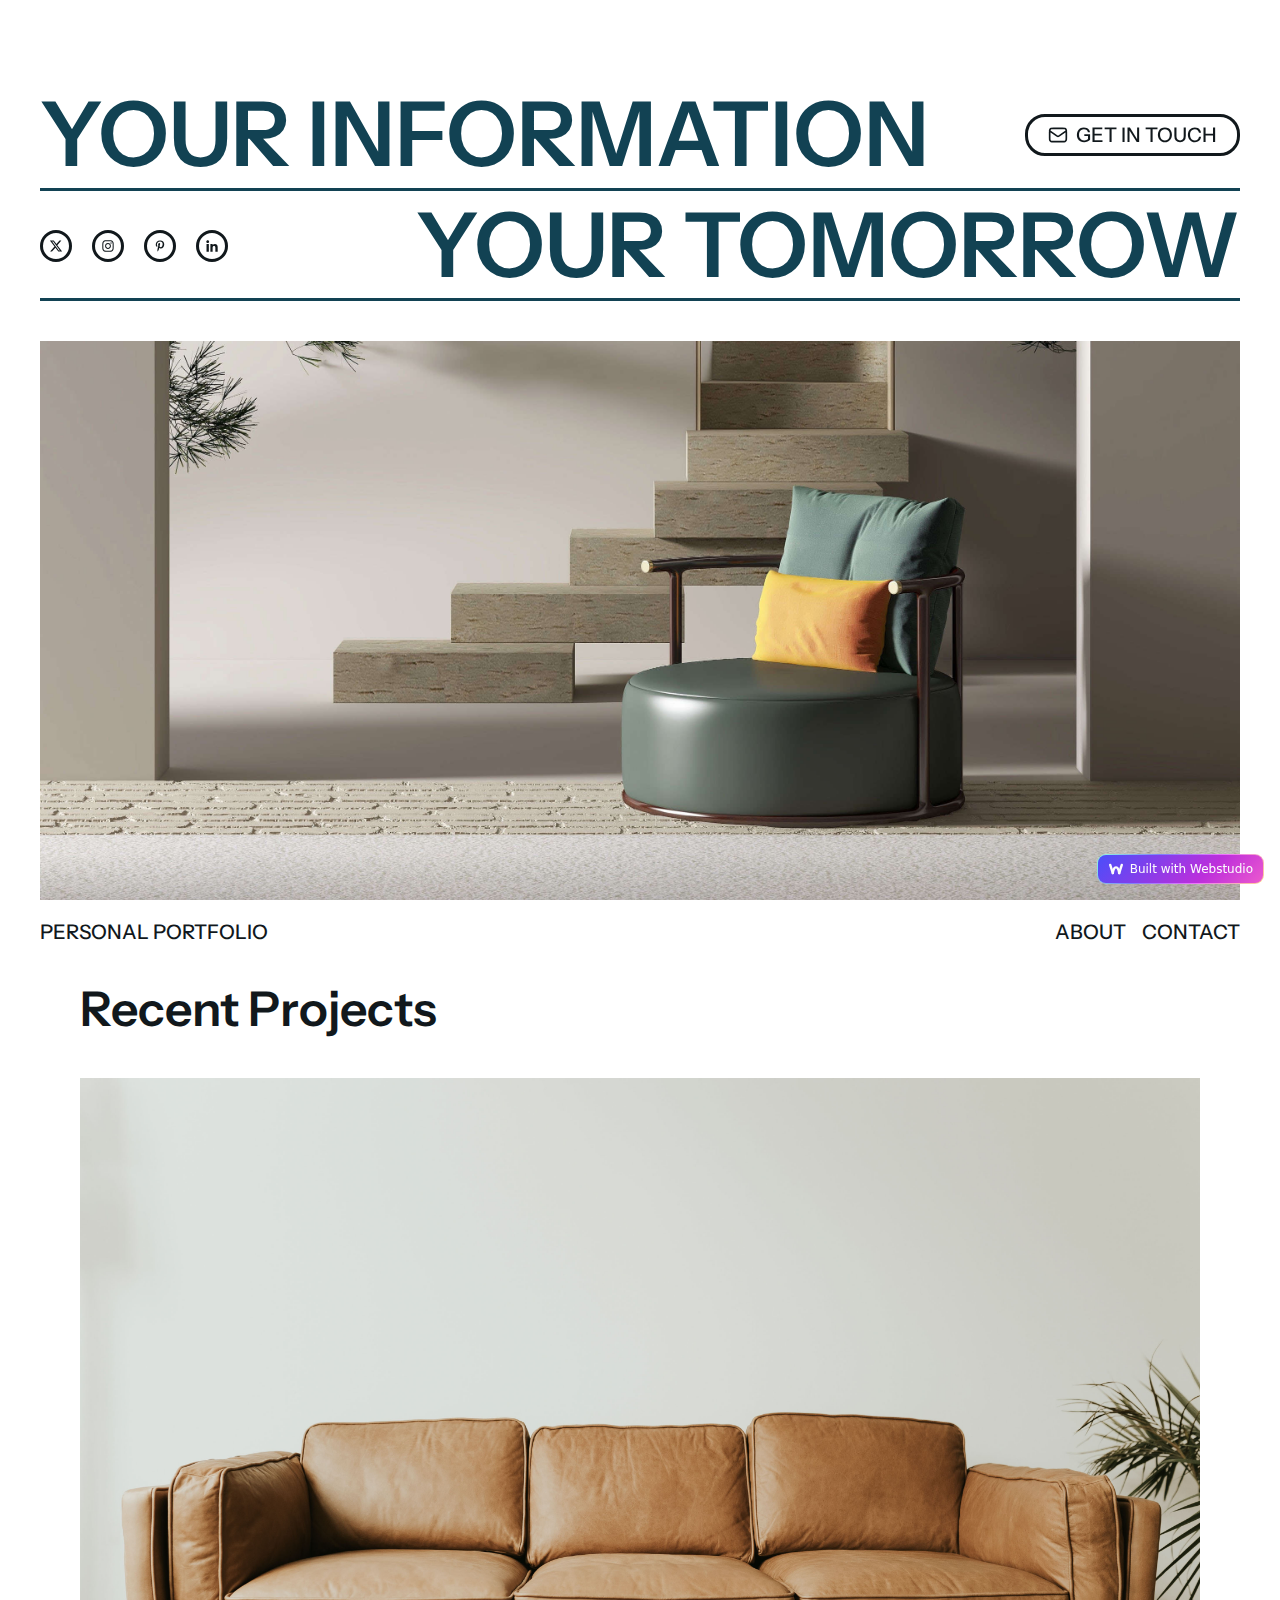
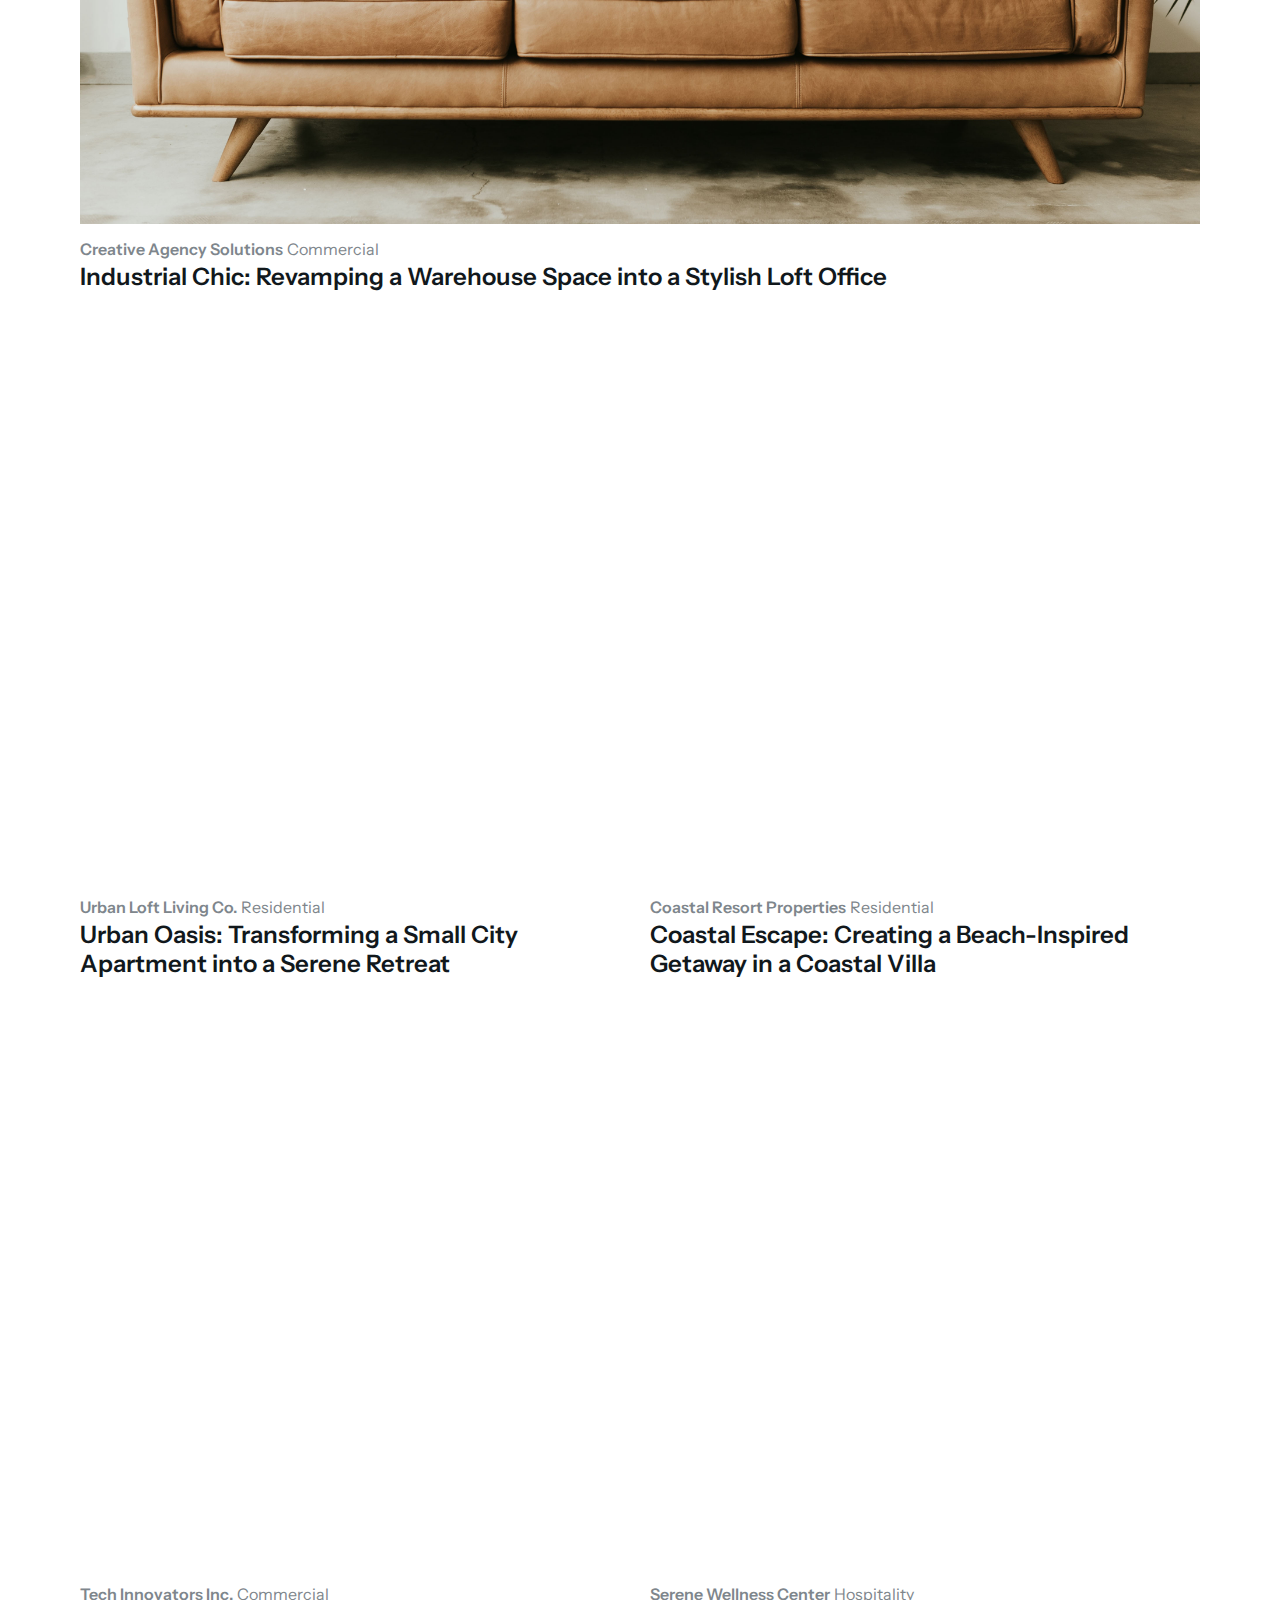
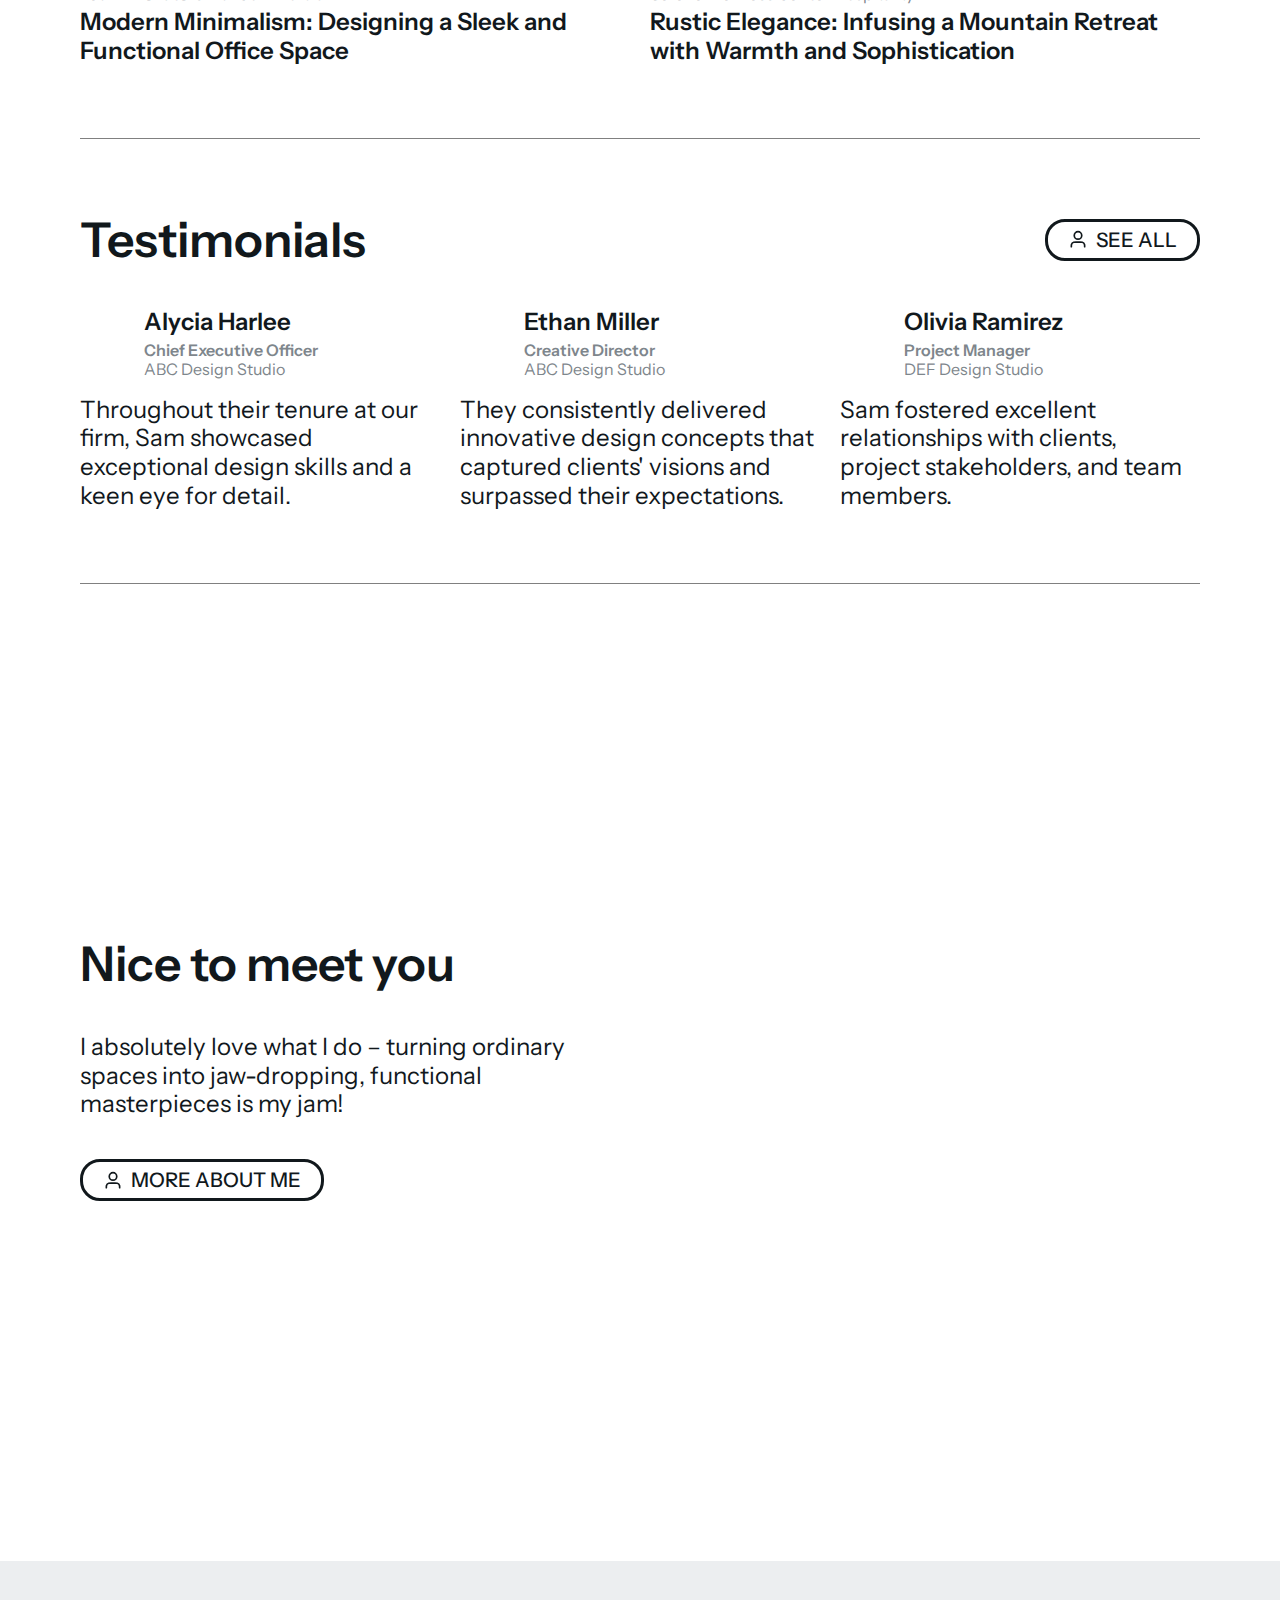
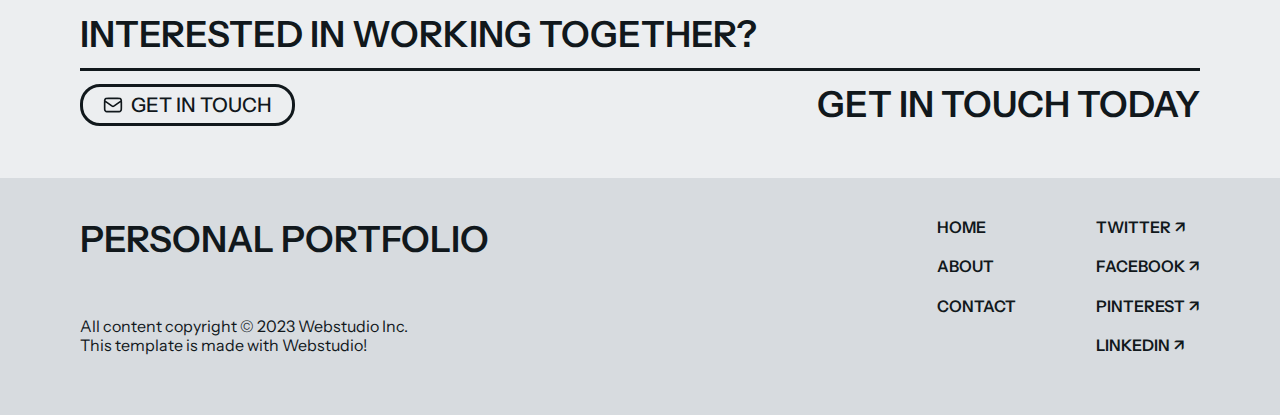
<file: index.html>
<!doctype html>
<html
  lang="en"
  data-ws-project="da79f43a-2e29-4cda-aa55-b422a76b6461"
  data-ws-last-published="2026-01-19T10:24:48.165Z"
>
  <head>
    <link
      rel="stylesheet"
      type="text/css"
      href="/assets/static/app_generated_index-6937cd5a.Ce1wTHLN.css"
    />
    <meta charset="UTF-8" />
    <meta name="viewport" content="width=device-width,initial-scale=1" />
    <link
      rel="preload"
      href="/assets/InstrumentSans-VariableFont_wdth_wght_o3etf9mcJeUAJ0jUkHwMF.ttf"
      as="font"
      crossorigin="anonymous"
    />
    <link
      rel="preload"
      href="/assets/SVG_Icon_34KbjMGJYz0OUHhl1EV0T.svg"
      as="image"
    />
    <link
      rel="preload"
      href="/assets/About_Icon_White_AYFGTaG0Xjjp6P34Tf0gb.svg"
      as="image"
    />
    <link
      rel="preload"
      href="/assets/Portfolio__Icon_VC6lMDbymwZEJV7H7JBQ3.svg"
      as="image"
    />
    <link
      rel="preload"
      href="/assets/Contact_Icon_White_67_HWShh4J6gTKgI61jvg.svg"
      as="image"
    />
    <meta property="og:url" content="https://url/" />
    <meta property="og:title" content="Home" />
    <meta property="og:type" content="website" />
    <meta
      property="og:image"
      content="/assets/home_YDQHYWEXL6mB9toB00sRj.png"
    />
    <meta property="twitter:card" content="summary_large_image" />
    <title>Home</title>
  </head>
  <body class="w-body">
    <div
      class="w-box c11lapjv c1tmx3h cjgcbjj c16jlf6y c1rcp7w9 c7p2prc czw8boz"
    >
      <div style="display: contents">
        <div style="display: contents">
          <div class="w-box c1sotb2x c1qk1h6g c1osc9n6 c1awg9k3 cyw754m">
            <div
              class="w-box c8nk80o c13x75cb cpeqh71 cqq2eg1 c18xl9bf cx9qu6t c1xrbobn ckydxof cunu00i cwy7e20 ctskr9n"
            >
              <a
                href="/"
                target="_self"
                prefetch="intent"
                class="w-link c1o8hml3 c16jlf6y c1ad1g5y c15lgcvk c1f6jgc2 c1qo8o4l clu3ty5"
                >Personal Portfolio</a
              >
              <div class="w-box c8nk80o c1ogvzo5 cqq2eg1 c18xl9bf c1fpug7s">
                <a
                  href="/about"
                  target="_self"
                  prefetch="intent"
                  class="w-link c1o8hml3 c16jlf6y c1ad1g5y c15lgcvk c1f6jgc2 c1qo8o4l c2lsnmx clu3ty5"
                  >About</a
                ><a
                  href="/contact"
                  target="_self"
                  prefetch="intent"
                  class="w-link c16jlf6y c1o8hml3 c1ad1g5y c15lgcvk c1f6jgc2 c1qo8o4l c2lsnmx clu3ty5"
                  >Contact</a
                >
              </div>
              <button
                type="button"
                class="w-button c13pijs9 c1scknq9 c13x75cb c7d3819 cenum42 cnewxw7 ch5h01i c1b9bckd ck9ixjl cf0pfnd c1ad1g5y cz2nl1p c1dt4ltr caix4s2 c1busqa9 cgt1h5s c1x7hxxo c12hgpsa c122p7hh cmxx3nh c1ki24lq ckkz1et"
                aria-haspopup="dialog"
                aria-expanded="false"
                aria-controls="radix-:R1im:"
                data-state="closed"
              >
                <div class="w-html-embed">
                  <svg
                    xmlns="http://www.w3.org/2000/svg"
                    viewBox="0 0 22 22"
                    fill="currentColor"
                    width="100%"
                    height="100%"
                    style="display: block"
                  >
                    <path
                      fill-rule="evenodd"
                      d="M2 5.998a.75.75 0 0 1 .75-.75h16.5a.75.75 0 0 1 0 1.5H2.75a.75.75 0 0 1-.75-.75Zm0 5.5a.75.75 0 0 1 .75-.75h16.5a.75.75 0 0 1 0 1.5H2.75a.75.75 0 0 1-.75-.75Zm0 5.5a.75.75 0 0 1 .75-.75h16.5a.75.75 0 0 1 0 1.5H2.75a.75.75 0 0 1-.75-.75Z"
                      clip-rule="evenodd"
                    />
                  </svg>
                </div>
              </button>
            </div>
          </div>
        </div>
      </div>
      <div
        class="w-box c1cnh0oy cd5r7jh ckydxof cunu00i c8nk80o c14pfhm5 c1a6r51h cyrajba c1sotb2x c1t7dt52 c1qk1h6g c68fyns c1osc9n6 cwy7e20 ctskr9n"
      >
        <div class="w-box c7p2prc c1jru4eg c1n9yegh c1f37pet c14pfhm5">
          <h1 class="w-heading cgiqncz cuuasv7 c8nk80o c14pfhm5 c7p2prc">
            <div
              class="w-text c1ol8vgd c15lgcvk c1lywmer c1ivme3m cd1rmow c1e3pejf c1t418cu ct22p2k cfzi32s c8og876 csrh4rp c140jchj c1b9a0m5"
            >
              Your Information
            </div>
            <div
              class="w-text c1ol8vgd c15lgcvk c1lywmer c1ivme3m cd1rmow c1e3pejf c1t418cu ct22p2k cfzi32s c8og876 c1bcgmvt csrh4rp c140jchj c1b9a0m5"
            >
              Your Tomorrow
            </div>
          </h1>
          <div
            class="w-box c1qk1h6g c1osc9n6 c68fyns c1t7dt52 c8nk80o c14pfhm5 c4atwyc c42d2do c1t6cxfb cme02t3 cm00p69 c18m0pjh c8r9u4b cncnyxj"
          >
            <div class="w-box cq68ihc c8nk80o c13x75cb c1ogvzo5 c1fcxglx">
              <div style="display: contents">
                <div style="display: contents">
                  <a
                    target="_self"
                    href="/contact"
                    prefetch="intent"
                    class="w-link cnhmrg7 cv8693i c1mfbi5p c1wfmwzd c1od6hx9 ceo1y7m c1ivme3m cd1rmow c1e3pejf c1t418cu c9jfr10 c4efqah c4xxk3j c1dvfaiy c1f6jgc2 c16jlf6y c8nk80o c13x75cb cyqg6ud c1c40v9p cjq2ygk c91j3x2 cmk8m2m c13trlse c13qd8os c16v63p8 c2j77oj c1db8le1 c12qkri5 co72ipd"
                    ><div class="w-box c1fyjyvq cqxga0r"></div>
                    <div
                      class="w-text c15lgcvk culjnom c1j8ubra c1o8hml3 c1ad1g5y c1f6jgc2 c1qo8o4l"
                    >
                      Get in touch
                    </div></a
                  >
                </div>
              </div>
            </div>
            <div
              class="w-box cq68ihc c8nk80o c13x75cb cyqg6ud c1n9yegh c1f37pet c1cxcrgv c1n81g8p c1fcxglx cme02t3 cm00p69"
            >
              <div style="display: contents">
                <div style="display: contents">
                  <a
                    target="_blank"
                    href="https://webstudio.is/"
                    class="w-link c1dt4ltr cz2nl1p c16jlf6y c1ivme3m cd1rmow c1e3pejf c1t418cu cnllpgu c1i1aojq c1yuknh1 c1qzzmdv c8nk80o cvcugnk c1db8le1 c1x9iwba"
                    ><div class="w-html-embed">
                      <svg
                        xmlns="http://www.w3.org/2000/svg"
                        width="100%"
                        height="100%"
                        viewBox="0 0 32 32"
                        fill="none"
                      >
                        <path
                          d="M24.0516 3.3457H28.3452L18.9651 14.0671L30 28.6564H21.3598L14.5924 19.8081L6.84902 28.6564H2.55291L12.5858 17.1887L2 3.3457H10.8596L16.9767 11.4335L24.0516 3.3457ZM22.5448 26.0864H24.9238L9.56687 5.78073H7.01386L22.5448 26.0864Z"
                          fill="currentcolor
"
                        ></path>
                      </svg></div
                  ></a>
                </div>
              </div>
              <div style="display: contents">
                <div style="display: contents">
                  <a
                    target="_blank"
                    href="https://webstudio.is/"
                    class="w-link c1dt4ltr cz2nl1p c8nk80o c16jlf6y c1ivme3m cd1rmow c1e3pejf c1t418cu cnllpgu c1i1aojq c1yuknh1 c1qzzmdv cvcugnk c1x9iwba c1db8le1"
                    ><div class="w-html-embed">
                      <svg
                        xmlns="http://www.w3.org/2000/svg"
                        width="100%"
                        height="100%"
                        viewBox="0 0 32 32"
                        fill="none"
                      >
                        <path
                          fill-rule="evenodd"
                          clip-rule="evenodd"
                          d="M16 9.32426C12.313 9.32426 9.32426 12.313 9.32426 16C9.32426 19.6868 12.313 22.6756 16 22.6756C19.6868 22.6756 22.6756 19.6868 22.6756 16C22.6756 12.313 19.6868 9.32426 16 9.32426ZM16 20.3333C13.6067 20.3333 11.6666 18.3932 11.6666 16C11.6666 13.6067 13.6067 11.6666 16 11.6666C18.3932 11.6666 20.3333 13.6067 20.3333 16C20.3333 18.3932 18.3932 20.3333 16 20.3333Z"
                          fill="currentcolor"
                        ></path>
                        <path
                          d="M22.9422 10.6203C23.8038 10.6203 24.5023 9.92187 24.5023 9.06029C24.5023 8.19872 23.8038 7.50032 22.9422 7.50032C22.0807 7.50032 21.3822 8.19872 21.3822 9.06029C21.3822 9.92187 22.0807 10.6203 22.9422 10.6203Z"
                          fill="currentcolor"
                        ></path>
                        <path
                          fill-rule="evenodd"
                          clip-rule="evenodd"
                          d="M16 3C12.4694 3 12.0267 3.01497 10.6401 3.07823C9.25642 3.14139 8.3114 3.36112 7.48445 3.68251C6.62959 4.01473 5.90461 4.45925 5.1819 5.18195C4.45919 5.90466 4.01468 6.62964 3.68246 7.48451C3.36107 8.3114 3.14134 9.25642 3.07818 10.6401C3.01491 12.0267 3 12.4694 3 16C3 19.5306 3.01491 19.9733 3.07818 21.3599C3.14134 22.7436 3.36107 23.6886 3.68246 24.5155C4.01468 25.3704 4.45919 26.0953 5.1819 26.8181C5.90461 27.5408 6.62959 27.9853 7.48445 28.3175C8.3114 28.6389 9.25642 28.8587 10.6401 28.9218C12.0267 28.985 12.4694 29 16 29C19.5306 29 19.9733 28.985 21.3599 28.9218C22.7436 28.8587 23.6886 28.6389 24.5155 28.3175C25.3704 27.9853 26.0953 27.5408 26.8181 26.8181C27.5408 26.0953 27.9853 25.3704 28.3175 24.5155C28.6389 23.6886 28.8587 22.7436 28.9218 21.3599C28.985 19.9733 29 19.5306 29 16C29 12.4694 28.985 12.0267 28.9218 10.6401C28.8587 9.25642 28.6389 8.3114 28.3175 7.48451C27.9853 6.62964 27.5408 5.90466 26.8181 5.18195C26.0953 4.45925 25.3704 4.01473 24.5155 3.68251C23.6886 3.36112 22.7436 3.14139 21.3599 3.07823C19.9733 3.01497 19.5306 3 16 3ZM16 5.34239C19.4711 5.34239 19.8823 5.3556 21.2531 5.41814C22.5206 5.47599 23.2089 5.68777 23.667 5.86575C24.2738 6.10158 24.7069 6.38334 25.1618 6.83822C25.6167 7.29311 25.8984 7.72622 26.1342 8.33297C26.3123 8.79106 26.5241 9.4794 26.5819 10.7469C26.6444 12.1177 26.6577 12.5289 26.6577 16C26.6577 19.4711 26.6444 19.8823 26.5819 21.2531C26.5241 22.5206 26.3123 23.2089 26.1342 23.667C25.8984 24.2738 25.6167 24.7069 25.1618 25.1618C24.7069 25.6167 24.2738 25.8984 23.667 26.1342C23.2089 26.3123 22.5206 26.5241 21.2531 26.5819C19.8825 26.6444 19.4714 26.6577 16 26.6577C12.5286 26.6577 12.1175 26.6444 10.7469 26.5819C9.4794 26.5241 8.79106 26.3123 8.33297 26.1342C7.72617 25.8984 7.29311 25.6167 6.83817 25.1618C6.38329 24.7069 6.10153 24.2738 5.86575 23.667C5.68772 23.2089 5.47594 22.5206 5.41809 21.2531C5.35555 19.8823 5.34234 19.4711 5.34234 16C5.34234 12.5289 5.35555 12.1177 5.41809 10.7469C5.47594 9.4794 5.68772 8.79106 5.86575 8.33297C6.10153 7.72622 6.38329 7.29311 6.83817 6.83822C7.29311 6.38334 7.72617 6.10158 8.33297 5.86575C8.79106 5.68777 9.4794 5.47599 10.7469 5.41814C12.1177 5.3556 12.5289 5.34239 16 5.34239Z"
                          fill="currentcolor"
                        ></path>
                      </svg></div
                  ></a>
                </div>
              </div>
              <div style="display: contents">
                <div style="display: contents">
                  <a
                    target="_blank"
                    href="https://webstudio.is/"
                    class="w-link c1dt4ltr cz2nl1p c8nk80o c1ivme3m cd1rmow c1e3pejf c1t418cu cnllpgu c1i1aojq c1yuknh1 c1qzzmdv c16jlf6y cvcugnk c1db8le1 c1x9iwba"
                    ><div class="w-html-embed">
                      <svg
                        xmlns="http://www.w3.org/2000/svg"
                        width="100%"
                        height="100%"
                        viewBox="0 0 32 32"
                        fill="none"
                      >
                        <path
                          d="M9.10234 17.7908C9.39008 17.8867 9.77372 17.7908 9.86963 17.4072C9.96555 17.1194 10.0615 16.544 10.1574 16.2562C10.2533 15.8726 10.2533 15.7767 9.96555 15.4889C9.39008 14.8176 9.00643 13.9544 9.00643 12.7075C9.00643 9.06287 11.692 5.80188 16.1039 5.80188C19.9403 5.80188 22.0504 8.19967 22.0504 11.2688C22.0504 15.393 20.2281 18.9418 17.4466 18.9418C15.9121 18.9418 14.857 17.6949 15.1448 16.1603C15.6243 14.338 16.3916 12.4198 16.3916 11.077C16.3916 9.92607 15.7202 8.96696 14.4734 8.96696C12.9388 8.96696 11.692 10.5975 11.692 12.7075C11.692 14.0503 12.1715 15.0094 12.1715 15.0094C12.1715 15.0094 10.6369 21.6273 10.3492 22.8741C9.77372 25.176 10.2533 28.0534 10.3492 28.3411C10.3492 28.5329 10.6369 28.5329 10.7328 28.437C10.8288 28.2452 12.747 26.0392 13.3225 23.7373C13.5143 23.066 14.3775 19.805 14.3775 19.805C14.857 20.7641 16.2957 21.6273 17.9262 21.6273C22.53 21.6273 25.695 17.4072 25.695 11.7484C25.695 7.52829 22.0504 3.5 16.5834 3.5C9.77372 3.5 6.32091 8.39149 6.32091 12.5157C6.12909 14.8176 7.0882 17.0235 9.10234 17.7908Z"
                          fill="currentcolor"
                        ></path>
                      </svg></div
                  ></a>
                </div>
              </div>
              <div style="display: contents">
                <div style="display: contents">
                  <a
                    target="_blank"
                    href="https://webstudio.is/"
                    class="w-link c1dt4ltr cz2nl1p c8nk80o c16jlf6y c1ivme3m cd1rmow c1e3pejf c1t418cu cnllpgu c1i1aojq c1yuknh1 c1qzzmdv cvcugnk c1db8le1 c1x9iwba"
                    ><div class="w-html-embed">
                      <svg
                        xmlns="http://www.w3.org/2000/svg"
                        width="100%"
                        height="100%"
                        viewBox="0 0 32 32"
                        fill="none"
                      >
                        <path
                          fill-rule="evenodd"
                          clip-rule="evenodd"
                          d="M6.19097 9.38193C7.96372 9.38193 9.38193 7.96372 9.38193 6.19097C9.38193 4.41821 7.96372 3 6.19097 3C4.41821 3 3 4.41821 3 6.19097C3 7.96372 4.41821 9.38193 6.19097 9.38193ZM8.79225 11.6267H3.47397V28.9997H8.79225V11.6267ZM20.7266 16.0003C18.5993 16.0003 17.4174 17.4186 17.4174 19.9004C17.4174 22.5005 17.4174 29.0006 17.5356 29.0006H12.3355V11.6275H17.5356V13.9912C17.5356 13.9912 19.072 11.1548 22.7357 11.1548C26.3994 11.1548 28.9994 13.4003 28.9994 18.0095V29.0006H23.6812V19.9004C23.6812 17.4186 22.7357 16.0003 20.7266 16.0003Z"
                          fill="currentcolor"
                        ></path>
                      </svg></div
                  ></a>
                </div>
              </div>
              <div style="display: contents">
                <div style="display: contents"></div>
              </div>
              <div style="display: contents">
                <div style="display: contents"></div>
              </div>
              <div style="display: contents">
                <div style="display: contents"></div>
              </div>
              <div style="display: contents">
                <div style="display: contents"></div>
              </div>
            </div>
          </div>
        </div>
        <div class="w-box c68bo36 c1qutx8k c1outejm c1661bk4">
          <img
            alt=""
            src="/assets/jason-wang-5MG8cQbw-T8-unsplash_StJdZ_IllIv__SQA5S3nB.jpg"
            class="w-image c68bo36 c1ttc2dv c1661bk4 c1xkrcu9 c7mpuod"
            sizes="(min-width: 1280px) 50vw, 100vw"
            srcset="
              /assets/jason-wang-5MG8cQbw-T8-unsplash_StJdZ_IllIv__SQA5S3nB.jpg  384w,
              /assets/jason-wang-5MG8cQbw-T8-unsplash_StJdZ_IllIv__SQA5S3nB.jpg  640w,
              /assets/jason-wang-5MG8cQbw-T8-unsplash_StJdZ_IllIv__SQA5S3nB.jpg  750w,
              /assets/jason-wang-5MG8cQbw-T8-unsplash_StJdZ_IllIv__SQA5S3nB.jpg  828w,
              /assets/jason-wang-5MG8cQbw-T8-unsplash_StJdZ_IllIv__SQA5S3nB.jpg 1080w,
              /assets/jason-wang-5MG8cQbw-T8-unsplash_StJdZ_IllIv__SQA5S3nB.jpg 1200w,
              /assets/jason-wang-5MG8cQbw-T8-unsplash_StJdZ_IllIv__SQA5S3nB.jpg 1920w,
              /assets/jason-wang-5MG8cQbw-T8-unsplash_StJdZ_IllIv__SQA5S3nB.jpg 2048w,
              /assets/jason-wang-5MG8cQbw-T8-unsplash_StJdZ_IllIv__SQA5S3nB.jpg 3840w
            "
            decoding="async"
            loading="lazy"
          />
        </div>
      </div>
      <div
        class="w-box c7p2prc c42d2do c14pfhm5 csgrrs c363nkm cyw754m c199s1ik"
      >
        <div
          class="w-box c3lk5pa c1eq3wrs c6b6nxe c8nk80o c14pfhm5 cswqhtm cty76jx citcu8z c15cspf0 c6kwm01 c18m0pjh c7in0j3 c14cp74y c1hfs0g9 cuyrjma czn5lo9 c12f1nir"
        >
          <div class="w-box c8nk80o c14pfhm5 c1a6r51h cyrajba">
            <h1 class="w-heading c1lywmer ce8e3ub cgiqncz cuuasv7 cf91v3h">
              Recent Projects
            </h1>
            <a
              href="/project"
              target="_self"
              prefetch="intent"
              class="w-link c1f6jgc2 c8nk80o c14pfhm5 cqq2eg1 c18xl9bf c16jlf6y"
              ><div class="w-box c1igsn7p c1qutx8k c1outejm">
                <img
                  alt=""
                  src="/assets/paul-weaver-nWidMEQsnAQ-unsplash_Hd9bvJ49YlnnKKVNOBIT4.jpeg"
                  class="w-image c68bo36 c1661bk4 c1ttc2dv c8fybya"
                  sizes="(min-width: 1280px) 50vw, 100vw"
                  srcset="
                    /assets/paul-weaver-nWidMEQsnAQ-unsplash_Hd9bvJ49YlnnKKVNOBIT4.jpeg  384w,
                    /assets/paul-weaver-nWidMEQsnAQ-unsplash_Hd9bvJ49YlnnKKVNOBIT4.jpeg  640w,
                    /assets/paul-weaver-nWidMEQsnAQ-unsplash_Hd9bvJ49YlnnKKVNOBIT4.jpeg  750w,
                    /assets/paul-weaver-nWidMEQsnAQ-unsplash_Hd9bvJ49YlnnKKVNOBIT4.jpeg  828w,
                    /assets/paul-weaver-nWidMEQsnAQ-unsplash_Hd9bvJ49YlnnKKVNOBIT4.jpeg 1080w,
                    /assets/paul-weaver-nWidMEQsnAQ-unsplash_Hd9bvJ49YlnnKKVNOBIT4.jpeg 1200w,
                    /assets/paul-weaver-nWidMEQsnAQ-unsplash_Hd9bvJ49YlnnKKVNOBIT4.jpeg 1920w,
                    /assets/paul-weaver-nWidMEQsnAQ-unsplash_Hd9bvJ49YlnnKKVNOBIT4.jpeg 2048w,
                    /assets/paul-weaver-nWidMEQsnAQ-unsplash_Hd9bvJ49YlnnKKVNOBIT4.jpeg 3840w
                  "
                  decoding="async"
                  loading="lazy"
                />
              </div>
              <div class="w-box c8nk80o c14pfhm5 ceob71o c1gzwxt8">
                <div
                  class="w-box c1wi1me0 c8nk80o cc3q8ja ceob71o cyvk86c cqrult6"
                >
                  <div class="w-text c1ytpk7j c1lywmer c6mllus">
                    Creative Agency Solutions
                  </div>
                  <div class="w-text c1ytpk7j c6mllus">Commercial</div>
                </div>
                <div class="w-text c1lywmer">
                  Industrial Chic: Revamping a Warehouse Space into a Stylish
                  Loft Office
                </div>
              </div></a
            >
            <div class="w-box c8nk80o c1n9yegh cyrajba c18m0pjh">
              <a
                href="/project"
                target="_self"
                prefetch="intent"
                class="w-link c1f6jgc2 c8nk80o c14pfhm5 cqq2eg1 c18xl9bf c16jlf6y c68bo36"
                ><div class="w-box c68bo36 c1fyjyvq c1qutx8k c1outejm">
                  <img
                    alt=""
                    src="/assets/kara-eads-L7EwHkq1B2s-unsplash_hZnqf6_CYa3hSkI38E38B.jpg"
                    class="w-image c68bo36 c1661bk4 c1ttc2dv"
                    sizes="(min-width: 1280px) 50vw, 100vw"
                    srcset="
                      /assets/kara-eads-L7EwHkq1B2s-unsplash_hZnqf6_CYa3hSkI38E38B.jpg  384w,
                      /assets/kara-eads-L7EwHkq1B2s-unsplash_hZnqf6_CYa3hSkI38E38B.jpg  640w,
                      /assets/kara-eads-L7EwHkq1B2s-unsplash_hZnqf6_CYa3hSkI38E38B.jpg  750w,
                      /assets/kara-eads-L7EwHkq1B2s-unsplash_hZnqf6_CYa3hSkI38E38B.jpg  828w,
                      /assets/kara-eads-L7EwHkq1B2s-unsplash_hZnqf6_CYa3hSkI38E38B.jpg 1080w,
                      /assets/kara-eads-L7EwHkq1B2s-unsplash_hZnqf6_CYa3hSkI38E38B.jpg 1200w,
                      /assets/kara-eads-L7EwHkq1B2s-unsplash_hZnqf6_CYa3hSkI38E38B.jpg 1920w,
                      /assets/kara-eads-L7EwHkq1B2s-unsplash_hZnqf6_CYa3hSkI38E38B.jpg 2048w,
                      /assets/kara-eads-L7EwHkq1B2s-unsplash_hZnqf6_CYa3hSkI38E38B.jpg 3840w
                    "
                    decoding="async"
                    loading="lazy"
                  />
                </div>
                <div class="w-box c8nk80o c14pfhm5 ceob71o c1gzwxt8">
                  <div
                    class="w-box c1wi1me0 c8nk80o cc3q8ja ceob71o cyvk86c cqrult6"
                  >
                    <div class="w-text c1ytpk7j c1lywmer c6mllus">
                      Urban Loft Living Co.
                    </div>
                    <div class="w-text c1ytpk7j c6mllus">Residential</div>
                  </div>
                  <div class="w-text c1lywmer">
                    Urban Oasis: Transforming a Small City Apartment into a
                    Serene Retreat
                  </div>
                </div></a
              ><a
                href="/project"
                target="_self"
                prefetch="intent"
                class="w-link c1f6jgc2 c8nk80o c14pfhm5 cqq2eg1 c18xl9bf c16jlf6y c68bo36"
                ><div class="w-box c68bo36 c1fyjyvq c1qutx8k c1outejm">
                  <img
                    alt=""
                    src="/assets/earl-wilcox-3xpQCOOe6hM-unsplash_2NerSMvO382JJHUQu1XdM.jpg"
                    class="w-image c68bo36 c1661bk4 c1ttc2dv"
                    sizes="(min-width: 1280px) 50vw, 100vw"
                    srcset="
                      /assets/earl-wilcox-3xpQCOOe6hM-unsplash_2NerSMvO382JJHUQu1XdM.jpg  384w,
                      /assets/earl-wilcox-3xpQCOOe6hM-unsplash_2NerSMvO382JJHUQu1XdM.jpg  640w,
                      /assets/earl-wilcox-3xpQCOOe6hM-unsplash_2NerSMvO382JJHUQu1XdM.jpg  750w,
                      /assets/earl-wilcox-3xpQCOOe6hM-unsplash_2NerSMvO382JJHUQu1XdM.jpg  828w,
                      /assets/earl-wilcox-3xpQCOOe6hM-unsplash_2NerSMvO382JJHUQu1XdM.jpg 1080w,
                      /assets/earl-wilcox-3xpQCOOe6hM-unsplash_2NerSMvO382JJHUQu1XdM.jpg 1200w,
                      /assets/earl-wilcox-3xpQCOOe6hM-unsplash_2NerSMvO382JJHUQu1XdM.jpg 1920w,
                      /assets/earl-wilcox-3xpQCOOe6hM-unsplash_2NerSMvO382JJHUQu1XdM.jpg 2048w,
                      /assets/earl-wilcox-3xpQCOOe6hM-unsplash_2NerSMvO382JJHUQu1XdM.jpg 3840w
                    "
                    decoding="async"
                    loading="lazy"
                  />
                </div>
                <div class="w-box c8nk80o c14pfhm5 ceob71o c1gzwxt8">
                  <div
                    class="w-box c1wi1me0 c8nk80o cc3q8ja ceob71o cyvk86c cqrult6"
                  >
                    <div class="w-text c1ytpk7j c1lywmer c6mllus">
                      Coastal Resort Properties
                    </div>
                    <div class="w-text c1ytpk7j c6mllus">Residential</div>
                  </div>
                  <div class="w-text c1lywmer">
                    Coastal Escape: Creating a Beach-Inspired Getaway in a
                    Coastal Villa
                  </div>
                </div></a
              >
            </div>
            <div class="w-box c8nk80o c1n9yegh cyrajba c18m0pjh">
              <a
                href="/project"
                target="_self"
                prefetch="intent"
                class="w-link c1f6jgc2 c8nk80o c14pfhm5 cqq2eg1 c18xl9bf c16jlf6y c68bo36"
                ><div class="w-box c68bo36 c1fyjyvq c1qutx8k c1outejm">
                  <img
                    alt=""
                    src="/assets/charlesdeluvio-0Y1qUg1w2bs-unsplash_UR8HvTkMX3wmlnQBNynB0.jpg"
                    class="w-image c68bo36 c1661bk4 c1ttc2dv"
                    sizes="(min-width: 1280px) 50vw, 100vw"
                    srcset="
                      /assets/charlesdeluvio-0Y1qUg1w2bs-unsplash_UR8HvTkMX3wmlnQBNynB0.jpg  384w,
                      /assets/charlesdeluvio-0Y1qUg1w2bs-unsplash_UR8HvTkMX3wmlnQBNynB0.jpg  640w,
                      /assets/charlesdeluvio-0Y1qUg1w2bs-unsplash_UR8HvTkMX3wmlnQBNynB0.jpg  750w,
                      /assets/charlesdeluvio-0Y1qUg1w2bs-unsplash_UR8HvTkMX3wmlnQBNynB0.jpg  828w,
                      /assets/charlesdeluvio-0Y1qUg1w2bs-unsplash_UR8HvTkMX3wmlnQBNynB0.jpg 1080w,
                      /assets/charlesdeluvio-0Y1qUg1w2bs-unsplash_UR8HvTkMX3wmlnQBNynB0.jpg 1200w,
                      /assets/charlesdeluvio-0Y1qUg1w2bs-unsplash_UR8HvTkMX3wmlnQBNynB0.jpg 1920w,
                      /assets/charlesdeluvio-0Y1qUg1w2bs-unsplash_UR8HvTkMX3wmlnQBNynB0.jpg 2048w,
                      /assets/charlesdeluvio-0Y1qUg1w2bs-unsplash_UR8HvTkMX3wmlnQBNynB0.jpg 3840w
                    "
                    decoding="async"
                    loading="lazy"
                  />
                </div>
                <div class="w-box c8nk80o c14pfhm5 ceob71o c1gzwxt8">
                  <div
                    class="w-box c1wi1me0 c8nk80o cc3q8ja ceob71o cyvk86c cqrult6"
                  >
                    <div class="w-text c1ytpk7j c1lywmer c6mllus">
                      Tech Innovators Inc.
                    </div>
                    <div class="w-text c1ytpk7j c6mllus">Commercial</div>
                  </div>
                  <div class="w-text c1lywmer">
                    Modern Minimalism: Designing a Sleek and Functional Office
                    Space
                  </div>
                </div></a
              ><a
                href="/project"
                target="_self"
                prefetch="intent"
                class="w-link c1f6jgc2 c8nk80o c14pfhm5 cqq2eg1 c18xl9bf c16jlf6y c68bo36"
                ><div class="w-box c68bo36 c1fyjyvq c1qutx8k c1outejm">
                  <img
                    alt=""
                    src="/assets/spacejoy-h2_3dL9yLpU-unsplash_hWjk4TmVrAs44kmu5MuQ2.jpg"
                    class="w-image c68bo36 c1661bk4 c1ttc2dv"
                    sizes="(min-width: 1280px) 50vw, 100vw"
                    srcset="
                      /assets/spacejoy-h2_3dL9yLpU-unsplash_hWjk4TmVrAs44kmu5MuQ2.jpg  384w,
                      /assets/spacejoy-h2_3dL9yLpU-unsplash_hWjk4TmVrAs44kmu5MuQ2.jpg  640w,
                      /assets/spacejoy-h2_3dL9yLpU-unsplash_hWjk4TmVrAs44kmu5MuQ2.jpg  750w,
                      /assets/spacejoy-h2_3dL9yLpU-unsplash_hWjk4TmVrAs44kmu5MuQ2.jpg  828w,
                      /assets/spacejoy-h2_3dL9yLpU-unsplash_hWjk4TmVrAs44kmu5MuQ2.jpg 1080w,
                      /assets/spacejoy-h2_3dL9yLpU-unsplash_hWjk4TmVrAs44kmu5MuQ2.jpg 1200w,
                      /assets/spacejoy-h2_3dL9yLpU-unsplash_hWjk4TmVrAs44kmu5MuQ2.jpg 1920w,
                      /assets/spacejoy-h2_3dL9yLpU-unsplash_hWjk4TmVrAs44kmu5MuQ2.jpg 2048w,
                      /assets/spacejoy-h2_3dL9yLpU-unsplash_hWjk4TmVrAs44kmu5MuQ2.jpg 3840w
                    "
                    decoding="async"
                    loading="lazy"
                  />
                </div>
                <div class="w-box c8nk80o c14pfhm5 ceob71o c1gzwxt8">
                  <div
                    class="w-box c1wi1me0 c8nk80o cc3q8ja ceob71o cyvk86c cqrult6"
                  >
                    <div class="w-text c1ytpk7j c1lywmer c6mllus">
                      Serene Wellness Center
                    </div>
                    <div class="w-text c1ytpk7j c6mllus">Hospitality</div>
                  </div>
                  <div class="w-text c1lywmer">
                    Rustic Elegance: Infusing a Mountain Retreat with Warmth and
                    Sophistication
                  </div>
                </div></a
              >
            </div>
          </div>
          <hr class="w-separator c68bo36" />
          <div class="w-box c8nk80o c14pfhm5 c68bo36 c1a6r51h cyrajba">
            <div
              class="w-box c8nk80o cqrult6 c13x75cb cpeqh71 ceob71o c1gzwxt8"
            >
              <h1 class="w-heading cgiqncz cuuasv7 c1lywmer ce8e3ub cf91v3h">
                Testimonials
              </h1>
              <a
                href="/about"
                target="_self"
                prefetch="intent"
                class="w-link cnhmrg7 cv8693i c1mfbi5p c1wfmwzd c1od6hx9 ceo1y7m c1ivme3m cd1rmow c1e3pejf c1t418cu c9jfr10 c4efqah c4xxk3j c1dvfaiy c1f6jgc2 c16jlf6y c8nk80o c13x75cb cyqg6ud c1c40v9p cjq2ygk c91j3x2 c1nh4z3d c13trlse c13qd8os c16v63p8 c2j77oj c1db8le1 c12qkri5 c17e6x85"
                ><div class="w-box c1fyjyvq cqxga0r"></div>
                <div
                  class="w-text c15lgcvk c1o8hml3 c1ad1g5y c1f6jgc2 c1qo8o4l"
                >
                  See ALL
                </div></a
              >
            </div>
            <div style="display: contents">
              <div style="display: contents">
                <div class="w-box c8nk80o c1n9yegh cyrajba c61x9or">
                  <div class="w-box c8nk80o c14pfhm5 c68bo36 cqq2eg1 c18xl9bf">
                    <div class="w-box c8nk80o c13x75cb cyqg6ud cqq2eg1 cv8693i">
                      <div
                        class="w-box c1lr5y2d c1lrid cxfkus7 c13xknd8 cq8x19e crx3gtk c1qutx8k c1outejm"
                      >
                        <img
                          alt=""
                          src="/assets/austin-wade-xjGZFo7X_nc-unsplash_v_-D6mc2Q7cYhwmxPTzua.jpeg"
                          class="w-image c68bo36 c1661bk4 c1ttc2dv"
                          sizes="(min-width: 1280px) 50vw, 100vw"
                          srcset="
                            /assets/austin-wade-xjGZFo7X_nc-unsplash_v_-D6mc2Q7cYhwmxPTzua.jpeg  384w,
                            /assets/austin-wade-xjGZFo7X_nc-unsplash_v_-D6mc2Q7cYhwmxPTzua.jpeg  640w,
                            /assets/austin-wade-xjGZFo7X_nc-unsplash_v_-D6mc2Q7cYhwmxPTzua.jpeg  750w,
                            /assets/austin-wade-xjGZFo7X_nc-unsplash_v_-D6mc2Q7cYhwmxPTzua.jpeg  828w,
                            /assets/austin-wade-xjGZFo7X_nc-unsplash_v_-D6mc2Q7cYhwmxPTzua.jpeg 1080w,
                            /assets/austin-wade-xjGZFo7X_nc-unsplash_v_-D6mc2Q7cYhwmxPTzua.jpeg 1200w,
                            /assets/austin-wade-xjGZFo7X_nc-unsplash_v_-D6mc2Q7cYhwmxPTzua.jpeg 1920w,
                            /assets/austin-wade-xjGZFo7X_nc-unsplash_v_-D6mc2Q7cYhwmxPTzua.jpeg 2048w,
                            /assets/austin-wade-xjGZFo7X_nc-unsplash_v_-D6mc2Q7cYhwmxPTzua.jpeg 3840w
                          "
                          decoding="async"
                          loading="lazy"
                        />
                      </div>
                      <div class="w-box c8nk80o c14pfhm5 ceob71o c1gzwxt8">
                        <div class="w-text c1lywmer">Alycia Harlee</div>
                        <div
                          class="w-box c1wi1me0 c8nk80o c14pfhm5 cc3q8ja ceob71o cyvk86c c2y17za c18m0pjh"
                        >
                          <div class="w-text c1ytpk7j c1lywmer c6mllus">
                            Chief Executive Officer
                          </div>
                          <div class="w-text c1ytpk7j c6mllus">
                            ABC Design Studio
                          </div>
                        </div>
                      </div>
                    </div>
                    <p class="w-paragraph cgiqncz cuuasv7">
                      Throughout their tenure at our firm, Sam showcased
                      exceptional design skills and a keen eye for detail.
                    </p>
                  </div>
                  <div class="w-box c8nk80o c14pfhm5 c68bo36 cqq2eg1 c18xl9bf">
                    <div class="w-box c8nk80o c13x75cb cyqg6ud cqq2eg1 cv8693i">
                      <div
                        class="w-box c1lr5y2d c1lrid cxfkus7 c13xknd8 cq8x19e crx3gtk c1qutx8k c1outejm"
                      >
                        <img
                          alt=""
                          src="/assets/foto-sushi-6anudmpILw4-unsplash_h5hwOTKnnNXVSB6AaMHYT.jpeg"
                          class="w-image c68bo36 c1661bk4 c1ttc2dv"
                          sizes="(min-width: 1280px) 50vw, 100vw"
                          srcset="
                            /assets/foto-sushi-6anudmpILw4-unsplash_h5hwOTKnnNXVSB6AaMHYT.jpeg  384w,
                            /assets/foto-sushi-6anudmpILw4-unsplash_h5hwOTKnnNXVSB6AaMHYT.jpeg  640w,
                            /assets/foto-sushi-6anudmpILw4-unsplash_h5hwOTKnnNXVSB6AaMHYT.jpeg  750w,
                            /assets/foto-sushi-6anudmpILw4-unsplash_h5hwOTKnnNXVSB6AaMHYT.jpeg  828w,
                            /assets/foto-sushi-6anudmpILw4-unsplash_h5hwOTKnnNXVSB6AaMHYT.jpeg 1080w,
                            /assets/foto-sushi-6anudmpILw4-unsplash_h5hwOTKnnNXVSB6AaMHYT.jpeg 1200w,
                            /assets/foto-sushi-6anudmpILw4-unsplash_h5hwOTKnnNXVSB6AaMHYT.jpeg 1920w,
                            /assets/foto-sushi-6anudmpILw4-unsplash_h5hwOTKnnNXVSB6AaMHYT.jpeg 2048w,
                            /assets/foto-sushi-6anudmpILw4-unsplash_h5hwOTKnnNXVSB6AaMHYT.jpeg 3840w
                          "
                          decoding="async"
                          loading="lazy"
                        />
                      </div>
                      <div class="w-box c8nk80o c14pfhm5 ceob71o c1gzwxt8">
                        <div class="w-text c1lywmer">Ethan Miller</div>
                        <div
                          class="w-box c1wi1me0 c8nk80o c14pfhm5 cc3q8ja ceob71o cyvk86c c2y17za c18m0pjh"
                        >
                          <div class="w-text c1ytpk7j c1lywmer c6mllus">
                            Creative Director
                          </div>
                          <div class="w-text c1ytpk7j c6mllus">
                            ABC Design Studio
                          </div>
                        </div>
                      </div>
                    </div>
                    <p class="w-paragraph cgiqncz cuuasv7">
                      They consistently delivered innovative design concepts
                      that captured clients&#x27; visions and surpassed their
                      expectations.
                    </p>
                  </div>
                  <div class="w-box c8nk80o c14pfhm5 c68bo36 cqq2eg1 c18xl9bf">
                    <div class="w-box c8nk80o c13x75cb cyqg6ud cqq2eg1 cv8693i">
                      <div
                        class="w-box c1lr5y2d c1lrid cxfkus7 c13xknd8 cq8x19e crx3gtk c1qutx8k c1outejm"
                      >
                        <img
                          alt=""
                          src="/assets/sigmund-jzz_3jWMzHA-unsplash_nEaxM5M4m3fhbdJ20Absz.jpeg"
                          class="w-image c68bo36 c1661bk4 c1ttc2dv"
                          sizes="(min-width: 1280px) 50vw, 100vw"
                          srcset="
                            /assets/sigmund-jzz_3jWMzHA-unsplash_nEaxM5M4m3fhbdJ20Absz.jpeg  384w,
                            /assets/sigmund-jzz_3jWMzHA-unsplash_nEaxM5M4m3fhbdJ20Absz.jpeg  640w,
                            /assets/sigmund-jzz_3jWMzHA-unsplash_nEaxM5M4m3fhbdJ20Absz.jpeg  750w,
                            /assets/sigmund-jzz_3jWMzHA-unsplash_nEaxM5M4m3fhbdJ20Absz.jpeg  828w,
                            /assets/sigmund-jzz_3jWMzHA-unsplash_nEaxM5M4m3fhbdJ20Absz.jpeg 1080w,
                            /assets/sigmund-jzz_3jWMzHA-unsplash_nEaxM5M4m3fhbdJ20Absz.jpeg 1200w,
                            /assets/sigmund-jzz_3jWMzHA-unsplash_nEaxM5M4m3fhbdJ20Absz.jpeg 1920w,
                            /assets/sigmund-jzz_3jWMzHA-unsplash_nEaxM5M4m3fhbdJ20Absz.jpeg 2048w,
                            /assets/sigmund-jzz_3jWMzHA-unsplash_nEaxM5M4m3fhbdJ20Absz.jpeg 3840w
                          "
                          decoding="async"
                          loading="lazy"
                        />
                      </div>
                      <div class="w-box c8nk80o c14pfhm5 ceob71o c1gzwxt8">
                        <div class="w-text c1lywmer">Olivia Ramirez</div>
                        <div
                          class="w-box c1wi1me0 c8nk80o c14pfhm5 cc3q8ja ceob71o cyvk86c c2y17za c18m0pjh"
                        >
                          <div class="w-text c1ytpk7j c1lywmer c6mllus">
                            Project Manager
                          </div>
                          <div class="w-text c1ytpk7j c6mllus">
                            DEF Design Studio
                          </div>
                        </div>
                      </div>
                    </div>
                    <p class="w-paragraph cgiqncz cuuasv7">
                      Sam fostered excellent relationships with clients, project
                      stakeholders, and team members.
                    </p>
                  </div>
                </div>
              </div>
            </div>
          </div>
          <hr class="w-separator c68bo36" />
          <div class="w-box c1n9yegh c1f37pet c8nk80o">
            <div
              class="w-box c1a6r51h cyrajba c8nk80o c14pfhm5 cc3q8ja c7d3819 c68bo36 c5alcd0 c17nieo8"
            >
              <div
                class="w-box c10ekkc7 c5alcd0 c17nieo8 c1rzjbxv c12librc c1mv0i7u"
              >
                <div
                  class="w-box cfb835f c1ybg9qj c13pijs9 c1qutx8k c1outejm c1vu9gqi c1pfq0j cqxvbv4 cp7gzre c1gvivty"
                >
                  <img
                    alt=""
                    src="/assets/austin-wade-X6Uj51n5CE8-unsplash_59qxcdMMHV3PiWJ1NzE2f.jpg"
                    class="w-image c68bo36 c1661bk4 c1ttc2dv cq68ihc cs9h3tm c8hnpv4"
                    sizes="(min-width: 1280px) 50vw, 100vw"
                    srcset="
                      /assets/austin-wade-X6Uj51n5CE8-unsplash_59qxcdMMHV3PiWJ1NzE2f.jpg  384w,
                      /assets/austin-wade-X6Uj51n5CE8-unsplash_59qxcdMMHV3PiWJ1NzE2f.jpg  640w,
                      /assets/austin-wade-X6Uj51n5CE8-unsplash_59qxcdMMHV3PiWJ1NzE2f.jpg  750w,
                      /assets/austin-wade-X6Uj51n5CE8-unsplash_59qxcdMMHV3PiWJ1NzE2f.jpg  828w,
                      /assets/austin-wade-X6Uj51n5CE8-unsplash_59qxcdMMHV3PiWJ1NzE2f.jpg 1080w,
                      /assets/austin-wade-X6Uj51n5CE8-unsplash_59qxcdMMHV3PiWJ1NzE2f.jpg 1200w,
                      /assets/austin-wade-X6Uj51n5CE8-unsplash_59qxcdMMHV3PiWJ1NzE2f.jpg 1920w,
                      /assets/austin-wade-X6Uj51n5CE8-unsplash_59qxcdMMHV3PiWJ1NzE2f.jpg 2048w,
                      /assets/austin-wade-X6Uj51n5CE8-unsplash_59qxcdMMHV3PiWJ1NzE2f.jpg 3840w
                    "
                    decoding="async"
                    loading="lazy"
                  />
                </div>
                <h1 class="w-heading c1lywmer ce8e3ub cgiqncz cuuasv7 cf91v3h">
                  Nice to meet you
                </h1>
              </div>
              <p class="w-paragraph cgiqncz cuuasv7">
                I absolutely love what I do – turning ordinary spaces into
                jaw-dropping, functional masterpieces is my jam!
              </p>
              <a
                href="/about"
                target="_self"
                prefetch="intent"
                class="w-link cnhmrg7 cv8693i c1mfbi5p c1wfmwzd c1od6hx9 ceo1y7m c1ivme3m cd1rmow c1e3pejf c1t418cu c9jfr10 c4efqah c4xxk3j c1dvfaiy c1f6jgc2 c16jlf6y c8nk80o c13x75cb cyqg6ud c1c40v9p cjq2ygk c91j3x2 c1nh4z3d c13trlse c13qd8os c16v63p8 c2j77oj c1db8le1 c12qkri5 c17e6x85"
                ><div class="w-box c1fyjyvq cqxga0r"></div>
                <div
                  class="w-text c1o8hml3 c1ad1g5y c15lgcvk c1f6jgc2 c1qo8o4l"
                >
                  MORE ABOUT ME
                </div></a
              >
            </div>
            <div class="w-box c1qutx8k c1outejm c68bo36 c1i2stb4">
              <img
                alt=""
                src="/assets/austin-wade-X6Uj51n5CE8-unsplash_59qxcdMMHV3PiWJ1NzE2f.jpg"
                class="w-image c68bo36 c1661bk4 c1ttc2dv cq68ihc cs9h3tm c1nsr10o"
                sizes="(min-width: 1280px) 50vw, 100vw"
                srcset="
                  /assets/austin-wade-X6Uj51n5CE8-unsplash_59qxcdMMHV3PiWJ1NzE2f.jpg  384w,
                  /assets/austin-wade-X6Uj51n5CE8-unsplash_59qxcdMMHV3PiWJ1NzE2f.jpg  640w,
                  /assets/austin-wade-X6Uj51n5CE8-unsplash_59qxcdMMHV3PiWJ1NzE2f.jpg  750w,
                  /assets/austin-wade-X6Uj51n5CE8-unsplash_59qxcdMMHV3PiWJ1NzE2f.jpg  828w,
                  /assets/austin-wade-X6Uj51n5CE8-unsplash_59qxcdMMHV3PiWJ1NzE2f.jpg 1080w,
                  /assets/austin-wade-X6Uj51n5CE8-unsplash_59qxcdMMHV3PiWJ1NzE2f.jpg 1200w,
                  /assets/austin-wade-X6Uj51n5CE8-unsplash_59qxcdMMHV3PiWJ1NzE2f.jpg 1920w,
                  /assets/austin-wade-X6Uj51n5CE8-unsplash_59qxcdMMHV3PiWJ1NzE2f.jpg 2048w,
                  /assets/austin-wade-X6Uj51n5CE8-unsplash_59qxcdMMHV3PiWJ1NzE2f.jpg 3840w
                "
                decoding="async"
                loading="lazy"
              />
            </div>
          </div>
        </div>
      </div>
      <div style="display: contents">
        <div style="display: contents">
          <div class="w-box c1rcp7w9 c7p2prc">
            <div
              class="w-box c1bsu9b6 c1nt4a8i c3lk5pa c1eq3wrs c6b6nxe c1rllvmm co923ah c15cspf0 c6kwm01 c18m0pjh c7in0j3 c14cp74y c1hfs0g9 cuyrjma"
            >
              <h1
                class="w-heading cub4387 c1k14icg cgiqncz cuuasv7 c1lywmer c1e75frj c8nk80o c1n9yegh cyrajba c15lgcvk c1we5scq c2ueoyp c18m0pjh"
              >
                Interested in Working Together?
              </h1>
              <div
                class="w-box c8nk80o c13x75cb cpeqh71 c1ivme3m cd1rmow c1e3pejf c1t418cu cfzi32s c67ehv8 c8og876 ceob71o c1gzwxt8 c9zn0lm c2md8t4 c2ueoyp"
              >
                <div style="display: contents">
                  <div style="display: contents">
                    <a
                      target="_self"
                      href="/contact"
                      prefetch="intent"
                      class="w-link cnhmrg7 cv8693i c1mfbi5p c1wfmwzd c1od6hx9 ceo1y7m c1ivme3m cd1rmow c1e3pejf c1t418cu c9jfr10 c4efqah c4xxk3j c1dvfaiy c1f6jgc2 c16jlf6y c8nk80o c13x75cb cyqg6ud c1c40v9p cjq2ygk c91j3x2 cmk8m2m c13trlse c13qd8os c16v63p8 c2j77oj c1db8le1 c12qkri5 co72ipd"
                      ><div class="w-box c1fyjyvq cqxga0r"></div>
                      <div
                        class="w-text c15lgcvk culjnom c1j8ubra c1o8hml3 c1ad1g5y c1f6jgc2 c1qo8o4l"
                      >
                        Get in touch
                      </div></a
                    >
                  </div>
                </div>
                <h1
                  class="w-heading cgiqncz cuuasv7 c1lywmer c1e75frj cub4387 c1k14icg c15lgcvk c1we5scq c1m5tofo csm9ex7"
                >
                  Get In Touch Today
                </h1>
              </div>
            </div>
          </div>
        </div>
      </div>
      <div style="display: contents">
        <div style="display: contents">
          <div class="w-box ct7fz10 c7p2prc">
            <div
              class="w-box c1bsu9b6 c1nt4a8i c3lk5pa c1eq3wrs c6b6nxe c1rllvmm cynkcnm c8nk80o c1a6r51h cyrajba cpeqh71 c15cspf0 c6kwm01 c18m0pjh c7in0j3 c14cp74y c1hfs0g9 cuyrjma c2ueoyp"
            >
              <div class="w-box c8nk80o c14pfhm5">
                <h1
                  class="w-heading c1lywmer c1e75frj c15lgcvk cgiqncz culjnom c1j8ubra c1we5scq c1m5tofo c175li3f"
                >
                  Personal Portfolio
                </h1>
                <div class="w-text c1ytpk7j c6mllus c1i2stb4">
                  All content copyright © 2023 Webstudio Inc.<br />This
                  template is made with Webstudio!
                </div>
              </div>
              <div class="w-box c8nk80o cir24w6 c1b6azdr">
                <div
                  class="w-box c8nk80o c14pfhm5 c1n9yegh c1f37pet culjnom c1j8ubra c1m5tofo"
                >
                  <a
                    href="/"
                    target="_self"
                    prefetch="intent"
                    class="w-link c16jlf6y c1f6jgc2 c15lgcvk c1ytpk7j c1lywmer clu3ty5"
                    >Home</a
                  ><a
                    href="/about"
                    target="_self"
                    prefetch="intent"
                    class="w-link c16jlf6y c1f6jgc2 c15lgcvk c1ytpk7j c1lywmer clu3ty5"
                    >About</a
                  ><a
                    href="/contact"
                    target="_self"
                    prefetch="intent"
                    class="w-link c16jlf6y c1f6jgc2 c15lgcvk c1ytpk7j c1lywmer clu3ty5"
                    >Contact</a
                  >
                </div>
                <div
                  class="w-box c8nk80o c14pfhm5 c1n9yegh c1f37pet culjnom c1j8ubra c1m5tofo"
                >
                  <a
                    href="https://twitter.com/home"
                    target="_blank"
                    prefetch="none"
                    class="w-link c16jlf6y c1f6jgc2 c15lgcvk c1ytpk7j c1lywmer clu3ty5"
                    >Twitter ↗</a
                  ><a
                    href="https://www.facebook.com/"
                    target="_blank"
                    prefetch="none"
                    class="w-link c16jlf6y c1f6jgc2 c15lgcvk c1ytpk7j c1lywmer clu3ty5"
                    >Facebook ↗</a
                  ><a
                    href="https://www.pinterest.com/"
                    target="_blank"
                    prefetch="none"
                    class="w-link c16jlf6y c1f6jgc2 c15lgcvk c1ytpk7j c1lywmer clu3ty5"
                    >Pinterest ↗</a
                  ><a
                    href="https://www.linkedin.com/feed/"
                    target="_blank"
                    prefetch="none"
                    class="w-link c16jlf6y c1f6jgc2 c15lgcvk c1ytpk7j c1lywmer clu3ty5"
                    >LinkedIn ↗</a
                  >
                </div>
              </div>
              <div class="w-text c1ytpk7j c13pijs9 c1ikruxj c6mllus c1vu9gqi">
                All content copyright © 2023 Webstudio Inc.<br />This template
                is made with Webstudio!
              </div>
            </div>
          </div>
          <a
            href="https://webstudio.is/?via=badge"
            target="_blank"
            class="w-element c1qw1566 c1cwdvcv c1xggkzv c13x75cb c7d3819 c1sotb2x c1lvvlgh c1mfbi5p c1r8ow2h c1wfmwzd c1nl8f8o c5mxgt2 c1cioz46 c1kl7gi c5msy9o c8056mw c1ad1g5y cmebbpp c19eixaq cm5qwnj c1k32nrs c40h0uf c1f6jgc2 c1czqz82 cxbwle7 c1olsrci c1q3n1l7 ci0a9qm"
            ><div class="w-html-embed c1jru4eg c10c7zpi cvjor4z c1j8ubra">
              <svg
                xmlns="http://www.w3.org/2000/svg"
                fill="currentColor"
                viewBox="0 0 16 16"
                width="100%"
                height="100%"
                style="display: block"
              >
                <path
                  fill-rule="evenodd"
                  d="m12.32 12.416 2.62-8.085a1.205 1.205 0 1 0-2.292-.746l-2.62 8.084a1.205 1.205 0 1 0 2.292.747Z"
                  clip-rule="evenodd"
                />
                <path
                  fill-rule="evenodd"
                  d="M8 7.624c.297 0 .517.175.704.394.207.243.373.545.514.866.634 1.44.753 3.241.753 3.241a1.206 1.206 0 0 0 1.285 1.122 1.207 1.207 0 0 0 1.12-1.287s-.16-2.25-.952-4.05C10.744 6.364 9.594 5.208 8 5.208c-1.594 0-2.744 1.156-3.424 2.7-.792 1.8-.951 4.05-.951 4.05a1.207 1.207 0 0 0 1.12 1.288 1.206 1.206 0 0 0 1.284-1.122s.119-1.8.753-3.24a3.52 3.52 0 0 1 .514-.867c.187-.22.406-.394.704-.394Z"
                  clip-rule="evenodd"
                />
                <path
                  fill-rule="evenodd"
                  d="M5.973 11.669 3.352 3.585a1.205 1.205 0 1 0-2.293.746l2.622 8.084a1.205 1.205 0 1 0 2.292-.746Z"
                  clip-rule="evenodd"
                />
              </svg>
            </div>
            <div class="w-element">Built with Webstudio</div></a
          >
        </div>
      </div>
    </div>
    <div
      class="w-box c11lapjv c1tmx3h cjgcbjj c16jlf6y c1rcp7w9 c7p2prc czw8boz"
    ></div>
    <script id="vike_pageContext" type="application/json">
      {
        "_urlRewrite": null,
        "pageId": "/pages/index",
        "routeParams": {},
        "data": {
          "url": "https://url/",
          "system": {
            "params": {},
            "search": {},
            "origin": "https://url",
            "pathname": "/"
          },
          "resources": {},
          "pageMeta": {
            "title": "Home",
            "description": "!undefined",
            "excludePageFromSearch": "!undefined",
            "language": "!undefined",
            "socialImageAssetName": "home_YDQHYWEXL6mB9toB00sRj.png",
            "socialImageUrl": "!undefined",
            "status": "!undefined",
            "redirect": "!undefined",
            "custom": []
          }
        }
      }
    </script>
    <script id="vike_globalContext" type="application/json">
      {}
    </script>
    <script
      src="/assets/entries/entry-server-routing.BmL-Svga.js"
      type="module"
      async
    ></script>
    <link
      rel="modulepreload"
      href="/assets/entries/pages_index.XzCN2Y6o.js"
      as="script"
      type="text/javascript"
    /><link
      rel="modulepreload"
      href="/assets/chunks/chunk-CvFZj30u.js"
      as="script"
      type="text/javascript"
    /><link
      rel="modulepreload"
      href="/assets/chunks/chunk-DBk71tI8.js"
      as="script"
      type="text/javascript"
    /><link
      rel="modulepreload"
      href="/assets/chunks/chunk-D5vTLfBV.js"
      as="script"
      type="text/javascript"
    />
  </body>
</html>
</file>
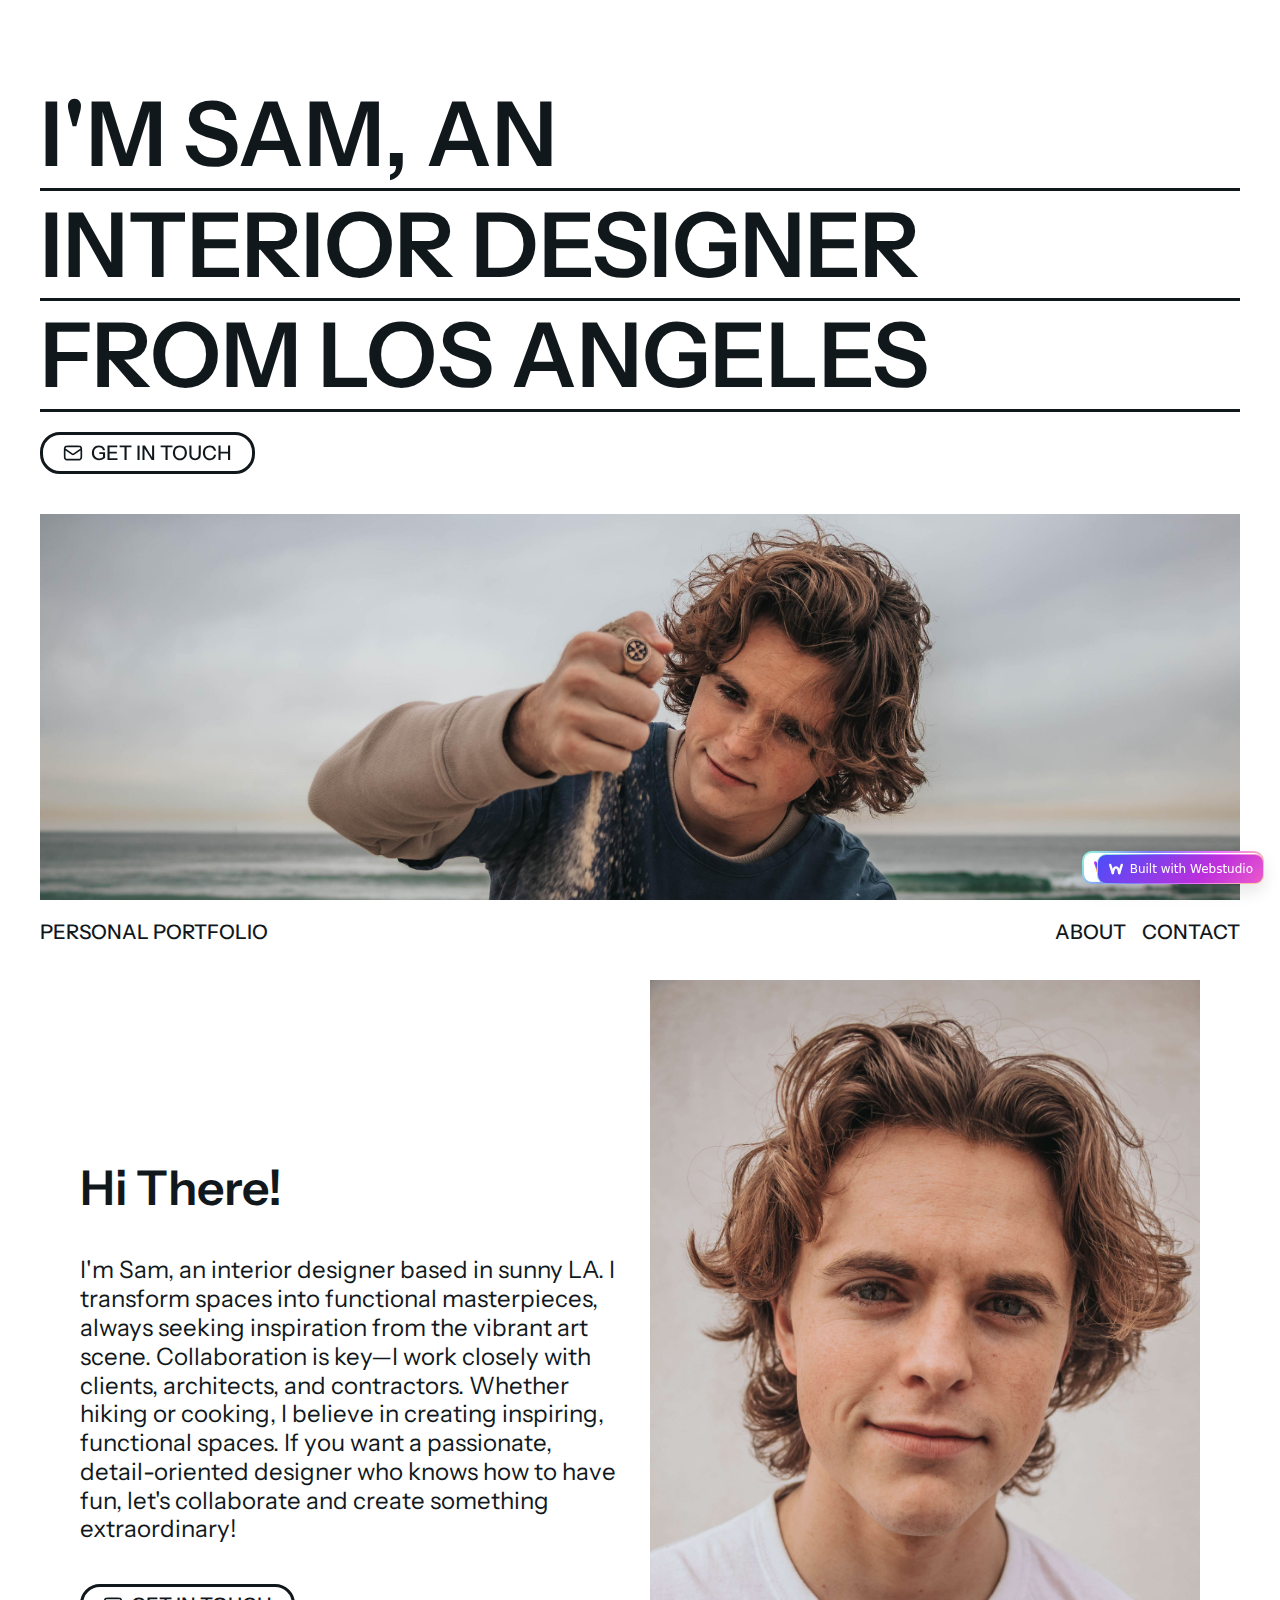
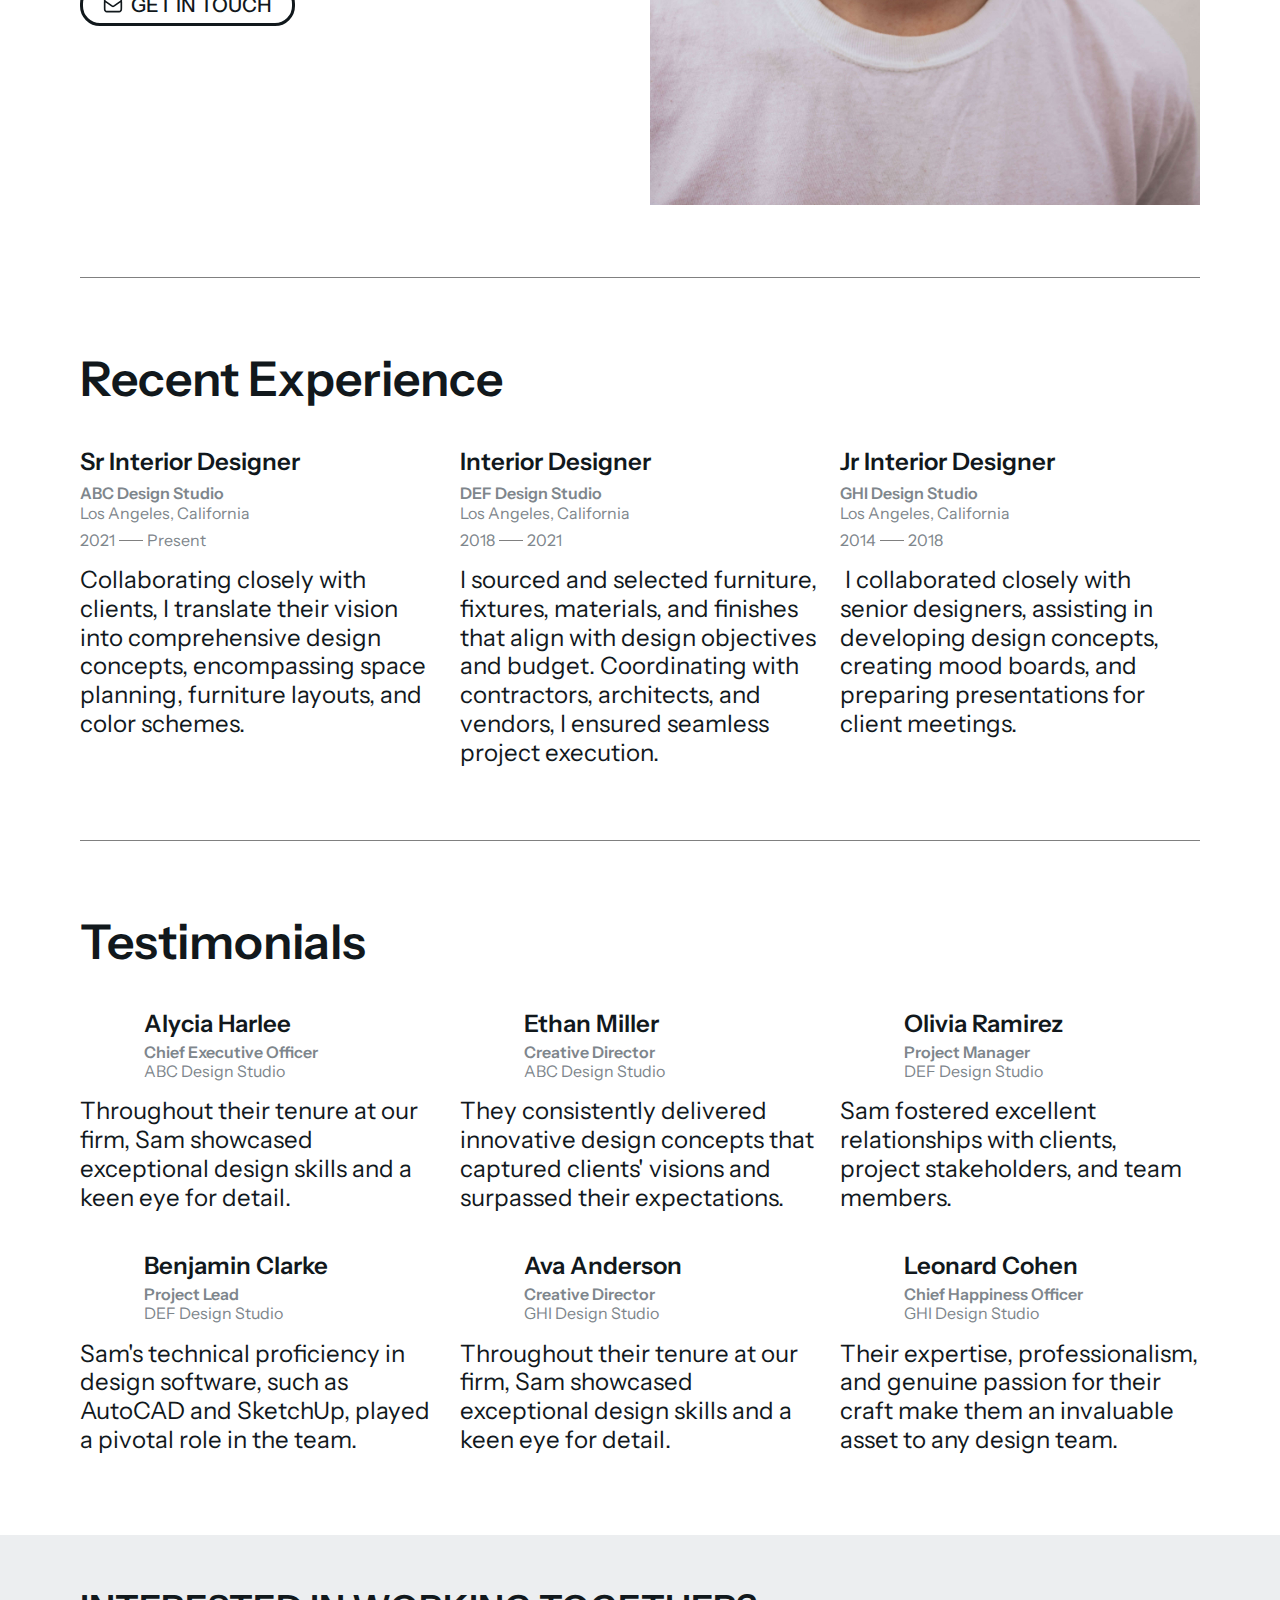
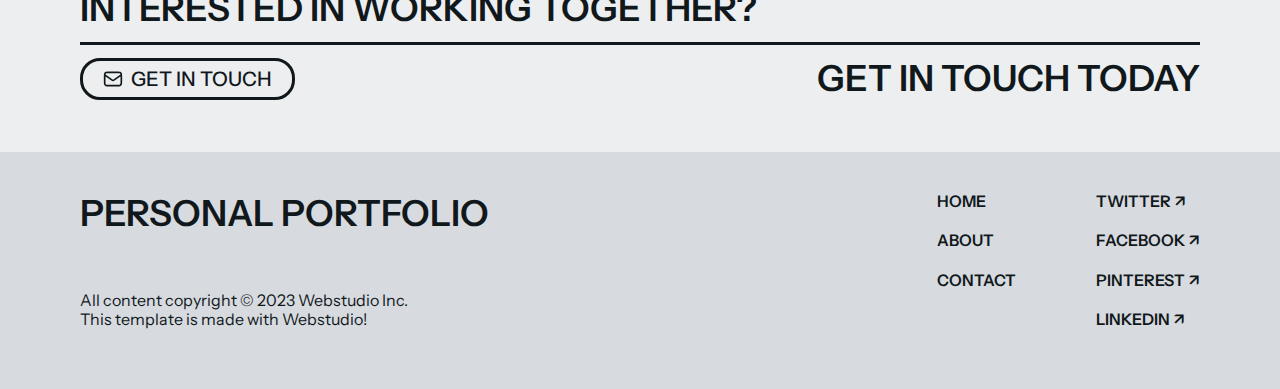
<file: about/index.html>
<!doctype html>
<html
  lang="en"
  data-ws-project="da79f43a-2e29-4cda-aa55-b422a76b6461"
  data-ws-last-published="2026-01-19T10:24:48.165Z"
>
  <head>
    <link
      rel="stylesheet"
      type="text/css"
      href="/assets/static/app_generated_index-6937cd5a.Ce1wTHLN.css"
    />
    <meta charset="UTF-8" />
    <meta name="viewport" content="width=device-width,initial-scale=1" />
    <link
      rel="preload"
      as="image"
      imagesrcset="/assets/logo-icon-color_7lPMMn5N1_sztj7QUZvvx.svg 384w, /assets/logo-icon-color_7lPMMn5N1_sztj7QUZvvx.svg 640w, /assets/logo-icon-color_7lPMMn5N1_sztj7QUZvvx.svg 750w, /assets/logo-icon-color_7lPMMn5N1_sztj7QUZvvx.svg 828w, /assets/logo-icon-color_7lPMMn5N1_sztj7QUZvvx.svg 1080w, /assets/logo-icon-color_7lPMMn5N1_sztj7QUZvvx.svg 1200w, /assets/logo-icon-color_7lPMMn5N1_sztj7QUZvvx.svg 1920w, /assets/logo-icon-color_7lPMMn5N1_sztj7QUZvvx.svg 2048w, /assets/logo-icon-color_7lPMMn5N1_sztj7QUZvvx.svg 3840w"
      imagesizes="(min-width: 1280px) 50vw, 100vw"
    />
    <link
      rel="preload"
      href="/assets/InstrumentSans-VariableFont_wdth_wght_o3etf9mcJeUAJ0jUkHwMF.ttf"
      as="font"
      crossorigin="anonymous"
    />
    <link
      rel="preload"
      href="/assets/Portfolio__Icon_VC6lMDbymwZEJV7H7JBQ3.svg"
      as="image"
    />
    <link
      rel="preload"
      href="/assets/Contact_Icon_White_67_HWShh4J6gTKgI61jvg.svg"
      as="image"
    />
    <meta property="og:url" content="https://url/about" />
    <meta property="og:title" content="About" />
    <meta property="og:type" content="website" />
    <meta
      property="og:image"
      content="/assets/about_LeLFF-CCnnD2_wb3ShG_p.png"
    />
    <meta property="twitter:card" content="summary_large_image" />
    <title>About</title>
  </head>
  <body class="w-body">
    <div
      class="w-box c11lapjv c1tmx3h cjgcbjj c16jlf6y c1rcp7w9 c7p2prc czw8boz"
    >
      <div style="display: contents">
        <div style="display: contents">
          <div class="w-box c1sotb2x c1qk1h6g c1osc9n6 c1awg9k3 cyw754m">
            <div
              class="w-box c8nk80o c13x75cb cpeqh71 cqq2eg1 c18xl9bf cx9qu6t c1xrbobn ckydxof cunu00i cwy7e20 ctskr9n"
            >
              <a
                href="/"
                target="_self"
                prefetch="intent"
                class="w-link c1o8hml3 c16jlf6y c1ad1g5y c15lgcvk c1f6jgc2 c1qo8o4l clu3ty5"
                >Personal Portfolio</a
              >
              <div class="w-box c8nk80o c1ogvzo5 cqq2eg1 c18xl9bf c1fpug7s">
                <a
                  href="/about"
                  target="_self"
                  prefetch="intent"
                  class="w-link c1o8hml3 c16jlf6y c1ad1g5y c15lgcvk c1f6jgc2 c1qo8o4l c2lsnmx clu3ty5"
                  >About</a
                ><a
                  href="/contact"
                  target="_self"
                  prefetch="intent"
                  class="w-link c16jlf6y c1o8hml3 c1ad1g5y c15lgcvk c1f6jgc2 c1qo8o4l c2lsnmx clu3ty5"
                  >Contact</a
                >
              </div>
              <button
                type="button"
                class="w-button c13pijs9 c1scknq9 c13x75cb c7d3819 cenum42 cnewxw7 ch5h01i c1b9bckd ck9ixjl cf0pfnd c1ad1g5y cz2nl1p c1dt4ltr caix4s2 c1busqa9 cgt1h5s c1x7hxxo c12hgpsa c122p7hh cmxx3nh c1ki24lq ckkz1et"
                aria-haspopup="dialog"
                aria-expanded="false"
                aria-controls="radix-:Rcm:"
                data-state="closed"
              >
                <div class="w-html-embed">
                  <svg
                    xmlns="http://www.w3.org/2000/svg"
                    viewBox="0 0 22 22"
                    fill="currentColor"
                    width="100%"
                    height="100%"
                    style="display: block"
                  >
                    <path
                      fill-rule="evenodd"
                      d="M2 5.998a.75.75 0 0 1 .75-.75h16.5a.75.75 0 0 1 0 1.5H2.75a.75.75 0 0 1-.75-.75Zm0 5.5a.75.75 0 0 1 .75-.75h16.5a.75.75 0 0 1 0 1.5H2.75a.75.75 0 0 1-.75-.75Zm0 5.5a.75.75 0 0 1 .75-.75h16.5a.75.75 0 0 1 0 1.5H2.75a.75.75 0 0 1-.75-.75Z"
                      clip-rule="evenodd"
                    />
                  </svg>
                </div>
              </button>
            </div>
          </div>
        </div>
      </div>
      <div
        class="w-box c1cnh0oy cd5r7jh ckydxof cunu00i c8nk80o c14pfhm5 c1a6r51h cyrajba c1sotb2x c1t7dt52 c1qk1h6g c68fyns c1osc9n6 cwy7e20 ctskr9n"
      >
        <div class="w-box c8nk80o c14pfhm5 c1n9yegh c1f37pet c7p2prc c42d2do">
          <h1 class="w-heading cgiqncz cuuasv7 c8nk80o c14pfhm5">
            <div
              class="w-text c1ol8vgd c15lgcvk c1lywmer c1ivme3m cd1rmow c1e3pejf c1t418cu ct22p2k cfzi32s c8og876 c140jchj"
            >
              I&#x27;m Sam, an
            </div>
            <div
              class="w-text c1ol8vgd c15lgcvk c1lywmer c1ivme3m cd1rmow c1e3pejf c1t418cu ct22p2k cfzi32s c8og876 c140jchj"
            >
              Interior Designer
            </div>
            <div
              class="w-text c1ol8vgd c15lgcvk c1lywmer c1ivme3m cd1rmow c1e3pejf c1t418cu ct22p2k cfzi32s c8og876 c140jchj"
            >
              From Los Angeles
            </div>
          </h1>
          <div
            class="w-box c1qk1h6g c1osc9n6 c1t7dt52 c8nk80o c14pfhm5 cif6wt1 cuj7ci7"
          >
            <div class="w-box cq68ihc c8nk80o c1fcxglx c1w3kf2q">
              <div style="display: contents">
                <div style="display: contents">
                  <a
                    target="_self"
                    href="/contact"
                    prefetch="intent"
                    class="w-link cnhmrg7 cv8693i c1mfbi5p c1wfmwzd c1od6hx9 ceo1y7m c1ivme3m cd1rmow c1e3pejf c1t418cu c9jfr10 c4efqah c4xxk3j c1dvfaiy c1f6jgc2 c16jlf6y c8nk80o c13x75cb cyqg6ud c1c40v9p cjq2ygk c91j3x2 cmk8m2m c13trlse c13qd8os c16v63p8 c2j77oj c1db8le1 c12qkri5 co72ipd"
                    ><div class="w-box c1fyjyvq cqxga0r"></div>
                    <div
                      class="w-text c15lgcvk culjnom c1j8ubra c1o8hml3 c1ad1g5y c1f6jgc2 c1qo8o4l"
                    >
                      Get in touch
                    </div></a
                  >
                </div>
              </div>
            </div>
          </div>
        </div>
        <div class="w-box c68bo36 c1661bk4 c1qutx8k c1outejm">
          <img
            alt=""
            src="/assets/austin-wade-98RLHBWGswE-unsplash_aAazBi9fRwzaFviNmWLUu.jpg"
            class="w-image c68bo36 c1ttc2dv c1661bk4 c8fybya cyf1te5"
            sizes="(min-width: 1280px) 50vw, 100vw"
            srcset="
              /assets/austin-wade-98RLHBWGswE-unsplash_aAazBi9fRwzaFviNmWLUu.jpg  384w,
              /assets/austin-wade-98RLHBWGswE-unsplash_aAazBi9fRwzaFviNmWLUu.jpg  640w,
              /assets/austin-wade-98RLHBWGswE-unsplash_aAazBi9fRwzaFviNmWLUu.jpg  750w,
              /assets/austin-wade-98RLHBWGswE-unsplash_aAazBi9fRwzaFviNmWLUu.jpg  828w,
              /assets/austin-wade-98RLHBWGswE-unsplash_aAazBi9fRwzaFviNmWLUu.jpg 1080w,
              /assets/austin-wade-98RLHBWGswE-unsplash_aAazBi9fRwzaFviNmWLUu.jpg 1200w,
              /assets/austin-wade-98RLHBWGswE-unsplash_aAazBi9fRwzaFviNmWLUu.jpg 1920w,
              /assets/austin-wade-98RLHBWGswE-unsplash_aAazBi9fRwzaFviNmWLUu.jpg 2048w,
              /assets/austin-wade-98RLHBWGswE-unsplash_aAazBi9fRwzaFviNmWLUu.jpg 3840w
            "
            decoding="async"
            loading="lazy"
          />
        </div>
      </div>
      <div
        class="w-box c7p2prc c42d2do c14pfhm5 csgrrs c363nkm cyw754m c199s1ik"
      >
        <div
          class="w-box c3lk5pa c1eq3wrs c6b6nxe c8nk80o c14pfhm5 cswqhtm cty76jx citcu8z c15cspf0 c6kwm01 c18m0pjh c7in0j3 c14cp74y c1hfs0g9 cuyrjma czn5lo9 c12f1nir"
        >
          <div class="w-box c1n9yegh c1f37pet c8nk80o">
            <div
              class="w-box c1a6r51h cyrajba c8nk80o c14pfhm5 cc3q8ja c7d3819 c68bo36 c5alcd0 c17nieo8"
            >
              <div
                class="w-box c10ekkc7 c5alcd0 c17nieo8 c1rzjbxv c12librc c1mv0i7u"
              >
                <div
                  class="w-box cfb835f c1ybg9qj c13pijs9 c1qutx8k c1outejm c1vu9gqi c1pfq0j cqxvbv4 cp7gzre c1gvivty"
                >
                  <img
                    alt=""
                    src="/assets/austin-wade-X6Uj51n5CE8-unsplash_59qxcdMMHV3PiWJ1NzE2f.jpg"
                    class="w-image cq68ihc cs9h3tm c68bo36 c1661bk4 c1ttc2dv c8hnpv4"
                    sizes="(min-width: 1280px) 50vw, 100vw"
                    srcset="
                      /assets/austin-wade-X6Uj51n5CE8-unsplash_59qxcdMMHV3PiWJ1NzE2f.jpg  384w,
                      /assets/austin-wade-X6Uj51n5CE8-unsplash_59qxcdMMHV3PiWJ1NzE2f.jpg  640w,
                      /assets/austin-wade-X6Uj51n5CE8-unsplash_59qxcdMMHV3PiWJ1NzE2f.jpg  750w,
                      /assets/austin-wade-X6Uj51n5CE8-unsplash_59qxcdMMHV3PiWJ1NzE2f.jpg  828w,
                      /assets/austin-wade-X6Uj51n5CE8-unsplash_59qxcdMMHV3PiWJ1NzE2f.jpg 1080w,
                      /assets/austin-wade-X6Uj51n5CE8-unsplash_59qxcdMMHV3PiWJ1NzE2f.jpg 1200w,
                      /assets/austin-wade-X6Uj51n5CE8-unsplash_59qxcdMMHV3PiWJ1NzE2f.jpg 1920w,
                      /assets/austin-wade-X6Uj51n5CE8-unsplash_59qxcdMMHV3PiWJ1NzE2f.jpg 2048w,
                      /assets/austin-wade-X6Uj51n5CE8-unsplash_59qxcdMMHV3PiWJ1NzE2f.jpg 3840w
                    "
                    decoding="async"
                    loading="lazy"
                  />
                </div>
                <h1 class="w-heading c1lywmer ce8e3ub cgiqncz cuuasv7 cf91v3h">
                  Hi There!
                </h1>
              </div>
              <p class="w-paragraph cgiqncz cuuasv7">
                I&#x27;m Sam, an interior designer based in sunny LA. I
                transform spaces into functional masterpieces, always seeking
                inspiration from the vibrant art scene. Collaboration is key—I
                work closely with clients, architects, and contractors. Whether
                hiking or cooking, I believe in creating inspiring, functional
                spaces. If you want a passionate, detail-oriented designer who
                knows how to have fun, let&#x27;s collaborate and create
                something extraordinary!
              </p>
              <div style="display: contents">
                <div style="display: contents">
                  <a
                    target="_self"
                    href="/contact"
                    prefetch="intent"
                    class="w-link cnhmrg7 cv8693i c1mfbi5p c1wfmwzd c1od6hx9 ceo1y7m c1ivme3m cd1rmow c1e3pejf c1t418cu c9jfr10 c4efqah c4xxk3j c1dvfaiy c1f6jgc2 c16jlf6y c8nk80o c13x75cb cyqg6ud c1c40v9p cjq2ygk c91j3x2 cmk8m2m c13trlse c13qd8os c16v63p8 c2j77oj c1db8le1 c12qkri5 co72ipd"
                    ><div class="w-box c1fyjyvq cqxga0r"></div>
                    <div
                      class="w-text c15lgcvk culjnom c1j8ubra c1o8hml3 c1ad1g5y c1f6jgc2 c1qo8o4l"
                    >
                      Get in touch
                    </div></a
                  >
                </div>
              </div>
            </div>
            <div class="w-box c1i2stb4 c1qutx8k c1outejm c68bo36">
              <img
                alt=""
                src="/assets/austin-wade-X6Uj51n5CE8-unsplash_59qxcdMMHV3PiWJ1NzE2f.jpg"
                class="w-image cq68ihc cs9h3tm c68bo36 c1661bk4 c1ttc2dv c1nsr10o"
                sizes="(min-width: 1280px) 50vw, 100vw"
                srcset="
                  /assets/austin-wade-X6Uj51n5CE8-unsplash_59qxcdMMHV3PiWJ1NzE2f.jpg  384w,
                  /assets/austin-wade-X6Uj51n5CE8-unsplash_59qxcdMMHV3PiWJ1NzE2f.jpg  640w,
                  /assets/austin-wade-X6Uj51n5CE8-unsplash_59qxcdMMHV3PiWJ1NzE2f.jpg  750w,
                  /assets/austin-wade-X6Uj51n5CE8-unsplash_59qxcdMMHV3PiWJ1NzE2f.jpg  828w,
                  /assets/austin-wade-X6Uj51n5CE8-unsplash_59qxcdMMHV3PiWJ1NzE2f.jpg 1080w,
                  /assets/austin-wade-X6Uj51n5CE8-unsplash_59qxcdMMHV3PiWJ1NzE2f.jpg 1200w,
                  /assets/austin-wade-X6Uj51n5CE8-unsplash_59qxcdMMHV3PiWJ1NzE2f.jpg 1920w,
                  /assets/austin-wade-X6Uj51n5CE8-unsplash_59qxcdMMHV3PiWJ1NzE2f.jpg 2048w,
                  /assets/austin-wade-X6Uj51n5CE8-unsplash_59qxcdMMHV3PiWJ1NzE2f.jpg 3840w
                "
                decoding="async"
                loading="lazy"
              />
            </div>
          </div>
          <hr class="w-separator c68bo36" />
          <div class="w-box c8nk80o c14pfhm5 c1a6r51h cyrajba c68bo36">
            <h1 class="w-heading cgiqncz cuuasv7 c1lywmer ce8e3ub cf91v3h">
              Recent Experience
            </h1>
            <div class="w-box c8nk80o c1n9yegh cyrajba c61x9or">
              <div class="w-box c8nk80o c14pfhm5 cqq2eg1 c18xl9bf c68bo36">
                <div class="w-box c8nk80o c14pfhm5 cnhmrg7 cv8693i">
                  <div class="w-text c1lywmer">Sr Interior Designer</div>
                  <div
                    class="w-box cuj7ci7 c8nk80o c14pfhm5 cqrult6 cc3q8ja c1n9yegh cv8693i"
                  >
                    <div
                      class="w-box c1wi1me0 c8nk80o c14pfhm5 cqrult6 cc3q8ja ceob71o cyvk86c c2y17za"
                    >
                      <div class="w-text c1ytpk7j c1lywmer c6mllus">
                        ABC Design Studio
                      </div>
                      <div class="w-text c1ytpk7j c6mllus">
                        Los Angeles, California
                      </div>
                    </div>
                    <div class="w-box c1wi1me0 c8nk80o cqrult6 ceob71o cyvk86c">
                      <div class="w-text c1ytpk7j c6mllus">2021</div>
                      <hr
                        class="w-separator coroqdi cwldcls c1fmpgni cgiqncz cuuasv7 ctusadg"
                      />
                      <div class="w-text c1ytpk7j c6mllus">Present</div>
                    </div>
                  </div>
                </div>
                <p class="w-paragraph cgiqncz cuuasv7">
                  Collaborating closely with clients, I translate their vision
                  into comprehensive design concepts, encompassing space
                  planning, furniture layouts, and color schemes.
                </p>
              </div>
              <div class="w-box c8nk80o c14pfhm5 cqq2eg1 c18xl9bf c68bo36">
                <div class="w-box c8nk80o c14pfhm5 cnhmrg7 cv8693i">
                  <div class="w-text c1lywmer">Interior Designer</div>
                  <div
                    class="w-box cuj7ci7 c8nk80o c14pfhm5 cqrult6 cc3q8ja c1n9yegh cv8693i"
                  >
                    <div
                      class="w-box c1wi1me0 c8nk80o c14pfhm5 cqrult6 cc3q8ja ceob71o cyvk86c c2y17za"
                    >
                      <div class="w-text c1ytpk7j c1lywmer c6mllus">
                        DEF Design Studio
                      </div>
                      <div class="w-text c1ytpk7j c6mllus">
                        Los Angeles, California
                      </div>
                    </div>
                    <div class="w-box c1wi1me0 c8nk80o cqrult6 ceob71o cyvk86c">
                      <div class="w-text c1ytpk7j c6mllus">2018</div>
                      <hr
                        class="w-separator coroqdi cwldcls c1fmpgni cgiqncz cuuasv7 ctusadg"
                      />
                      <div class="w-text c1ytpk7j c6mllus">2021</div>
                    </div>
                  </div>
                </div>
                <p class="w-paragraph cgiqncz cuuasv7">
                  I sourced and selected furniture, fixtures, materials, and
                  finishes that align with design objectives and budget.
                  Coordinating with contractors, architects, and vendors, I
                  ensured seamless project execution.
                </p>
              </div>
              <div class="w-box c8nk80o c14pfhm5 cqq2eg1 c18xl9bf c68bo36">
                <div class="w-box c8nk80o c14pfhm5 cnhmrg7 cv8693i">
                  <div class="w-text c1lywmer">Jr Interior Designer</div>
                  <div
                    class="w-box cuj7ci7 c8nk80o c14pfhm5 cqrult6 cc3q8ja c1n9yegh cv8693i"
                  >
                    <div
                      class="w-box c1wi1me0 c8nk80o c14pfhm5 cqrult6 cc3q8ja ceob71o cyvk86c c2y17za"
                    >
                      <div class="w-text c1ytpk7j c1lywmer c6mllus">
                        GHI Design Studio
                      </div>
                      <div class="w-text c1ytpk7j c6mllus">
                        Los Angeles, California
                      </div>
                    </div>
                    <div class="w-box cyvk86c ceob71o cqrult6 c8nk80o c1wi1me0">
                      <div class="w-text c1ytpk7j c6mllus">2014</div>
                      <hr
                        class="w-separator coroqdi cwldcls c1fmpgni cgiqncz cuuasv7 ctusadg"
                      />
                      <div class="w-text c1ytpk7j c6mllus">2018</div>
                    </div>
                  </div>
                </div>
                <p class="w-paragraph cgiqncz cuuasv7">
                  I collaborated closely with senior designers, assisting in
                  developing design concepts, creating mood boards, and
                  preparing presentations for client meetings.
                </p>
              </div>
            </div>
          </div>
          <hr class="w-separator c68bo36" />
          <div class="w-box c8nk80o c14pfhm5 c68bo36 c1a6r51h cyrajba">
            <h1 class="w-heading cgiqncz cuuasv7 c1lywmer ce8e3ub cf91v3h">
              Testimonials
            </h1>
            <div style="display: contents">
              <div style="display: contents">
                <div class="w-box c8nk80o c1n9yegh cyrajba c61x9or">
                  <div class="w-box c8nk80o c14pfhm5 c68bo36 cqq2eg1 c18xl9bf">
                    <div class="w-box c8nk80o c13x75cb cyqg6ud cqq2eg1 cv8693i">
                      <div
                        class="w-box c1lr5y2d c1lrid cxfkus7 c13xknd8 cq8x19e crx3gtk c1qutx8k c1outejm"
                      >
                        <img
                          alt=""
                          src="/assets/austin-wade-xjGZFo7X_nc-unsplash_v_-D6mc2Q7cYhwmxPTzua.jpeg"
                          class="w-image c68bo36 c1661bk4 c1ttc2dv"
                          sizes="(min-width: 1280px) 50vw, 100vw"
                          srcset="
                            /assets/austin-wade-xjGZFo7X_nc-unsplash_v_-D6mc2Q7cYhwmxPTzua.jpeg  384w,
                            /assets/austin-wade-xjGZFo7X_nc-unsplash_v_-D6mc2Q7cYhwmxPTzua.jpeg  640w,
                            /assets/austin-wade-xjGZFo7X_nc-unsplash_v_-D6mc2Q7cYhwmxPTzua.jpeg  750w,
                            /assets/austin-wade-xjGZFo7X_nc-unsplash_v_-D6mc2Q7cYhwmxPTzua.jpeg  828w,
                            /assets/austin-wade-xjGZFo7X_nc-unsplash_v_-D6mc2Q7cYhwmxPTzua.jpeg 1080w,
                            /assets/austin-wade-xjGZFo7X_nc-unsplash_v_-D6mc2Q7cYhwmxPTzua.jpeg 1200w,
                            /assets/austin-wade-xjGZFo7X_nc-unsplash_v_-D6mc2Q7cYhwmxPTzua.jpeg 1920w,
                            /assets/austin-wade-xjGZFo7X_nc-unsplash_v_-D6mc2Q7cYhwmxPTzua.jpeg 2048w,
                            /assets/austin-wade-xjGZFo7X_nc-unsplash_v_-D6mc2Q7cYhwmxPTzua.jpeg 3840w
                          "
                          decoding="async"
                          loading="lazy"
                        />
                      </div>
                      <div class="w-box c8nk80o c14pfhm5 ceob71o c1gzwxt8">
                        <div class="w-text c1lywmer">Alycia Harlee</div>
                        <div
                          class="w-box c1wi1me0 c8nk80o c14pfhm5 cc3q8ja ceob71o cyvk86c c2y17za c18m0pjh"
                        >
                          <div class="w-text c1ytpk7j c1lywmer c6mllus">
                            Chief Executive Officer
                          </div>
                          <div class="w-text c1ytpk7j c6mllus">
                            ABC Design Studio
                          </div>
                        </div>
                      </div>
                    </div>
                    <p class="w-paragraph cgiqncz cuuasv7">
                      Throughout their tenure at our firm, Sam showcased
                      exceptional design skills and a keen eye for detail.
                    </p>
                  </div>
                  <div class="w-box c8nk80o c14pfhm5 c68bo36 cqq2eg1 c18xl9bf">
                    <div class="w-box c8nk80o c13x75cb cyqg6ud cqq2eg1 cv8693i">
                      <div
                        class="w-box c1lr5y2d c1lrid cxfkus7 c13xknd8 cq8x19e crx3gtk c1qutx8k c1outejm"
                      >
                        <img
                          alt=""
                          src="/assets/foto-sushi-6anudmpILw4-unsplash_h5hwOTKnnNXVSB6AaMHYT.jpeg"
                          class="w-image c68bo36 c1661bk4 c1ttc2dv"
                          sizes="(min-width: 1280px) 50vw, 100vw"
                          srcset="
                            /assets/foto-sushi-6anudmpILw4-unsplash_h5hwOTKnnNXVSB6AaMHYT.jpeg  384w,
                            /assets/foto-sushi-6anudmpILw4-unsplash_h5hwOTKnnNXVSB6AaMHYT.jpeg  640w,
                            /assets/foto-sushi-6anudmpILw4-unsplash_h5hwOTKnnNXVSB6AaMHYT.jpeg  750w,
                            /assets/foto-sushi-6anudmpILw4-unsplash_h5hwOTKnnNXVSB6AaMHYT.jpeg  828w,
                            /assets/foto-sushi-6anudmpILw4-unsplash_h5hwOTKnnNXVSB6AaMHYT.jpeg 1080w,
                            /assets/foto-sushi-6anudmpILw4-unsplash_h5hwOTKnnNXVSB6AaMHYT.jpeg 1200w,
                            /assets/foto-sushi-6anudmpILw4-unsplash_h5hwOTKnnNXVSB6AaMHYT.jpeg 1920w,
                            /assets/foto-sushi-6anudmpILw4-unsplash_h5hwOTKnnNXVSB6AaMHYT.jpeg 2048w,
                            /assets/foto-sushi-6anudmpILw4-unsplash_h5hwOTKnnNXVSB6AaMHYT.jpeg 3840w
                          "
                          decoding="async"
                          loading="lazy"
                        />
                      </div>
                      <div class="w-box c8nk80o c14pfhm5 ceob71o c1gzwxt8">
                        <div class="w-text c1lywmer">Ethan Miller</div>
                        <div
                          class="w-box c1wi1me0 c8nk80o c14pfhm5 cc3q8ja ceob71o cyvk86c c2y17za c18m0pjh"
                        >
                          <div class="w-text c1ytpk7j c1lywmer c6mllus">
                            Creative Director
                          </div>
                          <div class="w-text c1ytpk7j c6mllus">
                            ABC Design Studio
                          </div>
                        </div>
                      </div>
                    </div>
                    <p class="w-paragraph cgiqncz cuuasv7">
                      They consistently delivered innovative design concepts
                      that captured clients&#x27; visions and surpassed their
                      expectations.
                    </p>
                  </div>
                  <div class="w-box c8nk80o c14pfhm5 c68bo36 cqq2eg1 c18xl9bf">
                    <div class="w-box c8nk80o c13x75cb cyqg6ud cqq2eg1 cv8693i">
                      <div
                        class="w-box c1lr5y2d c1lrid cxfkus7 c13xknd8 cq8x19e crx3gtk c1qutx8k c1outejm"
                      >
                        <img
                          alt=""
                          src="/assets/sigmund-jzz_3jWMzHA-unsplash_nEaxM5M4m3fhbdJ20Absz.jpeg"
                          class="w-image c68bo36 c1661bk4 c1ttc2dv"
                          sizes="(min-width: 1280px) 50vw, 100vw"
                          srcset="
                            /assets/sigmund-jzz_3jWMzHA-unsplash_nEaxM5M4m3fhbdJ20Absz.jpeg  384w,
                            /assets/sigmund-jzz_3jWMzHA-unsplash_nEaxM5M4m3fhbdJ20Absz.jpeg  640w,
                            /assets/sigmund-jzz_3jWMzHA-unsplash_nEaxM5M4m3fhbdJ20Absz.jpeg  750w,
                            /assets/sigmund-jzz_3jWMzHA-unsplash_nEaxM5M4m3fhbdJ20Absz.jpeg  828w,
                            /assets/sigmund-jzz_3jWMzHA-unsplash_nEaxM5M4m3fhbdJ20Absz.jpeg 1080w,
                            /assets/sigmund-jzz_3jWMzHA-unsplash_nEaxM5M4m3fhbdJ20Absz.jpeg 1200w,
                            /assets/sigmund-jzz_3jWMzHA-unsplash_nEaxM5M4m3fhbdJ20Absz.jpeg 1920w,
                            /assets/sigmund-jzz_3jWMzHA-unsplash_nEaxM5M4m3fhbdJ20Absz.jpeg 2048w,
                            /assets/sigmund-jzz_3jWMzHA-unsplash_nEaxM5M4m3fhbdJ20Absz.jpeg 3840w
                          "
                          decoding="async"
                          loading="lazy"
                        />
                      </div>
                      <div class="w-box c8nk80o c14pfhm5 ceob71o c1gzwxt8">
                        <div class="w-text c1lywmer">Olivia Ramirez</div>
                        <div
                          class="w-box c1wi1me0 c8nk80o c14pfhm5 cc3q8ja ceob71o cyvk86c c2y17za c18m0pjh"
                        >
                          <div class="w-text c1ytpk7j c1lywmer c6mllus">
                            Project Manager
                          </div>
                          <div class="w-text c1ytpk7j c6mllus">
                            DEF Design Studio
                          </div>
                        </div>
                      </div>
                    </div>
                    <p class="w-paragraph cgiqncz cuuasv7">
                      Sam fostered excellent relationships with clients, project
                      stakeholders, and team members.
                    </p>
                  </div>
                </div>
              </div>
            </div>
            <div class="w-box c8nk80o c1n9yegh cyrajba c61x9or">
              <div class="w-box c8nk80o c14pfhm5 c68bo36 cqq2eg1 c18xl9bf">
                <div class="w-box c8nk80o c13x75cb cyqg6ud cqq2eg1 cv8693i">
                  <div
                    class="w-box c1lr5y2d c1lrid cxfkus7 c13xknd8 cq8x19e crx3gtk c1qutx8k c1outejm"
                  >
                    <img
                      alt=""
                      src="/assets/leilani-angel-K84vnnzxmTQ-unsplash_2GrD75_kxkAU-s50UEiSv.jpeg"
                      class="w-image c68bo36 c1661bk4 c1ttc2dv c1fyjyvq"
                      sizes="(min-width: 1280px) 50vw, 100vw"
                      srcset="
                        /assets/leilani-angel-K84vnnzxmTQ-unsplash_2GrD75_kxkAU-s50UEiSv.jpeg  384w,
                        /assets/leilani-angel-K84vnnzxmTQ-unsplash_2GrD75_kxkAU-s50UEiSv.jpeg  640w,
                        /assets/leilani-angel-K84vnnzxmTQ-unsplash_2GrD75_kxkAU-s50UEiSv.jpeg  750w,
                        /assets/leilani-angel-K84vnnzxmTQ-unsplash_2GrD75_kxkAU-s50UEiSv.jpeg  828w,
                        /assets/leilani-angel-K84vnnzxmTQ-unsplash_2GrD75_kxkAU-s50UEiSv.jpeg 1080w,
                        /assets/leilani-angel-K84vnnzxmTQ-unsplash_2GrD75_kxkAU-s50UEiSv.jpeg 1200w,
                        /assets/leilani-angel-K84vnnzxmTQ-unsplash_2GrD75_kxkAU-s50UEiSv.jpeg 1920w,
                        /assets/leilani-angel-K84vnnzxmTQ-unsplash_2GrD75_kxkAU-s50UEiSv.jpeg 2048w,
                        /assets/leilani-angel-K84vnnzxmTQ-unsplash_2GrD75_kxkAU-s50UEiSv.jpeg 3840w
                      "
                      decoding="async"
                      loading="lazy"
                    />
                  </div>
                  <div class="w-box c8nk80o c14pfhm5 ceob71o c1gzwxt8">
                    <div class="w-text c1lywmer">Benjamin Clarke</div>
                    <div
                      class="w-box c1wi1me0 c8nk80o c14pfhm5 cc3q8ja ceob71o cyvk86c c2y17za c18m0pjh"
                    >
                      <div class="w-text c1ytpk7j c1lywmer c6mllus">
                        Project Lead
                      </div>
                      <div class="w-text c1ytpk7j c6mllus">
                        DEF Design Studio
                      </div>
                    </div>
                  </div>
                </div>
                <p class="w-paragraph cgiqncz cuuasv7">
                  Sam&#x27;s technical proficiency in design software, such as
                  AutoCAD and SketchUp, played a pivotal role in the team.
                </p>
              </div>
              <div class="w-box c8nk80o c14pfhm5 c68bo36 cqq2eg1 c18xl9bf">
                <div class="w-box c8nk80o c13x75cb cyqg6ud cqq2eg1 cv8693i">
                  <div
                    class="w-box c1lr5y2d c1lrid cxfkus7 c13xknd8 cq8x19e crx3gtk c1qutx8k c1outejm"
                  >
                    <img
                      alt=""
                      src="/assets/edward-cisneros-_H6wpor9mjs-unsplash_RNG4L2NQc3d4qMDVpLDgh.jpeg"
                      class="w-image c68bo36 c1661bk4 c1ttc2dv c1fyjyvq"
                      sizes="(min-width: 1280px) 50vw, 100vw"
                      srcset="
                        /assets/edward-cisneros-_H6wpor9mjs-unsplash_RNG4L2NQc3d4qMDVpLDgh.jpeg  384w,
                        /assets/edward-cisneros-_H6wpor9mjs-unsplash_RNG4L2NQc3d4qMDVpLDgh.jpeg  640w,
                        /assets/edward-cisneros-_H6wpor9mjs-unsplash_RNG4L2NQc3d4qMDVpLDgh.jpeg  750w,
                        /assets/edward-cisneros-_H6wpor9mjs-unsplash_RNG4L2NQc3d4qMDVpLDgh.jpeg  828w,
                        /assets/edward-cisneros-_H6wpor9mjs-unsplash_RNG4L2NQc3d4qMDVpLDgh.jpeg 1080w,
                        /assets/edward-cisneros-_H6wpor9mjs-unsplash_RNG4L2NQc3d4qMDVpLDgh.jpeg 1200w,
                        /assets/edward-cisneros-_H6wpor9mjs-unsplash_RNG4L2NQc3d4qMDVpLDgh.jpeg 1920w,
                        /assets/edward-cisneros-_H6wpor9mjs-unsplash_RNG4L2NQc3d4qMDVpLDgh.jpeg 2048w,
                        /assets/edward-cisneros-_H6wpor9mjs-unsplash_RNG4L2NQc3d4qMDVpLDgh.jpeg 3840w
                      "
                      decoding="async"
                      loading="lazy"
                    />
                  </div>
                  <div class="w-box c8nk80o c14pfhm5 ceob71o c1gzwxt8">
                    <div class="w-text c1lywmer">Ava Anderson</div>
                    <div
                      class="w-box c1wi1me0 c8nk80o c14pfhm5 cc3q8ja ceob71o cyvk86c c2y17za c18m0pjh"
                    >
                      <div class="w-text c1ytpk7j c1lywmer c6mllus">
                        Creative Director
                      </div>
                      <div class="w-text c1ytpk7j c6mllus">
                        GHI Design Studio
                      </div>
                    </div>
                  </div>
                </div>
                <p class="w-paragraph cgiqncz cuuasv7">
                  Throughout their tenure at our firm, Sam showcased exceptional
                  design skills and a keen eye for detail.
                </p>
              </div>
              <div class="w-box c8nk80o c14pfhm5 c68bo36 cqq2eg1 c18xl9bf">
                <div class="w-box c8nk80o c13x75cb cyqg6ud cqq2eg1 cv8693i">
                  <div
                    class="w-box c1lr5y2d c1lrid cxfkus7 c13xknd8 cq8x19e crx3gtk c1qutx8k c1outejm"
                  >
                    <img
                      alt=""
                      src="/assets/charlesdeluvio-K4mSJ7kc0As-unsplash_5O1nxK3_r99x4YBa4bM_F.jpeg"
                      class="w-image c68bo36 c1661bk4 c1ttc2dv c1fyjyvq"
                      sizes="(min-width: 1280px) 50vw, 100vw"
                      srcset="
                        /assets/charlesdeluvio-K4mSJ7kc0As-unsplash_5O1nxK3_r99x4YBa4bM_F.jpeg  384w,
                        /assets/charlesdeluvio-K4mSJ7kc0As-unsplash_5O1nxK3_r99x4YBa4bM_F.jpeg  640w,
                        /assets/charlesdeluvio-K4mSJ7kc0As-unsplash_5O1nxK3_r99x4YBa4bM_F.jpeg  750w,
                        /assets/charlesdeluvio-K4mSJ7kc0As-unsplash_5O1nxK3_r99x4YBa4bM_F.jpeg  828w,
                        /assets/charlesdeluvio-K4mSJ7kc0As-unsplash_5O1nxK3_r99x4YBa4bM_F.jpeg 1080w,
                        /assets/charlesdeluvio-K4mSJ7kc0As-unsplash_5O1nxK3_r99x4YBa4bM_F.jpeg 1200w,
                        /assets/charlesdeluvio-K4mSJ7kc0As-unsplash_5O1nxK3_r99x4YBa4bM_F.jpeg 1920w,
                        /assets/charlesdeluvio-K4mSJ7kc0As-unsplash_5O1nxK3_r99x4YBa4bM_F.jpeg 2048w,
                        /assets/charlesdeluvio-K4mSJ7kc0As-unsplash_5O1nxK3_r99x4YBa4bM_F.jpeg 3840w
                      "
                      decoding="async"
                      loading="lazy"
                    />
                  </div>
                  <div class="w-box c8nk80o c14pfhm5 ceob71o c1gzwxt8">
                    <div class="w-text c1lywmer">Leonard Cohen</div>
                    <div
                      class="w-box c1wi1me0 c8nk80o c14pfhm5 cc3q8ja ceob71o cyvk86c c2y17za c18m0pjh"
                    >
                      <div class="w-text c1ytpk7j c1lywmer c6mllus">
                        Chief Happiness Officer
                      </div>
                      <div class="w-text c1ytpk7j c6mllus">
                        GHI Design Studio
                      </div>
                    </div>
                  </div>
                </div>
                <p class="w-paragraph cgiqncz cuuasv7">
                  Their expertise, professionalism, and genuine passion for
                  their craft make them an invaluable asset to any design team.
                </p>
              </div>
            </div>
          </div>
        </div>
      </div>
      <div style="display: contents">
        <div style="display: contents">
          <div class="w-box c1rcp7w9 c7p2prc">
            <div
              class="w-box c1bsu9b6 c1nt4a8i c3lk5pa c1eq3wrs c6b6nxe c1rllvmm co923ah c15cspf0 c6kwm01 c18m0pjh c7in0j3 c14cp74y c1hfs0g9 cuyrjma"
            >
              <h1
                class="w-heading cub4387 c1k14icg cgiqncz cuuasv7 c1lywmer c1e75frj c8nk80o c1n9yegh cyrajba c15lgcvk c1we5scq c2ueoyp c18m0pjh"
              >
                Interested in Working Together?
              </h1>
              <div
                class="w-box c8nk80o c13x75cb cpeqh71 c1ivme3m cd1rmow c1e3pejf c1t418cu cfzi32s c67ehv8 c8og876 ceob71o c1gzwxt8 c9zn0lm c2md8t4 c2ueoyp"
              >
                <div style="display: contents">
                  <div style="display: contents">
                    <a
                      target="_self"
                      href="/contact"
                      prefetch="intent"
                      class="w-link cnhmrg7 cv8693i c1mfbi5p c1wfmwzd c1od6hx9 ceo1y7m c1ivme3m cd1rmow c1e3pejf c1t418cu c9jfr10 c4efqah c4xxk3j c1dvfaiy c1f6jgc2 c16jlf6y c8nk80o c13x75cb cyqg6ud c1c40v9p cjq2ygk c91j3x2 cmk8m2m c13trlse c13qd8os c16v63p8 c2j77oj c1db8le1 c12qkri5 co72ipd"
                      ><div class="w-box c1fyjyvq cqxga0r"></div>
                      <div
                        class="w-text c15lgcvk culjnom c1j8ubra c1o8hml3 c1ad1g5y c1f6jgc2 c1qo8o4l"
                      >
                        Get in touch
                      </div></a
                    >
                  </div>
                </div>
                <h1
                  class="w-heading cgiqncz cuuasv7 c1lywmer c1e75frj cub4387 c1k14icg c15lgcvk c1we5scq c1m5tofo csm9ex7"
                >
                  Get In Touch Today
                </h1>
              </div>
            </div>
          </div>
        </div>
      </div>
      <div style="display: contents">
        <div style="display: contents">
          <div class="w-box ct7fz10 c7p2prc">
            <div
              class="w-box c1bsu9b6 c1nt4a8i c3lk5pa c1eq3wrs c6b6nxe c1rllvmm cynkcnm c8nk80o c1a6r51h cyrajba cpeqh71 c15cspf0 c6kwm01 c18m0pjh c7in0j3 c14cp74y c1hfs0g9 cuyrjma c2ueoyp"
            >
              <div class="w-box c8nk80o c14pfhm5">
                <h1
                  class="w-heading c1lywmer c1e75frj c15lgcvk cgiqncz culjnom c1j8ubra c1we5scq c1m5tofo c175li3f"
                >
                  Personal Portfolio
                </h1>
                <div class="w-text c1ytpk7j c6mllus c1i2stb4">
                  All content copyright © 2023 Webstudio Inc.<br />This
                  template is made with Webstudio!
                </div>
              </div>
              <div class="w-box c8nk80o cir24w6 c1b6azdr">
                <div
                  class="w-box c8nk80o c14pfhm5 c1n9yegh c1f37pet culjnom c1j8ubra c1m5tofo"
                >
                  <a
                    href="/"
                    target="_self"
                    prefetch="intent"
                    class="w-link c16jlf6y c1f6jgc2 c15lgcvk c1ytpk7j c1lywmer clu3ty5"
                    >Home</a
                  ><a
                    href="/about"
                    target="_self"
                    prefetch="intent"
                    class="w-link c16jlf6y c1f6jgc2 c15lgcvk c1ytpk7j c1lywmer clu3ty5"
                    >About</a
                  ><a
                    href="/contact"
                    target="_self"
                    prefetch="intent"
                    class="w-link c16jlf6y c1f6jgc2 c15lgcvk c1ytpk7j c1lywmer clu3ty5"
                    >Contact</a
                  >
                </div>
                <div
                  class="w-box c8nk80o c14pfhm5 c1n9yegh c1f37pet culjnom c1j8ubra c1m5tofo"
                >
                  <a
                    href="https://twitter.com/home"
                    target="_blank"
                    prefetch="none"
                    class="w-link c16jlf6y c1f6jgc2 c15lgcvk c1ytpk7j c1lywmer clu3ty5"
                    >Twitter ↗</a
                  ><a
                    href="https://www.facebook.com/"
                    target="_blank"
                    prefetch="none"
                    class="w-link c16jlf6y c1f6jgc2 c15lgcvk c1ytpk7j c1lywmer clu3ty5"
                    >Facebook ↗</a
                  ><a
                    href="https://www.pinterest.com/"
                    target="_blank"
                    prefetch="none"
                    class="w-link c16jlf6y c1f6jgc2 c15lgcvk c1ytpk7j c1lywmer clu3ty5"
                    >Pinterest ↗</a
                  ><a
                    href="https://www.linkedin.com/feed/"
                    target="_blank"
                    prefetch="none"
                    class="w-link c16jlf6y c1f6jgc2 c15lgcvk c1ytpk7j c1lywmer clu3ty5"
                    >LinkedIn ↗</a
                  >
                </div>
              </div>
              <div class="w-text c1ytpk7j c13pijs9 c1ikruxj c6mllus c1vu9gqi">
                All content copyright © 2023 Webstudio Inc.<br />This template
                is made with Webstudio!
              </div>
            </div>
          </div>
          <a
            href="https://webstudio.is/?via=badge"
            target="_blank"
            class="w-element c1qw1566 c1cwdvcv c1xggkzv c13x75cb c7d3819 c1sotb2x c1lvvlgh c1mfbi5p c1r8ow2h c1wfmwzd c1nl8f8o c5mxgt2 c1cioz46 c1kl7gi c5msy9o c8056mw c1ad1g5y cmebbpp c19eixaq cm5qwnj c1k32nrs c40h0uf c1f6jgc2 c1czqz82 cxbwle7 c1olsrci c1q3n1l7 ci0a9qm"
            ><div class="w-html-embed c1jru4eg c10c7zpi cvjor4z c1j8ubra">
              <svg
                xmlns="http://www.w3.org/2000/svg"
                fill="currentColor"
                viewBox="0 0 16 16"
                width="100%"
                height="100%"
                style="display: block"
              >
                <path
                  fill-rule="evenodd"
                  d="m12.32 12.416 2.62-8.085a1.205 1.205 0 1 0-2.292-.746l-2.62 8.084a1.205 1.205 0 1 0 2.292.747Z"
                  clip-rule="evenodd"
                />
                <path
                  fill-rule="evenodd"
                  d="M8 7.624c.297 0 .517.175.704.394.207.243.373.545.514.866.634 1.44.753 3.241.753 3.241a1.206 1.206 0 0 0 1.285 1.122 1.207 1.207 0 0 0 1.12-1.287s-.16-2.25-.952-4.05C10.744 6.364 9.594 5.208 8 5.208c-1.594 0-2.744 1.156-3.424 2.7-.792 1.8-.951 4.05-.951 4.05a1.207 1.207 0 0 0 1.12 1.288 1.206 1.206 0 0 0 1.284-1.122s.119-1.8.753-3.24a3.52 3.52 0 0 1 .514-.867c.187-.22.406-.394.704-.394Z"
                  clip-rule="evenodd"
                />
                <path
                  fill-rule="evenodd"
                  d="M5.973 11.669 3.352 3.585a1.205 1.205 0 1 0-2.293.746l2.622 8.084a1.205 1.205 0 1 0 2.292-.746Z"
                  clip-rule="evenodd"
                />
              </svg>
            </div>
            <div class="w-element">Built with Webstudio</div></a
          >
        </div>
      </div>
      <div style="display: contents">
        <div style="display: contents">
          <a
            href="https://webstudio.is/"
            prefetch="none"
            target="_self"
            aria-label=""
            rel="nofollow"
            class="w-link c19qz7wv c1sotb2x c5mxgt2 c1cioz46 ciczvz4 c1mfbi5p c1wfmwzd c1r8ow2h c1nl8f8o c1ffxanp c1ejq3ur cpu5vp4 cdudh13 csz3l39 c12e8323 c1czqz82 c1wtbka8 cxbwle7 cc9vr3t c8nk80o c1xggkzv c1cwdvcv c87zxbu c1f6jgc2 cc7l5r4 c15qos1m cjryxmg c1qml65g c1k0upc9 cg2k4z6 c1rr2dg6 c1ggqdn cro475l cesp10d"
            ><img
              alt=""
              src="/assets/logo-icon-color_7lPMMn5N1_sztj7QUZvvx.svg"
              aria-hidden="true"
              class="w-image c4d1sdx c10c7zpi"
              sizes="(min-width: 1280px) 50vw, 100vw"
              srcset="
                /assets/logo-icon-color_7lPMMn5N1_sztj7QUZvvx.svg  384w,
                /assets/logo-icon-color_7lPMMn5N1_sztj7QUZvvx.svg  640w,
                /assets/logo-icon-color_7lPMMn5N1_sztj7QUZvvx.svg  750w,
                /assets/logo-icon-color_7lPMMn5N1_sztj7QUZvvx.svg  828w,
                /assets/logo-icon-color_7lPMMn5N1_sztj7QUZvvx.svg 1080w,
                /assets/logo-icon-color_7lPMMn5N1_sztj7QUZvvx.svg 1200w,
                /assets/logo-icon-color_7lPMMn5N1_sztj7QUZvvx.svg 1920w,
                /assets/logo-icon-color_7lPMMn5N1_sztj7QUZvvx.svg 2048w,
                /assets/logo-icon-color_7lPMMn5N1_sztj7QUZvvx.svg 3840w
              "
              decoding="async"
              loading="eager"
            />
            <div class="w-text c7yzlmz c1ad1g5y c16jlf6y">
              Built with Webstudio
            </div></a
          >
        </div>
      </div>
    </div>
    <script id="vike_pageContext" type="application/json">
      {
        "_urlRewrite": null,
        "pageId": "/pages/about",
        "routeParams": {},
        "data": {
          "url": "https://url/about",
          "system": {
            "params": {},
            "search": {},
            "origin": "https://url",
            "pathname": "/about"
          },
          "resources": {},
          "pageMeta": {
            "title": "About",
            "description": "",
            "excludePageFromSearch": "!undefined",
            "language": "!undefined",
            "socialImageAssetName": "about_LeLFF-CCnnD2_wb3ShG_p.png",
            "socialImageUrl": "!undefined",
            "status": "!undefined",
            "redirect": "!undefined",
            "custom": []
          }
        }
      }
    </script>
    <script id="vike_globalContext" type="application/json">
      {}
    </script>
    <script
      src="/assets/entries/entry-server-routing.BmL-Svga.js"
      type="module"
      async
    ></script>
    <link
      rel="modulepreload"
      href="/assets/entries/pages_about.CjEqARrt.js"
      as="script"
      type="text/javascript"
    /><link
      rel="modulepreload"
      href="/assets/chunks/chunk-CvFZj30u.js"
      as="script"
      type="text/javascript"
    /><link
      rel="modulepreload"
      href="/assets/chunks/chunk-DBk71tI8.js"
      as="script"
      type="text/javascript"
    /><link
      rel="modulepreload"
      href="/assets/chunks/chunk-D5vTLfBV.js"
      as="script"
      type="text/javascript"
    />
  </body>
</html>
</file>
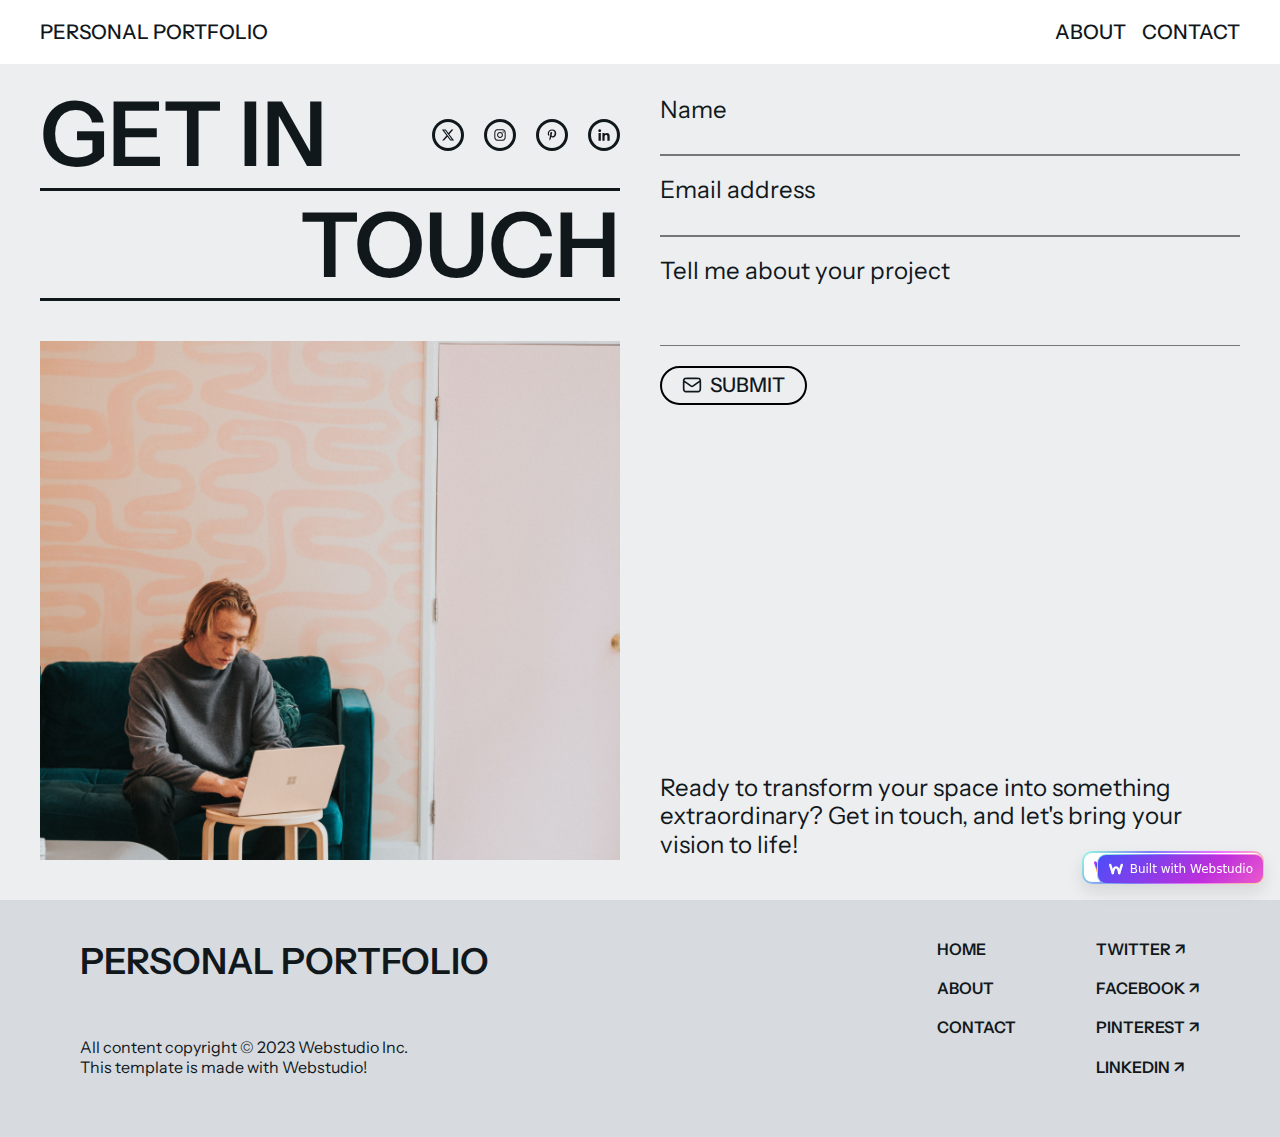
<file: contact/index.html>
<!doctype html>
<html
  lang="en"
  data-ws-project="da79f43a-2e29-4cda-aa55-b422a76b6461"
  data-ws-last-published="2026-01-19T10:24:48.165Z"
>
  <head>
    <link
      rel="stylesheet"
      type="text/css"
      href="/assets/static/app_generated_index-6937cd5a.Ce1wTHLN.css"
    />
    <meta charset="UTF-8" />
    <meta name="viewport" content="width=device-width,initial-scale=1" />
    <link
      rel="preload"
      as="image"
      imagesrcset="/assets/logo-icon-color_7lPMMn5N1_sztj7QUZvvx.svg 384w, /assets/logo-icon-color_7lPMMn5N1_sztj7QUZvvx.svg 640w, /assets/logo-icon-color_7lPMMn5N1_sztj7QUZvvx.svg 750w, /assets/logo-icon-color_7lPMMn5N1_sztj7QUZvvx.svg 828w, /assets/logo-icon-color_7lPMMn5N1_sztj7QUZvvx.svg 1080w, /assets/logo-icon-color_7lPMMn5N1_sztj7QUZvvx.svg 1200w, /assets/logo-icon-color_7lPMMn5N1_sztj7QUZvvx.svg 1920w, /assets/logo-icon-color_7lPMMn5N1_sztj7QUZvvx.svg 2048w, /assets/logo-icon-color_7lPMMn5N1_sztj7QUZvvx.svg 3840w"
      imagesizes="(min-width: 1280px) 50vw, 100vw"
    />
    <link
      rel="preload"
      href="/assets/InstrumentSans-VariableFont_wdth_wght_o3etf9mcJeUAJ0jUkHwMF.ttf"
      as="font"
      crossorigin="anonymous"
    />
    <link
      rel="preload"
      href="/assets/Portfolio__Icon_VC6lMDbymwZEJV7H7JBQ3.svg"
      as="image"
    />
    <link
      rel="preload"
      href="/assets/Contact_Icon_White_67_HWShh4J6gTKgI61jvg.svg"
      as="image"
    />
    <meta property="og:url" content="https://url/contact" />
    <meta property="og:title" content="Contact" />
    <meta property="og:type" content="website" />
    <meta
      property="og:image"
      content="/assets/contact_QkKv0gfmEVaEjmCFh5wM2.png"
    />
    <meta property="twitter:card" content="summary_large_image" />
    <title>Contact</title>
  </head>
  <body class="w-body">
    <div
      class="w-box c11lapjv c1tmx3h cjgcbjj c16jlf6y c1rcp7w9 c7p2prc czw8boz"
    >
      <div style="display: contents">
        <div style="display: contents">
          <div class="w-box c1sotb2x c1qk1h6g c1osc9n6 c1awg9k3 cyw754m">
            <div
              class="w-box c8nk80o c13x75cb cpeqh71 cqq2eg1 c18xl9bf cx9qu6t c1xrbobn ckydxof cunu00i cwy7e20 ctskr9n"
            >
              <a
                href="/"
                target="_self"
                prefetch="intent"
                class="w-link c1o8hml3 c16jlf6y c1ad1g5y c15lgcvk c1f6jgc2 c1qo8o4l clu3ty5"
                >Personal Portfolio</a
              >
              <div class="w-box c8nk80o c1ogvzo5 cqq2eg1 c18xl9bf c1fpug7s">
                <a
                  href="/about"
                  target="_self"
                  prefetch="intent"
                  class="w-link c1o8hml3 c16jlf6y c1ad1g5y c15lgcvk c1f6jgc2 c1qo8o4l c2lsnmx clu3ty5"
                  >About</a
                ><a
                  href="/contact"
                  target="_self"
                  prefetch="intent"
                  class="w-link c16jlf6y c1o8hml3 c1ad1g5y c15lgcvk c1f6jgc2 c1qo8o4l c2lsnmx clu3ty5"
                  >Contact</a
                >
              </div>
              <button
                type="button"
                class="w-button c13pijs9 c1scknq9 c13x75cb c7d3819 cenum42 cnewxw7 ch5h01i c1b9bckd ck9ixjl cf0pfnd c1ad1g5y cz2nl1p c1dt4ltr caix4s2 c1busqa9 cgt1h5s c1x7hxxo c12hgpsa c122p7hh cmxx3nh c1ki24lq ckkz1et"
                aria-haspopup="dialog"
                aria-expanded="false"
                aria-controls="radix-:Rcm:"
                data-state="closed"
              >
                <div class="w-html-embed">
                  <svg
                    xmlns="http://www.w3.org/2000/svg"
                    viewBox="0 0 22 22"
                    fill="currentColor"
                    width="100%"
                    height="100%"
                    style="display: block"
                  >
                    <path
                      fill-rule="evenodd"
                      d="M2 5.998a.75.75 0 0 1 .75-.75h16.5a.75.75 0 0 1 0 1.5H2.75a.75.75 0 0 1-.75-.75Zm0 5.5a.75.75 0 0 1 .75-.75h16.5a.75.75 0 0 1 0 1.5H2.75a.75.75 0 0 1-.75-.75Zm0 5.5a.75.75 0 0 1 .75-.75h16.5a.75.75 0 0 1 0 1.5H2.75a.75.75 0 0 1-.75-.75Z"
                      clip-rule="evenodd"
                    />
                  </svg>
                </div>
              </button>
            </div>
          </div>
        </div>
      </div>
      <div
        class="w-box c2ueoyp cwy7e20 ctskr9n czeayd3 c1d3r4j5 cd5r7jh ckydxof cunu00i c8nk80o c1a6r51h cyrajba co923ah c1cnh0oy"
      >
        <div class="w-box c68bo36 c8nk80o c14pfhm5 c1a6r51h cyrajba cowsn86">
          <div class="w-box c7p2prc">
            <h1 class="w-heading cgiqncz cuuasv7 c8nk80o c14pfhm5">
              <div
                class="w-text c1ol8vgd c15lgcvk c1lywmer c1ivme3m cd1rmow c1e3pejf c1t418cu ct22p2k cfzi32s c8og876 c140jchj c152fx7m"
              >
                Get In
              </div>
              <div
                class="w-text c1ol8vgd c15lgcvk c1lywmer c1ivme3m cd1rmow c1e3pejf c1t418cu ct22p2k cfzi32s c8og876 c1bcgmvt c140jchj c152fx7m"
              >
                Touch
              </div>
            </h1>
            <div
              class="w-box c4atwyc c1qk1h6g cfsrdu1 c14pfhm5 c42d2do c1t7dt52 c8nk80o c1r351e c1rzjbxv c9zn0lm c1ervskt c16s5z56 c1mv0i7u c1yhcypo c8r9u4b c1qebk47 cs5r0r4 c1wudvpy cbd1ctl"
            >
              <div
                class="w-box cq68ihc c8nk80o c13x75cb cyqg6ud c1n9yegh c1f37pet c1cxcrgv c1n81g8p c1fcxglx cm00p69 cme02t3"
              >
                <div style="display: contents">
                  <div style="display: contents">
                    <a
                      target="_blank"
                      href="https://webstudio.is/"
                      class="w-link c1dt4ltr cz2nl1p c16jlf6y c1ivme3m cd1rmow c1e3pejf c1t418cu cnllpgu c1i1aojq c1yuknh1 c1qzzmdv c8nk80o cvcugnk c1db8le1 c1x9iwba"
                      ><div class="w-html-embed">
                        <svg
                          xmlns="http://www.w3.org/2000/svg"
                          width="100%"
                          height="100%"
                          viewBox="0 0 32 32"
                          fill="none"
                        >
                          <path
                            d="M24.0516 3.3457H28.3452L18.9651 14.0671L30 28.6564H21.3598L14.5924 19.8081L6.84902 28.6564H2.55291L12.5858 17.1887L2 3.3457H10.8596L16.9767 11.4335L24.0516 3.3457ZM22.5448 26.0864H24.9238L9.56687 5.78073H7.01386L22.5448 26.0864Z"
                            fill="currentcolor
"
                          ></path>
                        </svg></div
                    ></a>
                  </div>
                </div>
                <div style="display: contents">
                  <div style="display: contents">
                    <a
                      target="_blank"
                      href="https://webstudio.is/"
                      class="w-link c1dt4ltr cz2nl1p c8nk80o c16jlf6y c1ivme3m cd1rmow c1e3pejf c1t418cu cnllpgu c1i1aojq c1yuknh1 c1qzzmdv cvcugnk c1x9iwba c1db8le1"
                      ><div class="w-html-embed">
                        <svg
                          xmlns="http://www.w3.org/2000/svg"
                          width="100%"
                          height="100%"
                          viewBox="0 0 32 32"
                          fill="none"
                        >
                          <path
                            fill-rule="evenodd"
                            clip-rule="evenodd"
                            d="M16 9.32426C12.313 9.32426 9.32426 12.313 9.32426 16C9.32426 19.6868 12.313 22.6756 16 22.6756C19.6868 22.6756 22.6756 19.6868 22.6756 16C22.6756 12.313 19.6868 9.32426 16 9.32426ZM16 20.3333C13.6067 20.3333 11.6666 18.3932 11.6666 16C11.6666 13.6067 13.6067 11.6666 16 11.6666C18.3932 11.6666 20.3333 13.6067 20.3333 16C20.3333 18.3932 18.3932 20.3333 16 20.3333Z"
                            fill="currentcolor"
                          ></path>
                          <path
                            d="M22.9422 10.6203C23.8038 10.6203 24.5023 9.92187 24.5023 9.06029C24.5023 8.19872 23.8038 7.50032 22.9422 7.50032C22.0807 7.50032 21.3822 8.19872 21.3822 9.06029C21.3822 9.92187 22.0807 10.6203 22.9422 10.6203Z"
                            fill="currentcolor"
                          ></path>
                          <path
                            fill-rule="evenodd"
                            clip-rule="evenodd"
                            d="M16 3C12.4694 3 12.0267 3.01497 10.6401 3.07823C9.25642 3.14139 8.3114 3.36112 7.48445 3.68251C6.62959 4.01473 5.90461 4.45925 5.1819 5.18195C4.45919 5.90466 4.01468 6.62964 3.68246 7.48451C3.36107 8.3114 3.14134 9.25642 3.07818 10.6401C3.01491 12.0267 3 12.4694 3 16C3 19.5306 3.01491 19.9733 3.07818 21.3599C3.14134 22.7436 3.36107 23.6886 3.68246 24.5155C4.01468 25.3704 4.45919 26.0953 5.1819 26.8181C5.90461 27.5408 6.62959 27.9853 7.48445 28.3175C8.3114 28.6389 9.25642 28.8587 10.6401 28.9218C12.0267 28.985 12.4694 29 16 29C19.5306 29 19.9733 28.985 21.3599 28.9218C22.7436 28.8587 23.6886 28.6389 24.5155 28.3175C25.3704 27.9853 26.0953 27.5408 26.8181 26.8181C27.5408 26.0953 27.9853 25.3704 28.3175 24.5155C28.6389 23.6886 28.8587 22.7436 28.9218 21.3599C28.985 19.9733 29 19.5306 29 16C29 12.4694 28.985 12.0267 28.9218 10.6401C28.8587 9.25642 28.6389 8.3114 28.3175 7.48451C27.9853 6.62964 27.5408 5.90466 26.8181 5.18195C26.0953 4.45925 25.3704 4.01473 24.5155 3.68251C23.6886 3.36112 22.7436 3.14139 21.3599 3.07823C19.9733 3.01497 19.5306 3 16 3ZM16 5.34239C19.4711 5.34239 19.8823 5.3556 21.2531 5.41814C22.5206 5.47599 23.2089 5.68777 23.667 5.86575C24.2738 6.10158 24.7069 6.38334 25.1618 6.83822C25.6167 7.29311 25.8984 7.72622 26.1342 8.33297C26.3123 8.79106 26.5241 9.4794 26.5819 10.7469C26.6444 12.1177 26.6577 12.5289 26.6577 16C26.6577 19.4711 26.6444 19.8823 26.5819 21.2531C26.5241 22.5206 26.3123 23.2089 26.1342 23.667C25.8984 24.2738 25.6167 24.7069 25.1618 25.1618C24.7069 25.6167 24.2738 25.8984 23.667 26.1342C23.2089 26.3123 22.5206 26.5241 21.2531 26.5819C19.8825 26.6444 19.4714 26.6577 16 26.6577C12.5286 26.6577 12.1175 26.6444 10.7469 26.5819C9.4794 26.5241 8.79106 26.3123 8.33297 26.1342C7.72617 25.8984 7.29311 25.6167 6.83817 25.1618C6.38329 24.7069 6.10153 24.2738 5.86575 23.667C5.68772 23.2089 5.47594 22.5206 5.41809 21.2531C5.35555 19.8823 5.34234 19.4711 5.34234 16C5.34234 12.5289 5.35555 12.1177 5.41809 10.7469C5.47594 9.4794 5.68772 8.79106 5.86575 8.33297C6.10153 7.72622 6.38329 7.29311 6.83817 6.83822C7.29311 6.38334 7.72617 6.10158 8.33297 5.86575C8.79106 5.68777 9.4794 5.47599 10.7469 5.41814C12.1177 5.3556 12.5289 5.34239 16 5.34239Z"
                            fill="currentcolor"
                          ></path>
                        </svg></div
                    ></a>
                  </div>
                </div>
                <div style="display: contents">
                  <div style="display: contents">
                    <a
                      target="_blank"
                      href="https://webstudio.is/"
                      class="w-link c1dt4ltr cz2nl1p c8nk80o c1ivme3m cd1rmow c1e3pejf c1t418cu cnllpgu c1i1aojq c1yuknh1 c1qzzmdv c16jlf6y cvcugnk c1db8le1 c1x9iwba"
                      ><div class="w-html-embed">
                        <svg
                          xmlns="http://www.w3.org/2000/svg"
                          width="100%"
                          height="100%"
                          viewBox="0 0 32 32"
                          fill="none"
                        >
                          <path
                            d="M9.10234 17.7908C9.39008 17.8867 9.77372 17.7908 9.86963 17.4072C9.96555 17.1194 10.0615 16.544 10.1574 16.2562C10.2533 15.8726 10.2533 15.7767 9.96555 15.4889C9.39008 14.8176 9.00643 13.9544 9.00643 12.7075C9.00643 9.06287 11.692 5.80188 16.1039 5.80188C19.9403 5.80188 22.0504 8.19967 22.0504 11.2688C22.0504 15.393 20.2281 18.9418 17.4466 18.9418C15.9121 18.9418 14.857 17.6949 15.1448 16.1603C15.6243 14.338 16.3916 12.4198 16.3916 11.077C16.3916 9.92607 15.7202 8.96696 14.4734 8.96696C12.9388 8.96696 11.692 10.5975 11.692 12.7075C11.692 14.0503 12.1715 15.0094 12.1715 15.0094C12.1715 15.0094 10.6369 21.6273 10.3492 22.8741C9.77372 25.176 10.2533 28.0534 10.3492 28.3411C10.3492 28.5329 10.6369 28.5329 10.7328 28.437C10.8288 28.2452 12.747 26.0392 13.3225 23.7373C13.5143 23.066 14.3775 19.805 14.3775 19.805C14.857 20.7641 16.2957 21.6273 17.9262 21.6273C22.53 21.6273 25.695 17.4072 25.695 11.7484C25.695 7.52829 22.0504 3.5 16.5834 3.5C9.77372 3.5 6.32091 8.39149 6.32091 12.5157C6.12909 14.8176 7.0882 17.0235 9.10234 17.7908Z"
                            fill="currentcolor"
                          ></path>
                        </svg></div
                    ></a>
                  </div>
                </div>
                <div style="display: contents">
                  <div style="display: contents">
                    <a
                      target="_blank"
                      href="https://webstudio.is/"
                      class="w-link c1dt4ltr cz2nl1p c8nk80o c16jlf6y c1ivme3m cd1rmow c1e3pejf c1t418cu cnllpgu c1i1aojq c1yuknh1 c1qzzmdv cvcugnk c1db8le1 c1x9iwba"
                      ><div class="w-html-embed">
                        <svg
                          xmlns="http://www.w3.org/2000/svg"
                          width="100%"
                          height="100%"
                          viewBox="0 0 32 32"
                          fill="none"
                        >
                          <path
                            fill-rule="evenodd"
                            clip-rule="evenodd"
                            d="M6.19097 9.38193C7.96372 9.38193 9.38193 7.96372 9.38193 6.19097C9.38193 4.41821 7.96372 3 6.19097 3C4.41821 3 3 4.41821 3 6.19097C3 7.96372 4.41821 9.38193 6.19097 9.38193ZM8.79225 11.6267H3.47397V28.9997H8.79225V11.6267ZM20.7266 16.0003C18.5993 16.0003 17.4174 17.4186 17.4174 19.9004C17.4174 22.5005 17.4174 29.0006 17.5356 29.0006H12.3355V11.6275H17.5356V13.9912C17.5356 13.9912 19.072 11.1548 22.7357 11.1548C26.3994 11.1548 28.9994 13.4003 28.9994 18.0095V29.0006H23.6812V19.9004C23.6812 17.4186 22.7357 16.0003 20.7266 16.0003Z"
                            fill="currentcolor"
                          ></path>
                        </svg></div
                    ></a>
                  </div>
                </div>
                <div style="display: contents">
                  <div style="display: contents"></div>
                </div>
                <div style="display: contents">
                  <div style="display: contents"></div>
                </div>
                <div style="display: contents">
                  <div style="display: contents"></div>
                </div>
                <div style="display: contents">
                  <div style="display: contents"></div>
                </div>
              </div>
            </div>
          </div>
          <div class="w-box c68bo36 c1661bk4 c1qutx8k c1outejm csvdpo4">
            <img
              alt=""
              src="/assets/surface-EjAbk2U3REE-unsplash_i_xnM86Z-9-RlfTSFRgzj.jpeg"
              class="w-image c68bo36 c1661bk4 c1ttc2dv"
              sizes="(min-width: 1280px) 50vw, 100vw"
              srcset="
                /assets/surface-EjAbk2U3REE-unsplash_i_xnM86Z-9-RlfTSFRgzj.jpeg  384w,
                /assets/surface-EjAbk2U3REE-unsplash_i_xnM86Z-9-RlfTSFRgzj.jpeg  640w,
                /assets/surface-EjAbk2U3REE-unsplash_i_xnM86Z-9-RlfTSFRgzj.jpeg  750w,
                /assets/surface-EjAbk2U3REE-unsplash_i_xnM86Z-9-RlfTSFRgzj.jpeg  828w,
                /assets/surface-EjAbk2U3REE-unsplash_i_xnM86Z-9-RlfTSFRgzj.jpeg 1080w,
                /assets/surface-EjAbk2U3REE-unsplash_i_xnM86Z-9-RlfTSFRgzj.jpeg 1200w,
                /assets/surface-EjAbk2U3REE-unsplash_i_xnM86Z-9-RlfTSFRgzj.jpeg 1920w,
                /assets/surface-EjAbk2U3REE-unsplash_i_xnM86Z-9-RlfTSFRgzj.jpeg 2048w,
                /assets/surface-EjAbk2U3REE-unsplash_i_xnM86Z-9-RlfTSFRgzj.jpeg 3840w
              "
              decoding="async"
              loading="lazy"
            />
          </div>
        </div>
        <div
          class="w-box c68bo36 c1w5cw8z cowsn86 c8nk80o c14pfhm5 c1a6r51h cyrajba cpeqh71"
        >
          <form
            class="w-webhook-form c8nk80o c14pfhm5 c1n9yegh c1f37pet c1ymqaea cyqg6ud"
          >
            <div class="w-box">
              <label class="w-input-label">Name</label
              ><input
                type="text"
                required=""
                class="w-text-input c68bo36 cfzi32s ct22p2k c8og876 c1scknq9 co51bl3 cd2bz4z"
                name="name"
              />
            </div>
            <div class="w-box">
              <label class="w-input-label">Email address</label
              ><input
                type="email"
                required=""
                class="w-text-input c68bo36 cfzi32s ct22p2k c8og876 c1scknq9 co51bl3 cd2bz4z"
                name="email"
              />
            </div>
            <div class="w-box">
              <label class="w-input-label">Tell me about your project</label
              ><textarea
                name="Message"
                required=""
                class="w-text-area c68bo36 cfzi32s ct22p2k c8og876 c1scknq9 co51bl3 cd2bz4z"
              ></textarea>
            </div>
            <button
              type="submit"
              class="w-button cnhmrg7 cv8693i c1mfbi5p c1wfmwzd c1od6hx9 ceo1y7m c1ivme3m cd1rmow c1e3pejf c1t418cu c9jfr10 c4efqah c4xxk3j c1dvfaiy c1f6jgc2 c16jlf6y c8nk80o c13x75cb cyqg6ud c1inq1yc c1scknq9 c1c40v9p cjq2ygk c91j3x2 cmk8m2m c13trlse c13qd8os c16v63p8 c2j77oj c1db8le1 c12qkri5 co72ipd"
            >
              <div class="w-box c1fyjyvq cqxga0r"></div>
              <span class="w-text c1o8hml3 c1ad1g5y c15lgcvk c1f6jgc2 c1qo8o4l"
                >Submit</span
              >
            </button>
          </form>
          <div class="w-text">
            Ready to transform your space into something extraordinary? Get in
            touch, and let&#x27;s bring your vision to life!
          </div>
        </div>
      </div>
      <div style="display: contents">
        <div style="display: contents">
          <div class="w-box ct7fz10 c7p2prc">
            <div
              class="w-box c1bsu9b6 c1nt4a8i c3lk5pa c1eq3wrs c6b6nxe c1rllvmm cynkcnm c8nk80o c1a6r51h cyrajba cpeqh71 c15cspf0 c6kwm01 c18m0pjh c7in0j3 c14cp74y c1hfs0g9 cuyrjma c2ueoyp"
            >
              <div class="w-box c8nk80o c14pfhm5">
                <h1
                  class="w-heading c1lywmer c1e75frj c15lgcvk cgiqncz culjnom c1j8ubra c1we5scq c1m5tofo c175li3f"
                >
                  Personal Portfolio
                </h1>
                <div class="w-text c1ytpk7j c6mllus c1i2stb4">
                  All content copyright © 2023 Webstudio Inc.<br />This
                  template is made with Webstudio!
                </div>
              </div>
              <div class="w-box c8nk80o cir24w6 c1b6azdr">
                <div
                  class="w-box c8nk80o c14pfhm5 c1n9yegh c1f37pet culjnom c1j8ubra c1m5tofo"
                >
                  <a
                    href="/"
                    target="_self"
                    prefetch="intent"
                    class="w-link c16jlf6y c1f6jgc2 c15lgcvk c1ytpk7j c1lywmer clu3ty5"
                    >Home</a
                  ><a
                    href="/about"
                    target="_self"
                    prefetch="intent"
                    class="w-link c16jlf6y c1f6jgc2 c15lgcvk c1ytpk7j c1lywmer clu3ty5"
                    >About</a
                  ><a
                    href="/contact"
                    target="_self"
                    prefetch="intent"
                    class="w-link c16jlf6y c1f6jgc2 c15lgcvk c1ytpk7j c1lywmer clu3ty5"
                    >Contact</a
                  >
                </div>
                <div
                  class="w-box c8nk80o c14pfhm5 c1n9yegh c1f37pet culjnom c1j8ubra c1m5tofo"
                >
                  <a
                    href="https://twitter.com/home"
                    target="_blank"
                    prefetch="none"
                    class="w-link c16jlf6y c1f6jgc2 c15lgcvk c1ytpk7j c1lywmer clu3ty5"
                    >Twitter ↗</a
                  ><a
                    href="https://www.facebook.com/"
                    target="_blank"
                    prefetch="none"
                    class="w-link c16jlf6y c1f6jgc2 c15lgcvk c1ytpk7j c1lywmer clu3ty5"
                    >Facebook ↗</a
                  ><a
                    href="https://www.pinterest.com/"
                    target="_blank"
                    prefetch="none"
                    class="w-link c16jlf6y c1f6jgc2 c15lgcvk c1ytpk7j c1lywmer clu3ty5"
                    >Pinterest ↗</a
                  ><a
                    href="https://www.linkedin.com/feed/"
                    target="_blank"
                    prefetch="none"
                    class="w-link c16jlf6y c1f6jgc2 c15lgcvk c1ytpk7j c1lywmer clu3ty5"
                    >LinkedIn ↗</a
                  >
                </div>
              </div>
              <div class="w-text c1ytpk7j c13pijs9 c1ikruxj c6mllus c1vu9gqi">
                All content copyright © 2023 Webstudio Inc.<br />This template
                is made with Webstudio!
              </div>
            </div>
          </div>
          <a
            href="https://webstudio.is/?via=badge"
            target="_blank"
            class="w-element c1qw1566 c1cwdvcv c1xggkzv c13x75cb c7d3819 c1sotb2x c1lvvlgh c1mfbi5p c1r8ow2h c1wfmwzd c1nl8f8o c5mxgt2 c1cioz46 c1kl7gi c5msy9o c8056mw c1ad1g5y cmebbpp c19eixaq cm5qwnj c1k32nrs c40h0uf c1f6jgc2 c1czqz82 cxbwle7 c1olsrci c1q3n1l7 ci0a9qm"
            ><div class="w-html-embed c1jru4eg c10c7zpi cvjor4z c1j8ubra">
              <svg
                xmlns="http://www.w3.org/2000/svg"
                fill="currentColor"
                viewBox="0 0 16 16"
                width="100%"
                height="100%"
                style="display: block"
              >
                <path
                  fill-rule="evenodd"
                  d="m12.32 12.416 2.62-8.085a1.205 1.205 0 1 0-2.292-.746l-2.62 8.084a1.205 1.205 0 1 0 2.292.747Z"
                  clip-rule="evenodd"
                />
                <path
                  fill-rule="evenodd"
                  d="M8 7.624c.297 0 .517.175.704.394.207.243.373.545.514.866.634 1.44.753 3.241.753 3.241a1.206 1.206 0 0 0 1.285 1.122 1.207 1.207 0 0 0 1.12-1.287s-.16-2.25-.952-4.05C10.744 6.364 9.594 5.208 8 5.208c-1.594 0-2.744 1.156-3.424 2.7-.792 1.8-.951 4.05-.951 4.05a1.207 1.207 0 0 0 1.12 1.288 1.206 1.206 0 0 0 1.284-1.122s.119-1.8.753-3.24a3.52 3.52 0 0 1 .514-.867c.187-.22.406-.394.704-.394Z"
                  clip-rule="evenodd"
                />
                <path
                  fill-rule="evenodd"
                  d="M5.973 11.669 3.352 3.585a1.205 1.205 0 1 0-2.293.746l2.622 8.084a1.205 1.205 0 1 0 2.292-.746Z"
                  clip-rule="evenodd"
                />
              </svg>
            </div>
            <div class="w-element">Built with Webstudio</div></a
          >
        </div>
      </div>
      <div style="display: contents">
        <div style="display: contents">
          <a
            href="https://webstudio.is/"
            prefetch="none"
            target="_self"
            aria-label=""
            rel="nofollow"
            class="w-link c19qz7wv c1sotb2x c5mxgt2 c1cioz46 ciczvz4 c1mfbi5p c1wfmwzd c1r8ow2h c1nl8f8o c1ffxanp c1ejq3ur cpu5vp4 cdudh13 csz3l39 c12e8323 c1czqz82 c1wtbka8 cxbwle7 cc9vr3t c8nk80o c1xggkzv c1cwdvcv c87zxbu c1f6jgc2 cc7l5r4 c15qos1m cjryxmg c1qml65g c1k0upc9 cg2k4z6 c1rr2dg6 c1ggqdn cro475l cesp10d"
            ><img
              alt=""
              src="/assets/logo-icon-color_7lPMMn5N1_sztj7QUZvvx.svg"
              aria-hidden="true"
              class="w-image c4d1sdx c10c7zpi"
              sizes="(min-width: 1280px) 50vw, 100vw"
              srcset="
                /assets/logo-icon-color_7lPMMn5N1_sztj7QUZvvx.svg  384w,
                /assets/logo-icon-color_7lPMMn5N1_sztj7QUZvvx.svg  640w,
                /assets/logo-icon-color_7lPMMn5N1_sztj7QUZvvx.svg  750w,
                /assets/logo-icon-color_7lPMMn5N1_sztj7QUZvvx.svg  828w,
                /assets/logo-icon-color_7lPMMn5N1_sztj7QUZvvx.svg 1080w,
                /assets/logo-icon-color_7lPMMn5N1_sztj7QUZvvx.svg 1200w,
                /assets/logo-icon-color_7lPMMn5N1_sztj7QUZvvx.svg 1920w,
                /assets/logo-icon-color_7lPMMn5N1_sztj7QUZvvx.svg 2048w,
                /assets/logo-icon-color_7lPMMn5N1_sztj7QUZvvx.svg 3840w
              "
              decoding="async"
              loading="eager"
            />
            <div class="w-text c7yzlmz c1ad1g5y c16jlf6y">
              Built with Webstudio
            </div></a
          >
        </div>
      </div>
    </div>
    <script id="vike_pageContext" type="application/json">
      {
        "_urlRewrite": null,
        "pageId": "/pages/contact",
        "routeParams": {},
        "data": {
          "url": "https://url/contact",
          "system": {
            "params": {},
            "search": {},
            "origin": "https://url",
            "pathname": "/contact"
          },
          "resources": {},
          "pageMeta": {
            "title": "Contact",
            "description": "",
            "excludePageFromSearch": "!undefined",
            "language": "!undefined",
            "socialImageAssetName": "contact_QkKv0gfmEVaEjmCFh5wM2.png",
            "socialImageUrl": "!undefined",
            "status": "!undefined",
            "redirect": "!undefined",
            "custom": []
          }
        }
      }
    </script>
    <script id="vike_globalContext" type="application/json">
      {}
    </script>
    <script
      src="/assets/entries/entry-server-routing.BmL-Svga.js"
      type="module"
      async
    ></script>
    <link
      rel="modulepreload"
      href="/assets/entries/pages_contact.CX1-KTaV.js"
      as="script"
      type="text/javascript"
    /><link
      rel="modulepreload"
      href="/assets/chunks/chunk-CvFZj30u.js"
      as="script"
      type="text/javascript"
    />
  </body>
</html>
</file>
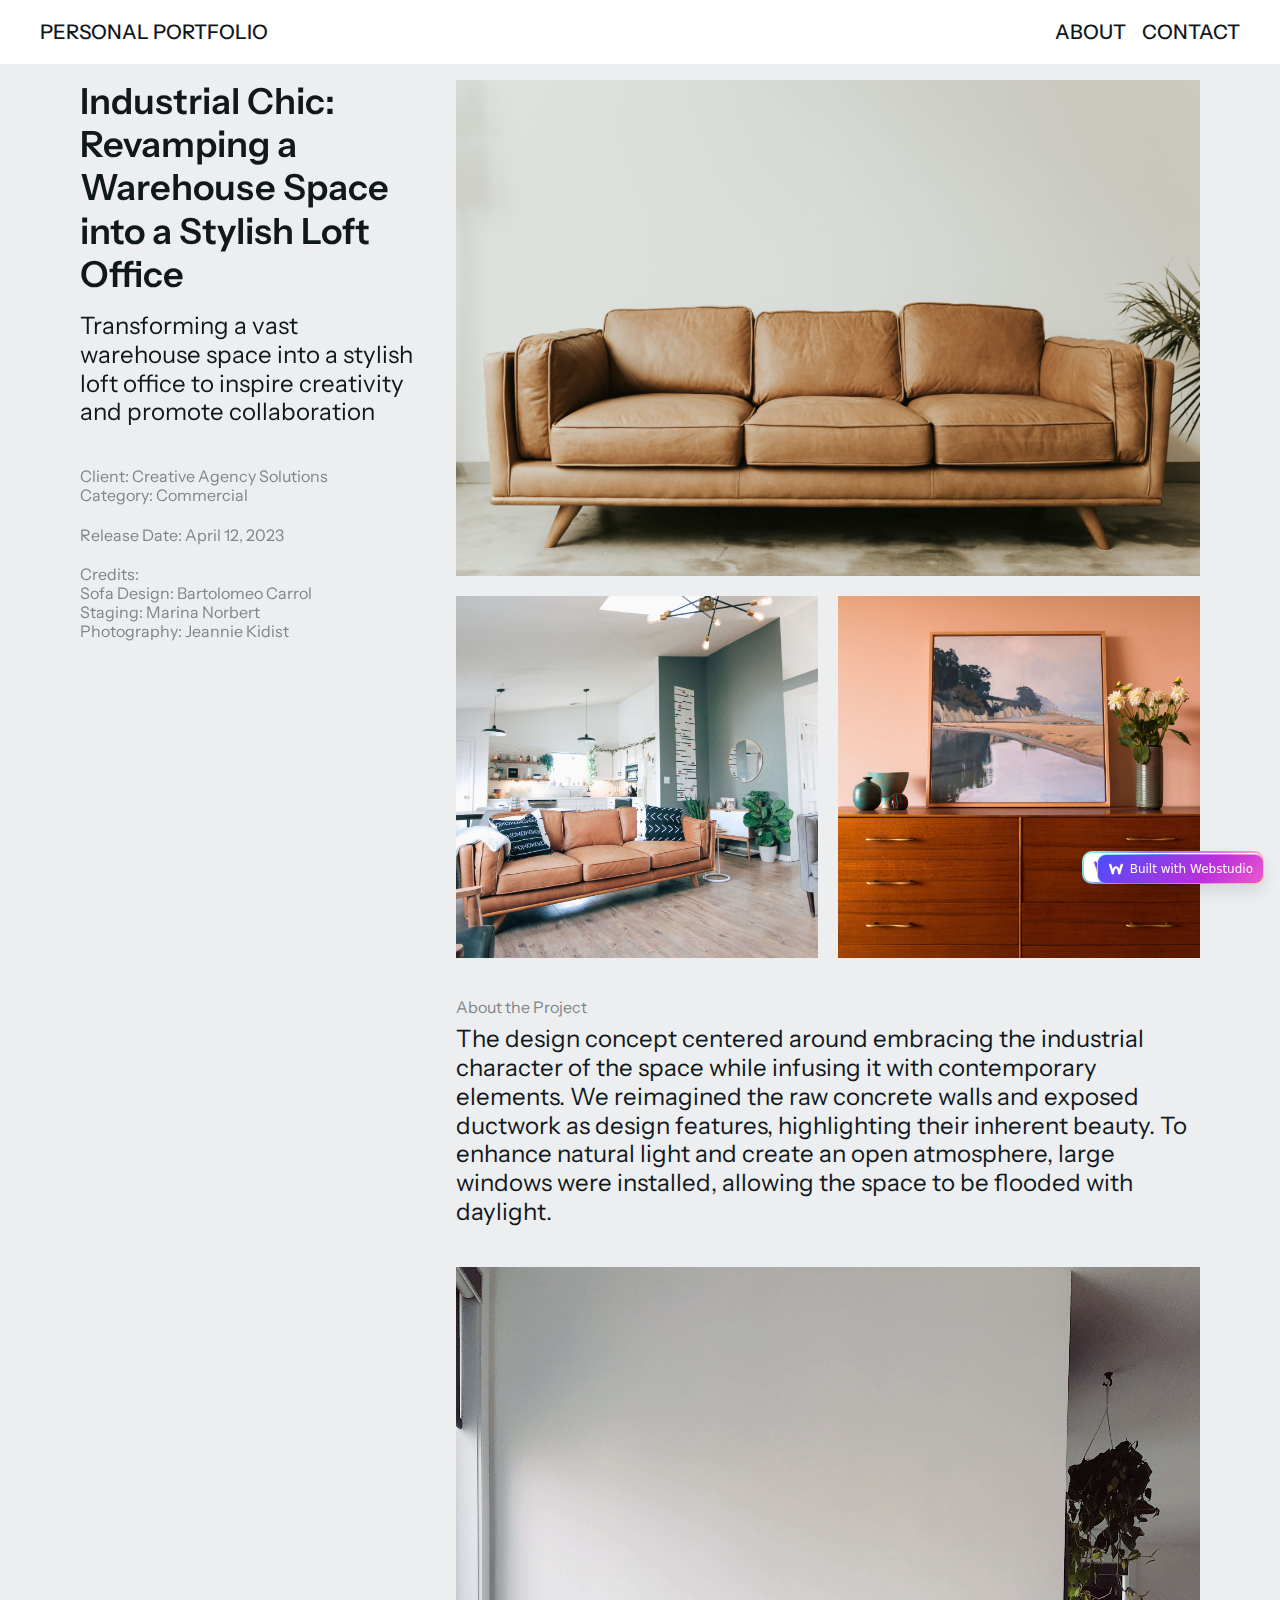
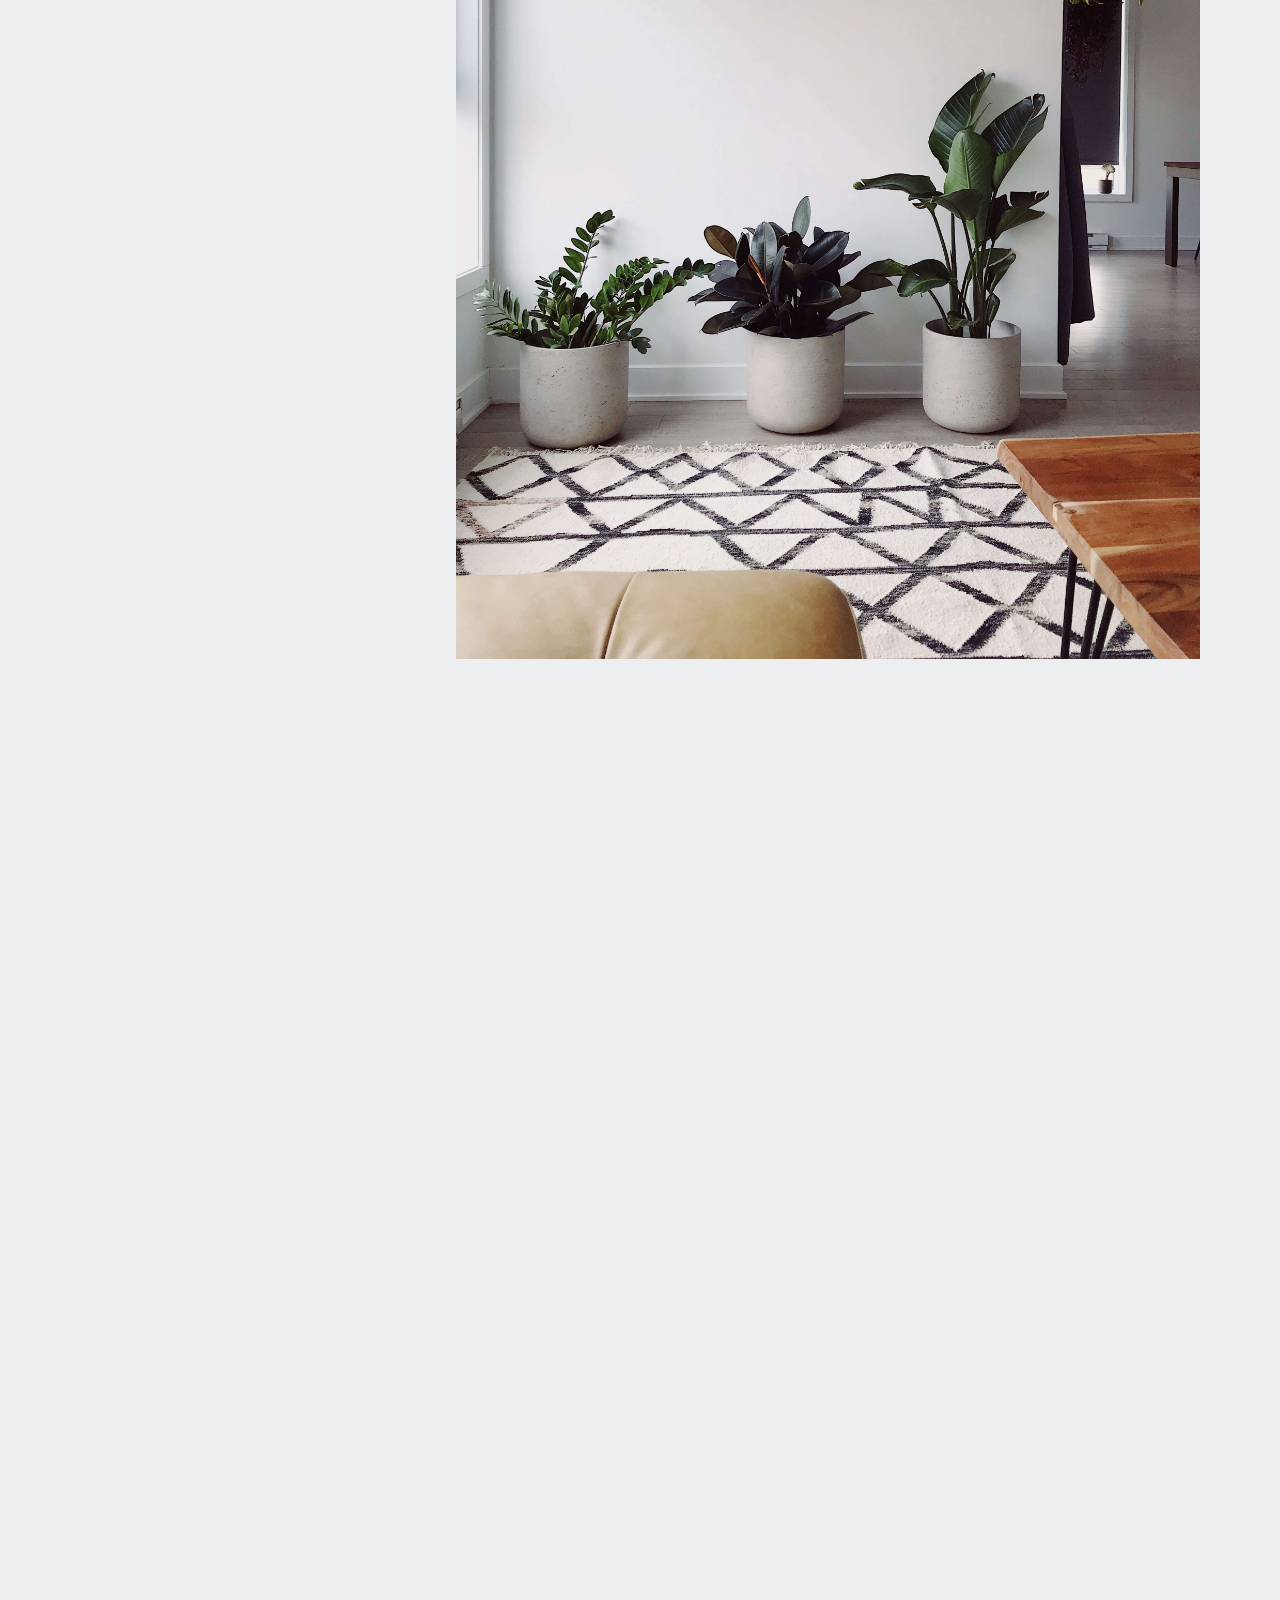
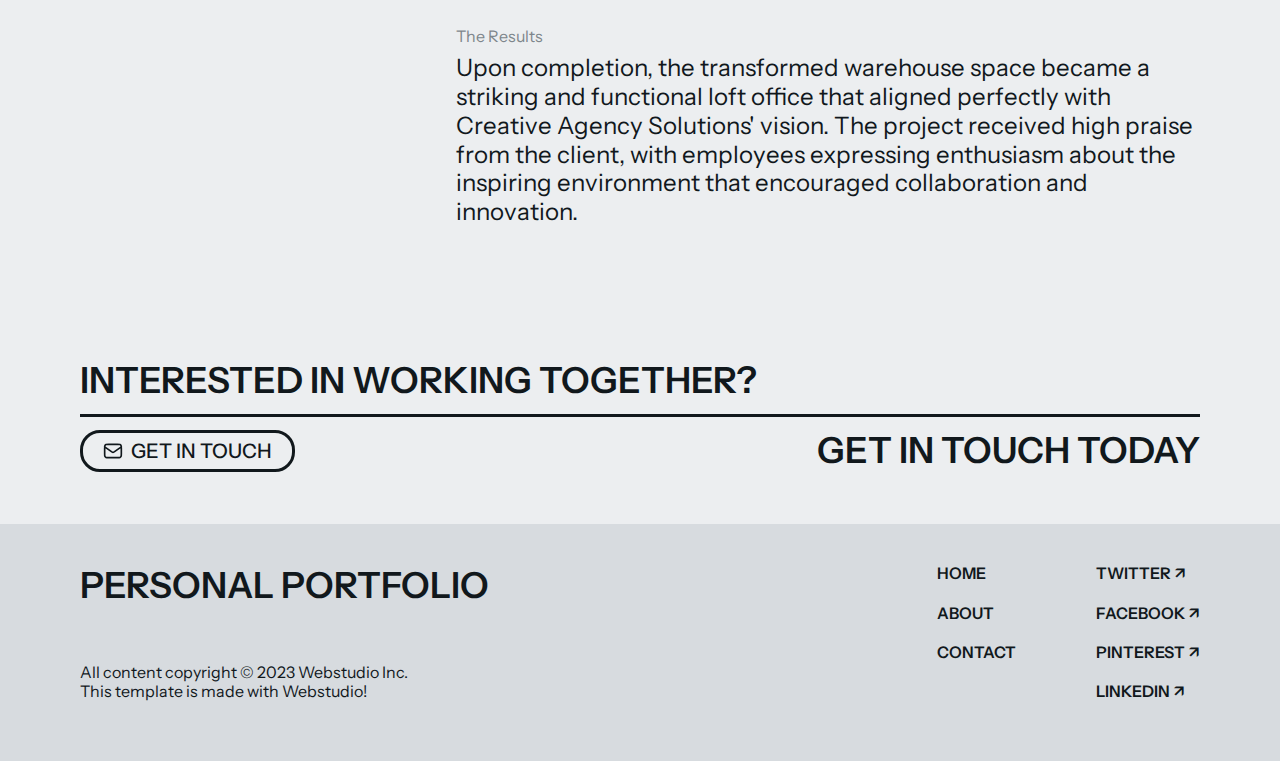
<file: project/index.html>
<!doctype html>
<html
  lang="en"
  data-ws-project="da79f43a-2e29-4cda-aa55-b422a76b6461"
  data-ws-last-published="2026-01-19T10:24:48.165Z"
>
  <head>
    <link
      rel="stylesheet"
      type="text/css"
      href="/assets/static/app_generated_index-6937cd5a.Ce1wTHLN.css"
    />
    <meta charset="UTF-8" />
    <meta name="viewport" content="width=device-width,initial-scale=1" />
    <link
      rel="preload"
      as="image"
      imagesrcset="/assets/logo-icon-color_7lPMMn5N1_sztj7QUZvvx.svg 384w, /assets/logo-icon-color_7lPMMn5N1_sztj7QUZvvx.svg 640w, /assets/logo-icon-color_7lPMMn5N1_sztj7QUZvvx.svg 750w, /assets/logo-icon-color_7lPMMn5N1_sztj7QUZvvx.svg 828w, /assets/logo-icon-color_7lPMMn5N1_sztj7QUZvvx.svg 1080w, /assets/logo-icon-color_7lPMMn5N1_sztj7QUZvvx.svg 1200w, /assets/logo-icon-color_7lPMMn5N1_sztj7QUZvvx.svg 1920w, /assets/logo-icon-color_7lPMMn5N1_sztj7QUZvvx.svg 2048w, /assets/logo-icon-color_7lPMMn5N1_sztj7QUZvvx.svg 3840w"
      imagesizes="(min-width: 1280px) 50vw, 100vw"
    />
    <link
      rel="preload"
      href="/assets/InstrumentSans-VariableFont_wdth_wght_o3etf9mcJeUAJ0jUkHwMF.ttf"
      as="font"
      crossorigin="anonymous"
    />
    <link
      rel="preload"
      href="/assets/Portfolio__Icon_VC6lMDbymwZEJV7H7JBQ3.svg"
      as="image"
    />
    <link
      rel="preload"
      href="/assets/Contact_Icon_White_67_HWShh4J6gTKgI61jvg.svg"
      as="image"
    />
    <meta property="og:url" content="https://url/project" />
    <meta property="og:title" content="Project" />
    <meta property="og:type" content="website" />
    <meta
      property="og:image"
      content="/assets/project_0epBm9LhoMuWjraK17UXU.png"
    />
    <meta property="twitter:card" content="summary_large_image" />
    <title>Project</title>
  </head>
  <body class="w-body">
    <div
      class="w-box c11lapjv c1tmx3h cjgcbjj c16jlf6y c1rcp7w9 c7p2prc czw8boz"
    >
      <div style="display: contents">
        <div style="display: contents">
          <div class="w-box c1sotb2x c1qk1h6g c1osc9n6 c1awg9k3 cyw754m">
            <div
              class="w-box c8nk80o c13x75cb cpeqh71 cqq2eg1 c18xl9bf cx9qu6t c1xrbobn ckydxof cunu00i cwy7e20 ctskr9n"
            >
              <a
                href="/"
                target="_self"
                prefetch="intent"
                class="w-link c1o8hml3 c16jlf6y c1ad1g5y c15lgcvk c1f6jgc2 c1qo8o4l clu3ty5"
                >Personal Portfolio</a
              >
              <div class="w-box c8nk80o c1ogvzo5 cqq2eg1 c18xl9bf c1fpug7s">
                <a
                  href="/about"
                  target="_self"
                  prefetch="intent"
                  class="w-link c1o8hml3 c16jlf6y c1ad1g5y c15lgcvk c1f6jgc2 c1qo8o4l c2lsnmx clu3ty5"
                  >About</a
                ><a
                  href="/contact"
                  target="_self"
                  prefetch="intent"
                  class="w-link c16jlf6y c1o8hml3 c1ad1g5y c15lgcvk c1f6jgc2 c1qo8o4l c2lsnmx clu3ty5"
                  >Contact</a
                >
              </div>
              <button
                type="button"
                class="w-button c13pijs9 c1scknq9 c13x75cb c7d3819 cenum42 cnewxw7 ch5h01i c1b9bckd ck9ixjl cf0pfnd c1ad1g5y cz2nl1p c1dt4ltr caix4s2 c1busqa9 cgt1h5s c1x7hxxo c12hgpsa c122p7hh cmxx3nh c1ki24lq ckkz1et"
                aria-haspopup="dialog"
                aria-expanded="false"
                aria-controls="radix-:Rcm:"
                data-state="closed"
              >
                <div class="w-html-embed">
                  <svg
                    xmlns="http://www.w3.org/2000/svg"
                    viewBox="0 0 22 22"
                    fill="currentColor"
                    width="100%"
                    height="100%"
                    style="display: block"
                  >
                    <path
                      fill-rule="evenodd"
                      d="M2 5.998a.75.75 0 0 1 .75-.75h16.5a.75.75 0 0 1 0 1.5H2.75a.75.75 0 0 1-.75-.75Zm0 5.5a.75.75 0 0 1 .75-.75h16.5a.75.75 0 0 1 0 1.5H2.75a.75.75 0 0 1-.75-.75Zm0 5.5a.75.75 0 0 1 .75-.75h16.5a.75.75 0 0 1 0 1.5H2.75a.75.75 0 0 1-.75-.75Z"
                      clip-rule="evenodd"
                    />
                  </svg>
                </div>
              </button>
            </div>
          </div>
        </div>
      </div>
      <div
        class="w-box c3lk5pa c1eq3wrs c6b6nxe c8nk80o c1a6r51h cyrajba citcu8z c15cspf0 c6kwm01 c61x9or c18m0pjh c7in0j3 c14cp74y c1cnh0oy c1hfs0g9 cuyrjma"
      >
        <div
          class="w-box c88nee9 culjnom c1j8ubra c1ks3y07 c1mpch1f c1d3r4j5 c8nk80o c14pfhm5 c1a6r51h cyrajba cbjhg1z c30l9u4 cuu498a"
        >
          <div class="w-box c8nk80o c14pfhm5 cqq2eg1 c18xl9bf">
            <h1 class="w-heading cgiqncz cuuasv7 c1lywmer c1e75frj c1we5scq">
              Industrial Chic: Revamping a Warehouse Space into a Stylish Loft
              Office
            </h1>
            <p class="w-paragraph cgiqncz cuuasv7">
              Transforming a vast warehouse space into a stylish loft office to
              inspire creativity and promote collaboration
            </p>
          </div>
          <div
            class="w-box c1ytpk7j c1wi1me0 c8nk80o c1n9yegh c1f37pet c14pfhm5 c6mllus c2y17za c19jgd6p"
          >
            <div
              class="w-box c8nk80o c14pfhm5 c1n9yegh c1f37pet culjnom c1j8ubra"
            >
              <div class="w-text">
                Client: Creative Agency Solutions<br />Category: Commercial
              </div>
              <div class="w-text">Release Date: April 12, 2023</div>
            </div>
            <div class="w-text culjnom c1j8ubra">
              Credits:<br />Sofa Design: Bartolomeo Carrol<br />Staging: Marina
              Norbert<br />Photography: Jeannie Kidist
            </div>
          </div>
        </div>
        <div class="w-box c8nk80o c14pfhm5 c1a6r51h cyrajba">
          <div class="w-box c8nk80o c14pfhm5 c1n9yegh c1f37pet">
            <div class="w-box c68bo36 c1qutx8k c1outejm c1igsn7p">
              <img
                alt=""
                src="/assets/paul-weaver-nWidMEQsnAQ-unsplash_Hd9bvJ49YlnnKKVNOBIT4.jpeg"
                class="w-image c68bo36 c1661bk4 c1ttc2dv c8fybya"
                sizes="(min-width: 1280px) 50vw, 100vw"
                srcset="
                  /assets/paul-weaver-nWidMEQsnAQ-unsplash_Hd9bvJ49YlnnKKVNOBIT4.jpeg  384w,
                  /assets/paul-weaver-nWidMEQsnAQ-unsplash_Hd9bvJ49YlnnKKVNOBIT4.jpeg  640w,
                  /assets/paul-weaver-nWidMEQsnAQ-unsplash_Hd9bvJ49YlnnKKVNOBIT4.jpeg  750w,
                  /assets/paul-weaver-nWidMEQsnAQ-unsplash_Hd9bvJ49YlnnKKVNOBIT4.jpeg  828w,
                  /assets/paul-weaver-nWidMEQsnAQ-unsplash_Hd9bvJ49YlnnKKVNOBIT4.jpeg 1080w,
                  /assets/paul-weaver-nWidMEQsnAQ-unsplash_Hd9bvJ49YlnnKKVNOBIT4.jpeg 1200w,
                  /assets/paul-weaver-nWidMEQsnAQ-unsplash_Hd9bvJ49YlnnKKVNOBIT4.jpeg 1920w,
                  /assets/paul-weaver-nWidMEQsnAQ-unsplash_Hd9bvJ49YlnnKKVNOBIT4.jpeg 2048w,
                  /assets/paul-weaver-nWidMEQsnAQ-unsplash_Hd9bvJ49YlnnKKVNOBIT4.jpeg 3840w
                "
                decoding="async"
                loading="lazy"
              />
            </div>
            <div class="w-box c18m0pjh c1n9yegh c1f37pet c8nk80o">
              <div class="w-box c68bo36 c1fyjyvq">
                <img
                  alt=""
                  src="/assets/kara-eads-L7EwHkq1B2s-unsplash_hZnqf6_CYa3hSkI38E38B.jpg"
                  class="w-image c68bo36 c1661bk4 c1ttc2dv"
                  sizes="(min-width: 1280px) 50vw, 100vw"
                  srcset="
                    /assets/kara-eads-L7EwHkq1B2s-unsplash_hZnqf6_CYa3hSkI38E38B.jpg  384w,
                    /assets/kara-eads-L7EwHkq1B2s-unsplash_hZnqf6_CYa3hSkI38E38B.jpg  640w,
                    /assets/kara-eads-L7EwHkq1B2s-unsplash_hZnqf6_CYa3hSkI38E38B.jpg  750w,
                    /assets/kara-eads-L7EwHkq1B2s-unsplash_hZnqf6_CYa3hSkI38E38B.jpg  828w,
                    /assets/kara-eads-L7EwHkq1B2s-unsplash_hZnqf6_CYa3hSkI38E38B.jpg 1080w,
                    /assets/kara-eads-L7EwHkq1B2s-unsplash_hZnqf6_CYa3hSkI38E38B.jpg 1200w,
                    /assets/kara-eads-L7EwHkq1B2s-unsplash_hZnqf6_CYa3hSkI38E38B.jpg 1920w,
                    /assets/kara-eads-L7EwHkq1B2s-unsplash_hZnqf6_CYa3hSkI38E38B.jpg 2048w,
                    /assets/kara-eads-L7EwHkq1B2s-unsplash_hZnqf6_CYa3hSkI38E38B.jpg 3840w
                  "
                  decoding="async"
                  loading="lazy"
                />
              </div>
              <div class="w-box c68bo36 c1fyjyvq">
                <img
                  alt=""
                  src="/assets/earl-wilcox-3xpQCOOe6hM-unsplash_2NerSMvO382JJHUQu1XdM.jpg"
                  class="w-image c68bo36 c1661bk4 c1ttc2dv"
                  sizes="(min-width: 1280px) 50vw, 100vw"
                  srcset="
                    /assets/earl-wilcox-3xpQCOOe6hM-unsplash_2NerSMvO382JJHUQu1XdM.jpg  384w,
                    /assets/earl-wilcox-3xpQCOOe6hM-unsplash_2NerSMvO382JJHUQu1XdM.jpg  640w,
                    /assets/earl-wilcox-3xpQCOOe6hM-unsplash_2NerSMvO382JJHUQu1XdM.jpg  750w,
                    /assets/earl-wilcox-3xpQCOOe6hM-unsplash_2NerSMvO382JJHUQu1XdM.jpg  828w,
                    /assets/earl-wilcox-3xpQCOOe6hM-unsplash_2NerSMvO382JJHUQu1XdM.jpg 1080w,
                    /assets/earl-wilcox-3xpQCOOe6hM-unsplash_2NerSMvO382JJHUQu1XdM.jpg 1200w,
                    /assets/earl-wilcox-3xpQCOOe6hM-unsplash_2NerSMvO382JJHUQu1XdM.jpg 1920w,
                    /assets/earl-wilcox-3xpQCOOe6hM-unsplash_2NerSMvO382JJHUQu1XdM.jpg 2048w,
                    /assets/earl-wilcox-3xpQCOOe6hM-unsplash_2NerSMvO382JJHUQu1XdM.jpg 3840w
                  "
                  decoding="async"
                  loading="lazy"
                />
              </div>
            </div>
          </div>
          <div class="w-box c8nk80o c14pfhm5 cnhmrg7 cv8693i">
            <div class="w-text c1ytpk7j c1wi1me0 c6mllus">
              About the Project
            </div>
            <p class="w-paragraph cgiqncz cuuasv7">
              The design concept centered around embracing the industrial
              character of the space while infusing it with contemporary
              elements. We reimagined the raw concrete walls and exposed
              ductwork as design features, highlighting their inherent beauty.
              To enhance natural light and create an open atmosphere, large
              windows were installed, allowing the space to be flooded with
              daylight.
            </p>
          </div>
          <div class="w-box c8nk80o c14pfhm5 c1n9yegh c1f37pet">
            <div class="w-box">
              <img
                alt=""
                src="/assets/lakeisha-bennett-WzP3YnV9T-U-unsplash_KqsPo2JMqnCIIap7zS7Cb.jpg"
                class="w-image c68bo36 c1661bk4 c1ttc2dv c1xkrcu9 c1igsn7p"
                sizes="(min-width: 1280px) 50vw, 100vw"
                srcset="
                  /assets/lakeisha-bennett-WzP3YnV9T-U-unsplash_KqsPo2JMqnCIIap7zS7Cb.jpg  384w,
                  /assets/lakeisha-bennett-WzP3YnV9T-U-unsplash_KqsPo2JMqnCIIap7zS7Cb.jpg  640w,
                  /assets/lakeisha-bennett-WzP3YnV9T-U-unsplash_KqsPo2JMqnCIIap7zS7Cb.jpg  750w,
                  /assets/lakeisha-bennett-WzP3YnV9T-U-unsplash_KqsPo2JMqnCIIap7zS7Cb.jpg  828w,
                  /assets/lakeisha-bennett-WzP3YnV9T-U-unsplash_KqsPo2JMqnCIIap7zS7Cb.jpg 1080w,
                  /assets/lakeisha-bennett-WzP3YnV9T-U-unsplash_KqsPo2JMqnCIIap7zS7Cb.jpg 1200w,
                  /assets/lakeisha-bennett-WzP3YnV9T-U-unsplash_KqsPo2JMqnCIIap7zS7Cb.jpg 1920w,
                  /assets/lakeisha-bennett-WzP3YnV9T-U-unsplash_KqsPo2JMqnCIIap7zS7Cb.jpg 2048w,
                  /assets/lakeisha-bennett-WzP3YnV9T-U-unsplash_KqsPo2JMqnCIIap7zS7Cb.jpg 3840w
                "
                decoding="async"
                loading="lazy"
              />
            </div>
            <div class="w-box">
              <img
                alt=""
                src="/assets/spacejoy-9M66C_w_ToM-unsplash_-2-5_TNecwsjZ5uxYh0DK.jpg"
                class="w-image c68bo36 c1661bk4 c1ttc2dv cimhlci c1igsn7p"
                sizes="(min-width: 1280px) 50vw, 100vw"
                srcset="
                  /assets/spacejoy-9M66C_w_ToM-unsplash_-2-5_TNecwsjZ5uxYh0DK.jpg  384w,
                  /assets/spacejoy-9M66C_w_ToM-unsplash_-2-5_TNecwsjZ5uxYh0DK.jpg  640w,
                  /assets/spacejoy-9M66C_w_ToM-unsplash_-2-5_TNecwsjZ5uxYh0DK.jpg  750w,
                  /assets/spacejoy-9M66C_w_ToM-unsplash_-2-5_TNecwsjZ5uxYh0DK.jpg  828w,
                  /assets/spacejoy-9M66C_w_ToM-unsplash_-2-5_TNecwsjZ5uxYh0DK.jpg 1080w,
                  /assets/spacejoy-9M66C_w_ToM-unsplash_-2-5_TNecwsjZ5uxYh0DK.jpg 1200w,
                  /assets/spacejoy-9M66C_w_ToM-unsplash_-2-5_TNecwsjZ5uxYh0DK.jpg 1920w,
                  /assets/spacejoy-9M66C_w_ToM-unsplash_-2-5_TNecwsjZ5uxYh0DK.jpg 2048w,
                  /assets/spacejoy-9M66C_w_ToM-unsplash_-2-5_TNecwsjZ5uxYh0DK.jpg 3840w
                "
                decoding="async"
                loading="lazy"
              />
            </div>
            <div class="w-box">
              <img
                alt=""
                src="/assets/toa-heftiba-FV3GConVSss-unsplash_8-PVVNvxXIt_GxAes0rKV.jpeg"
                class="w-image c68bo36 c1661bk4 c1ttc2dv c8fybya c1igsn7p"
                sizes="(min-width: 1280px) 50vw, 100vw"
                srcset="
                  /assets/toa-heftiba-FV3GConVSss-unsplash_8-PVVNvxXIt_GxAes0rKV.jpeg  384w,
                  /assets/toa-heftiba-FV3GConVSss-unsplash_8-PVVNvxXIt_GxAes0rKV.jpeg  640w,
                  /assets/toa-heftiba-FV3GConVSss-unsplash_8-PVVNvxXIt_GxAes0rKV.jpeg  750w,
                  /assets/toa-heftiba-FV3GConVSss-unsplash_8-PVVNvxXIt_GxAes0rKV.jpeg  828w,
                  /assets/toa-heftiba-FV3GConVSss-unsplash_8-PVVNvxXIt_GxAes0rKV.jpeg 1080w,
                  /assets/toa-heftiba-FV3GConVSss-unsplash_8-PVVNvxXIt_GxAes0rKV.jpeg 1200w,
                  /assets/toa-heftiba-FV3GConVSss-unsplash_8-PVVNvxXIt_GxAes0rKV.jpeg 1920w,
                  /assets/toa-heftiba-FV3GConVSss-unsplash_8-PVVNvxXIt_GxAes0rKV.jpeg 2048w,
                  /assets/toa-heftiba-FV3GConVSss-unsplash_8-PVVNvxXIt_GxAes0rKV.jpeg 3840w
                "
                decoding="async"
                loading="lazy"
              />
            </div>
          </div>
          <div class="w-box c8nk80o c14pfhm5 cnhmrg7 cv8693i">
            <div class="w-text c1ytpk7j c1wi1me0 c6mllus">The Results</div>
            <p class="w-paragraph cgiqncz cuuasv7">
              Upon completion, the transformed warehouse space became a striking
              and functional loft office that aligned perfectly with Creative
              Agency Solutions&#x27; vision. The project received high praise
              from the client, with employees expressing enthusiasm about the
              inspiring environment that encouraged collaboration and
              innovation.
            </p>
          </div>
        </div>
      </div>
      <div style="display: contents">
        <div style="display: contents">
          <div class="w-box c1rcp7w9 c7p2prc">
            <div
              class="w-box c1bsu9b6 c1nt4a8i c3lk5pa c1eq3wrs c6b6nxe c1rllvmm co923ah c15cspf0 c6kwm01 c18m0pjh c7in0j3 c14cp74y c1hfs0g9 cuyrjma"
            >
              <h1
                class="w-heading cub4387 c1k14icg cgiqncz cuuasv7 c1lywmer c1e75frj c8nk80o c1n9yegh cyrajba c15lgcvk c1we5scq c2ueoyp c18m0pjh"
              >
                Interested in Working Together?
              </h1>
              <div
                class="w-box c8nk80o c13x75cb cpeqh71 c1ivme3m cd1rmow c1e3pejf c1t418cu cfzi32s c67ehv8 c8og876 ceob71o c1gzwxt8 c9zn0lm c2md8t4 c2ueoyp"
              >
                <div style="display: contents">
                  <div style="display: contents">
                    <a
                      target="_self"
                      href="/contact"
                      prefetch="intent"
                      class="w-link cnhmrg7 cv8693i c1mfbi5p c1wfmwzd c1od6hx9 ceo1y7m c1ivme3m cd1rmow c1e3pejf c1t418cu c9jfr10 c4efqah c4xxk3j c1dvfaiy c1f6jgc2 c16jlf6y c8nk80o c13x75cb cyqg6ud c1c40v9p cjq2ygk c91j3x2 cmk8m2m c13trlse c13qd8os c16v63p8 c2j77oj c1db8le1 c12qkri5 co72ipd"
                      ><div class="w-box c1fyjyvq cqxga0r"></div>
                      <div
                        class="w-text c15lgcvk culjnom c1j8ubra c1o8hml3 c1ad1g5y c1f6jgc2 c1qo8o4l"
                      >
                        Get in touch
                      </div></a
                    >
                  </div>
                </div>
                <h1
                  class="w-heading cgiqncz cuuasv7 c1lywmer c1e75frj cub4387 c1k14icg c15lgcvk c1we5scq c1m5tofo csm9ex7"
                >
                  Get In Touch Today
                </h1>
              </div>
            </div>
          </div>
        </div>
      </div>
      <div style="display: contents">
        <div style="display: contents">
          <div class="w-box ct7fz10 c7p2prc">
            <div
              class="w-box c1bsu9b6 c1nt4a8i c3lk5pa c1eq3wrs c6b6nxe c1rllvmm cynkcnm c8nk80o c1a6r51h cyrajba cpeqh71 c15cspf0 c6kwm01 c18m0pjh c7in0j3 c14cp74y c1hfs0g9 cuyrjma c2ueoyp"
            >
              <div class="w-box c8nk80o c14pfhm5">
                <h1
                  class="w-heading c1lywmer c1e75frj c15lgcvk cgiqncz culjnom c1j8ubra c1we5scq c1m5tofo c175li3f"
                >
                  Personal Portfolio
                </h1>
                <div class="w-text c1ytpk7j c6mllus c1i2stb4">
                  All content copyright © 2023 Webstudio Inc.<br />This
                  template is made with Webstudio!
                </div>
              </div>
              <div class="w-box c8nk80o cir24w6 c1b6azdr">
                <div
                  class="w-box c8nk80o c14pfhm5 c1n9yegh c1f37pet culjnom c1j8ubra c1m5tofo"
                >
                  <a
                    href="/"
                    target="_self"
                    prefetch="intent"
                    class="w-link c16jlf6y c1f6jgc2 c15lgcvk c1ytpk7j c1lywmer clu3ty5"
                    >Home</a
                  ><a
                    href="/about"
                    target="_self"
                    prefetch="intent"
                    class="w-link c16jlf6y c1f6jgc2 c15lgcvk c1ytpk7j c1lywmer clu3ty5"
                    >About</a
                  ><a
                    href="/contact"
                    target="_self"
                    prefetch="intent"
                    class="w-link c16jlf6y c1f6jgc2 c15lgcvk c1ytpk7j c1lywmer clu3ty5"
                    >Contact</a
                  >
                </div>
                <div
                  class="w-box c8nk80o c14pfhm5 c1n9yegh c1f37pet culjnom c1j8ubra c1m5tofo"
                >
                  <a
                    href="https://twitter.com/home"
                    target="_blank"
                    prefetch="none"
                    class="w-link c16jlf6y c1f6jgc2 c15lgcvk c1ytpk7j c1lywmer clu3ty5"
                    >Twitter ↗</a
                  ><a
                    href="https://www.facebook.com/"
                    target="_blank"
                    prefetch="none"
                    class="w-link c16jlf6y c1f6jgc2 c15lgcvk c1ytpk7j c1lywmer clu3ty5"
                    >Facebook ↗</a
                  ><a
                    href="https://www.pinterest.com/"
                    target="_blank"
                    prefetch="none"
                    class="w-link c16jlf6y c1f6jgc2 c15lgcvk c1ytpk7j c1lywmer clu3ty5"
                    >Pinterest ↗</a
                  ><a
                    href="https://www.linkedin.com/feed/"
                    target="_blank"
                    prefetch="none"
                    class="w-link c16jlf6y c1f6jgc2 c15lgcvk c1ytpk7j c1lywmer clu3ty5"
                    >LinkedIn ↗</a
                  >
                </div>
              </div>
              <div class="w-text c1ytpk7j c13pijs9 c1ikruxj c6mllus c1vu9gqi">
                All content copyright © 2023 Webstudio Inc.<br />This template
                is made with Webstudio!
              </div>
            </div>
          </div>
          <a
            href="https://webstudio.is/?via=badge"
            target="_blank"
            class="w-element c1qw1566 c1cwdvcv c1xggkzv c13x75cb c7d3819 c1sotb2x c1lvvlgh c1mfbi5p c1r8ow2h c1wfmwzd c1nl8f8o c5mxgt2 c1cioz46 c1kl7gi c5msy9o c8056mw c1ad1g5y cmebbpp c19eixaq cm5qwnj c1k32nrs c40h0uf c1f6jgc2 c1czqz82 cxbwle7 c1olsrci c1q3n1l7 ci0a9qm"
            ><div class="w-html-embed c1jru4eg c10c7zpi cvjor4z c1j8ubra">
              <svg
                xmlns="http://www.w3.org/2000/svg"
                fill="currentColor"
                viewBox="0 0 16 16"
                width="100%"
                height="100%"
                style="display: block"
              >
                <path
                  fill-rule="evenodd"
                  d="m12.32 12.416 2.62-8.085a1.205 1.205 0 1 0-2.292-.746l-2.62 8.084a1.205 1.205 0 1 0 2.292.747Z"
                  clip-rule="evenodd"
                />
                <path
                  fill-rule="evenodd"
                  d="M8 7.624c.297 0 .517.175.704.394.207.243.373.545.514.866.634 1.44.753 3.241.753 3.241a1.206 1.206 0 0 0 1.285 1.122 1.207 1.207 0 0 0 1.12-1.287s-.16-2.25-.952-4.05C10.744 6.364 9.594 5.208 8 5.208c-1.594 0-2.744 1.156-3.424 2.7-.792 1.8-.951 4.05-.951 4.05a1.207 1.207 0 0 0 1.12 1.288 1.206 1.206 0 0 0 1.284-1.122s.119-1.8.753-3.24a3.52 3.52 0 0 1 .514-.867c.187-.22.406-.394.704-.394Z"
                  clip-rule="evenodd"
                />
                <path
                  fill-rule="evenodd"
                  d="M5.973 11.669 3.352 3.585a1.205 1.205 0 1 0-2.293.746l2.622 8.084a1.205 1.205 0 1 0 2.292-.746Z"
                  clip-rule="evenodd"
                />
              </svg>
            </div>
            <div class="w-element">Built with Webstudio</div></a
          >
        </div>
      </div>
      <div style="display: contents">
        <div style="display: contents">
          <a
            href="https://webstudio.is/"
            prefetch="none"
            target="_self"
            aria-label=""
            rel="nofollow"
            class="w-link c19qz7wv c1sotb2x c5mxgt2 c1cioz46 ciczvz4 c1mfbi5p c1wfmwzd c1r8ow2h c1nl8f8o c1ffxanp c1ejq3ur cpu5vp4 cdudh13 csz3l39 c12e8323 c1czqz82 c1wtbka8 cxbwle7 cc9vr3t c8nk80o c1xggkzv c1cwdvcv c87zxbu c1f6jgc2 cc7l5r4 c15qos1m cjryxmg c1qml65g c1k0upc9 cg2k4z6 c1rr2dg6 c1ggqdn cro475l cesp10d"
            ><img
              alt=""
              src="/assets/logo-icon-color_7lPMMn5N1_sztj7QUZvvx.svg"
              aria-hidden="true"
              class="w-image c4d1sdx c10c7zpi"
              sizes="(min-width: 1280px) 50vw, 100vw"
              srcset="
                /assets/logo-icon-color_7lPMMn5N1_sztj7QUZvvx.svg  384w,
                /assets/logo-icon-color_7lPMMn5N1_sztj7QUZvvx.svg  640w,
                /assets/logo-icon-color_7lPMMn5N1_sztj7QUZvvx.svg  750w,
                /assets/logo-icon-color_7lPMMn5N1_sztj7QUZvvx.svg  828w,
                /assets/logo-icon-color_7lPMMn5N1_sztj7QUZvvx.svg 1080w,
                /assets/logo-icon-color_7lPMMn5N1_sztj7QUZvvx.svg 1200w,
                /assets/logo-icon-color_7lPMMn5N1_sztj7QUZvvx.svg 1920w,
                /assets/logo-icon-color_7lPMMn5N1_sztj7QUZvvx.svg 2048w,
                /assets/logo-icon-color_7lPMMn5N1_sztj7QUZvvx.svg 3840w
              "
              decoding="async"
              loading="eager"
            />
            <div class="w-text c7yzlmz c1ad1g5y c16jlf6y">
              Built with Webstudio
            </div></a
          >
        </div>
      </div>
    </div>
    <script id="vike_pageContext" type="application/json">
      {
        "_urlRewrite": null,
        "pageId": "/pages/project",
        "routeParams": {},
        "data": {
          "url": "https://url/project",
          "system": {
            "params": {},
            "search": {},
            "origin": "https://url",
            "pathname": "/project"
          },
          "resources": {},
          "pageMeta": {
            "title": "Project",
            "description": "",
            "excludePageFromSearch": "!undefined",
            "language": "!undefined",
            "socialImageAssetName": "project_0epBm9LhoMuWjraK17UXU.png",
            "socialImageUrl": "!undefined",
            "status": "!undefined",
            "redirect": "!undefined",
            "custom": []
          }
        }
      }
    </script>
    <script id="vike_globalContext" type="application/json">
      {}
    </script>
    <script
      src="/assets/entries/entry-server-routing.BmL-Svga.js"
      type="module"
      async
    ></script>
    <link
      rel="modulepreload"
      href="/assets/entries/pages_project.BPEYB8kn.js"
      as="script"
      type="text/javascript"
    /><link
      rel="modulepreload"
      href="/assets/chunks/chunk-CvFZj30u.js"
      as="script"
      type="text/javascript"
    /><link
      rel="modulepreload"
      href="/assets/chunks/chunk-DBk71tI8.js"
      as="script"
      type="text/javascript"
    />
  </body>
</html>
</file>
<file: assets/static/app_generated_index-6937cd5a.Ce1wTHLN.css>
@font-face{font-family:Instrument Sans;font-style:normal;font-weight:400 700;font-display:swap;src:url(/assets/InstrumentSans-VariableFont_wdth_wght_o3etf9mcJeUAJ0jUkHwMF.ttf) format("truetype")}@layer presets{:root{display:grid;min-height:100%;font-family:Arial,Roboto,sans-serif;font-size:16px;line-height:1.2;white-space:pre-wrap;white-space-collapse:preserve}a.w-element,div.w-element{box-sizing:border-box}body.w-body{box-sizing:border-box;-webkit-font-smoothing:antialiased;-moz-osx-font-smoothing:grayscale;margin:0}div.w-box{box-sizing:border-box}div.w-text{box-sizing:border-box;min-height:1em}a.w-link{box-sizing:border-box;display:inline-block}h1.w-heading,p.w-paragraph{box-sizing:border-box}img.w-image{box-sizing:border-box;max-width:100%;display:block;height:auto}div.w-dialog-overlay,div.w-dialog-content{box-sizing:border-box}button.w-close-button{background-color:transparent;background-image:none;font-family:inherit;font-size:100%;line-height:1.15;box-sizing:border-box;text-transform:none;border:0px solid rgb(226 232 240 / 1);margin:0;padding:0}div.w-html-embed{display:contents;white-space:normal;white-space-collapse:collapse}button.w-button{font-family:inherit;font-size:100%;line-height:1.15;box-sizing:border-box;border-top-style:solid;border-right-style:solid;border-bottom-style:solid;border-left-style:solid;text-transform:none;margin:0}hr.w-separator{height:1px;color:inherit;box-sizing:border-box;background-color:gray;border-top-style:none;border-right-style:none;border-left-style:none;border-bottom-style:none}form.w-webhook-form{box-sizing:border-box}label.w-input-label{box-sizing:border-box;display:block}input.w-text-input{font-family:inherit;font-size:100%;line-height:1.15;box-sizing:border-box;border-top-style:solid;border-right-style:solid;border-bottom-style:solid;border-left-style:solid;display:block;margin:0}textarea.w-text-area{font-family:inherit;font-size:100%;line-height:1.15;box-sizing:border-box;border-top-style:solid;border-right-style:solid;border-bottom-style:solid;border-left-style:solid;resize:none;display:block;margin:0}}@media all{.c1sotb2x{position:fixed}.c1qk1h6g{right:0}.c1osc9n6{left:0}.c1awg9k3{z-index:2}.cyw754m{background-color:#fff}.c8nk80o{display:flex}.c1ogvzo5{justify-content:end}.cqq2eg1{column-gap:16px}.c18xl9bf{row-gap:16px}.c15lgcvk{text-transform:uppercase}.culjnom{flex-grow:1}.c1j8ubra{flex-shrink:0}.c1o8hml3{font-size:20px}.c1ad1g5y{font-weight:500}.c1f6jgc2{text-decoration-line:none}.cnhmrg7{column-gap:8px}.cv8693i{row-gap:8px}.c1mfbi5p{padding-top:6px}.c1wfmwzd{padding-bottom:6px}.c1od6hx9{padding-left:20px}.ceo1y7m{padding-right:20px}.c1ivme3m{border-top-style:solid}.cd1rmow{border-right-style:solid}.c1e3pejf{border-left-style:solid}.c1t418cu{border-bottom-style:solid}.c9jfr10{border-top-left-radius:20px}.c4efqah{border-top-right-radius:20px}.c4xxk3j{border-bottom-left-radius:20px}.c1dvfaiy{border-bottom-right-radius:20px}.c16jlf6y{color:#11181c}.c13x75cb{align-items:center}.cyqg6ud{justify-content:start}.c1c40v9p{background-attachment:scroll}.cjq2ygk{-webkit-background-clip:border-box;background-clip:border-box}.c91j3x2{background-blend-mode:normal}.cmk8m2m{background-image:url(/assets/Portfolio__Icon_VC6lMDbymwZEJV7H7JBQ3.svg)}.c13trlse{background-origin:padding-box}.c13qd8os{background-repeat:no-repeat}.c16v63p8{background-size:20px auto}.c2j77oj{background-position:20px 50%}.c1db8le1:hover{background-color:#11181c}.c12qkri5:hover{color:#fff}.co72ipd:hover{background-image:url(/assets/Contact_Icon_White_67_HWShh4J6gTKgI61jvg.svg)}.czevxgt{background-image:url(/assets/Facebook_mp-kljzSOZtm-eIVHLSg-.svg)}.c1phtg86{background-size:auto}.cyzrzjc{width:32px}.c1z0b42o{height:32px}.ctv193i{border-top-left-radius:16px}.ckjpj30{border-top-right-radius:16px}.c1s6k6lu{border-bottom-left-radius:16px}.c11a41c0{border-bottom-right-radius:16px}.c188vxlp{border-top-color:#11181c}.c1mqd6k5{border-right-color:#11181c}.c15yfj{border-bottom-color:#11181c}.c1w6cpag{border-left-color:#11181c}.cgatuxm{background-position:50% 50%}.c14n43za:hover{background-image:url(/assets/Facebook_Icon_White_TIiL4zy0kaWg6l4__C-dV.svg)}.c1fyubxz{background-image:url(/assets/LinkedIn_-fmh3rgRZap9zSOHvaxzz.svg)}.c1qmlmxd:hover{background-image:url(/assets/LinkedIn_Icon_White_sNaDtjaVUa7DLtB3E2tK_.svg)}.cby61nr{background-image:url(/assets/Pinterest_VJk9b63k3gU6hKnltsx8a.svg)}.cwo4e1j:hover{background-image:url(/assets/Pinterest_Icon_White_Bf9OADRkMPyPKf_pdrQdN.svg)}.ccuo1f8{background-image:url(/assets/Twitter_X0vXhoZjRph6SWIuIUVD_.svg)}.cbddfv1:hover{background-image:url(/assets/Twitter_Icon_White_w3NixeQVG4o19OcNjQVxm.svg)}.cpeqh71{justify-content:space-between}.cx9qu6t{padding-top:20px}.c1xrbobn{padding-bottom:20px}.ckydxof{padding-left:40px}.cunu00i{padding-right:40px}.c1bsu9b6{padding-left:80px}.c1nt4a8i{padding-right:80px}.c3lk5pa{margin-left:auto}.c1eq3wrs{margin-right:auto}.c6b6nxe{max-width:1280px}.c1rllvmm{padding-top:40px}.co923ah{padding-bottom:40px}.c1rcp7w9{background-color:#eceef0}.c7p2prc{position:relative}.cub4387{padding-bottom:12px}.c1k14icg{padding-top:12px}.cgiqncz{margin-top:0}.cuuasv7{margin-bottom:0}.c1lywmer{font-weight:600}.c1e75frj{font-size:36px}.c1n9yegh{column-gap:20px}.cyrajba{row-gap:40px}.cfzi32s{border-right-width:0px}.c67ehv8{border-bottom-width:0px}.c8og876{border-left-width:0px}.ceob71o{column-gap:4px}.c1gzwxt8{row-gap:4px}.ct7fz10{background-color:#d7dbdf}.cynkcnm{padding-bottom:60px}.c1a6r51h{column-gap:40px}.cir24w6{column-gap:80px}.c1b6azdr{row-gap:80px}.c14pfhm5{flex-direction:column}.c1ytpk7j{font-size:16px}.clu3ty5:hover{text-decoration-line:underline}.c1f37pet{row-gap:20px}.c13pijs9{display:none}.c1ikruxj{text-align:start}.c68bo36{width:100%}.c1fyjyvq{aspect-ratio:1}.cqxga0r{width:20px}.c1lr5y2d{height:48px}.c1lrid{width:48px}.cxfkus7{border-top-left-radius:24px}.c13xknd8{border-top-right-radius:24px}.cq8x19e{border-bottom-left-radius:24px}.crx3gtk{border-bottom-right-radius:24px}.c1qutx8k{overflow-x:hidden}.c1outejm{overflow-y:hidden}.c1661bk4{height:100%}.c1ttc2dv{object-fit:cover}.c1wi1me0{color:#7e868c}.cc3q8ja{align-items:start}.cyvk86c{row-gap:0px}.c19qz7wv{background-image:linear-gradient(#fff,#fff),linear-gradient(135deg,#92fddc,#7d7ffb 31.94%,#ed72fe 64.24%,#fdd791)}.c5mxgt2{right:16px}.c1cioz46{bottom:16px}.ciczvz4{background-size:cover,auto}.c1r8ow2h{padding-right:10px}.c1nl8f8o{padding-left:10px}.c1ffxanp{border-top-left-radius:10px}.c1ejq3ur{border-top-right-radius:10px}.cpu5vp4{border-bottom-left-radius:10px}.cdudh13{border-bottom-right-radius:10px}.csz3l39{z-index:3}.c12e8323{background-attachment:scroll,scroll}.c1czqz82{-webkit-background-clip:padding-box,border-box;background-clip:padding-box,border-box}.c1wtbka8{background-blend-mode:normal,normal}.cxbwle7{background-origin:padding-box,border-box}.cc9vr3t{background-repeat:repeat,repeat}.c1xggkzv{column-gap:6px}.c1cwdvcv{row-gap:6px}.c87zxbu{box-shadow:0 8px 16px #1717171a}.cc7l5r4{border:2px solid transparent}.c15qos1m{background-position:0% center,0% center}.cjryxmg:hover{border-top-width:3.5px}.c1qml65g:hover{border-right-width:3.5px}.c1k0upc9:hover{border-left-width:3.5px}.cg2k4z6:hover{border-bottom-width:3.5px}.c1rr2dg6:hover{padding-bottom:5px}.c1ggqdn:hover{padding-top:5px}.cro475l:hover{padding-left:9px}.cesp10d:hover{padding-right:9px}.c4d1sdx{aspect-ratio:1.3270142180094786}.c10c7zpi{width:16px}.c7yzlmz{font-size:14px}.c1t7dt52{top:0}.c68fyns{bottom:0}.c1b35ja6{z-index:50}.cu0gkxk{background-color:#fffc}.cg4lnn{-webkit-backdrop-filter:blur(4px);backdrop-filter:blur(4px)}.ci9ibf8{overflow-x:auto}.cphaibv{overflow-y:auto}.c1fk1fd2{column-gap:1rem}.cnmj2dw{row-gap:1rem}.c1ooh0qz{width:85%}.c139jhxk{background-color:#fff}.cemw4wp{box-shadow:0 10px 15px -3px #0000001a,0 4px 6px -4px #0000001a}.c70woon{max-width:24rem}.ckhbkm2{border:1px solid rgb(226 232 240 / 1)}.cpjawy7{padding:1.5rem}.c4atwyc{position:absolute}.c1d27264{right:1.2rem}.c11ay8lg{top:1.2rem}.c1uv3blp{border-top-left-radius:.125rem}.c1akwp0s{border-top-right-radius:.125rem}.cuc67wf{border-bottom-right-radius:.125rem}.c6jpp3q{border-bottom-left-radius:.125rem}.c1qk5zit{opacity:.7}.c7d3819{justify-content:center}.c1jo05lw{height:1.2rem}.cmi3q3b{width:1.2rem}.c1scknq9{background-color:transparent}.chbfy8t{outline-offset:2px}.ch1im86{outline:2px solid transparent}.caix4s2{border:0px solid rgb(226 232 240 / 1)}.c1drutn0:hover{opacity:1}.c6emms1:focus{box-shadow:0 0 0 2px #fffc,0 0 0 4px #94a3b8}.c1dt4ltr{width:2rem}.cz2nl1p{height:2rem}.cnllpgu{border-top-left-radius:9999px}.c1i1aojq{border-top-right-radius:9999px}.c1yuknh1{border-bottom-left-radius:9999px}.c1qzzmdv{border-bottom-right-radius:9999px}.cvcugnk{padding:6px}.c1x9iwba:hover{color:#fff}.cenum42{border-top-left-radius:.375rem}.cnewxw7{border-top-right-radius:.375rem}.ch5h01i{border-bottom-right-radius:.375rem}.c1b9bckd{border-bottom-left-radius:.375rem}.ck9ixjl{font-size:.875rem}.cf0pfnd{line-height:1.25rem}.cgt1h5s:focus-visible{outline-offset:2px}.c1x7hxxo:focus-visible{box-shadow:0 0 0 2px #fffc,0 0 0 4px #94a3b8}.c12hgpsa:focus-visible{outline:2px solid transparent}.c122p7hh:disabled{pointer-events:none}.cmxx3nh:disabled{opacity:.5}.c1ki24lq:hover{background-color:#f1f5f9e6}.ckkz1et:hover{color:#0f172a}.c11lapjv{font-family:Instrument Sans,sans-serif}.c1tmx3h{font-size:24px}.cjgcbjj{line-height:1.2}.cd5r7jh{padding-top:80px}.c1jru4eg{display:block}.c1ol8vgd{font-size:7vw}.ct22p2k{border-top-width:0px}.csrh4rp{color:#124253}.c1bcgmvt{text-align:end}.c42d2do{z-index:1}.cq68ihc{flex-basis:100%}.c1xkrcu9{aspect-ratio:.75}.c7mpuod{object-position:50% 84%}.csgrrs{column-gap:120px}.c363nkm{row-gap:120px}.c199s1ik{margin-top:100vh}.cswqhtm{column-gap:60px}.cty76jx{row-gap:60px}.citcu8z{padding:80px}.ce8e3ub{font-size:48px}.c8fybya{aspect-ratio:1.5}.cqrult6{flex-wrap:wrap}.c1nh4z3d{background-image:url(/assets/SVG_Icon_34KbjMGJYz0OUHhl1EV0T.svg)}.c17e6x85:hover{background-image:url(/assets/About_Icon_White_AYFGTaG0Xjjp6P34Tf0gb.svg)}.cfb835f{width:108px}.c1ybg9qj{height:108px}.cs9h3tm{aspect-ratio:.6666666666666666}.c88nee9{max-width:30%}.c1ks3y07{position:sticky}.c1mpch1f{top:80px}.c1d3r4j5{height:100vh}.cimhlci{aspect-ratio:1.8962962962962964}.cif6wt1{bottom:67%}.coroqdi{width:24px}.cwldcls{margin-left:0}.c1fmpgni{margin-right:0}.ctusadg{align-self:center}.cowsn86{flex-basis:50%}.cfsrdu1{bottom:50%}.c1w5cw8z{margin-top:16px}.c1ymqaea{align-items:stretch}.co51bl3:focus-visible{outline-style:none}.cd2bz4z:focus-visible{background-color:#ffffffbf}.c1inq1yc{align-self:start}.c1qw1566{display:inline-flex}.c1lvvlgh{z-index:1000}.c1kl7gi{color:#fbfcfd}.c5msy9o{font-family:system-ui,sans-serif}.c8056mw{font-size:12px}.cmebbpp{line-height:1}.c19eixaq{border-top-left-radius:9px}.cm5qwnj{border-top-right-radius:9px}.c1k32nrs{border-bottom-right-radius:9px}.c40h0uf{border-bottom-left-radius:9px}.c1olsrci{background-image:linear-gradient(135deg,#4a4efa,#bd2fdb 66%,#ec59ce),linear-gradient(135deg,#92fddc,#7d7ffb 31.94%,#ed72fe 64.24%,#fdd791)}.c1q3n1l7{border:1px solid transparent}.ci0a9qm{white-space:nowrap}.cvjor4z{height:16px}}@media all and (max-width: 991px){.c15cspf0{padding-left:60px}.c6kwm01{padding-right:60px}.c61x9or{flex-direction:column}.c2y17za{flex-direction:row}.c1cxcrgv{align-items:center}.c1n81g8p{justify-content:start}.c1nsr10o{aspect-ratio:.6666666666666666}.cbjhg1z{position:static}.c30l9u4{height:auto}.cuu498a{max-width:100%}.c19jgd6p{flex-wrap:wrap}.c1wudvpy{position:relative}.cbd1ctl{padding-top:12px}}@media all and (max-width: 767px){.c1qo8o4l{font-size:16px}.cwy7e20{padding-right:20px}.ctskr9n{padding-left:20px}.c1hfs0g9{padding-left:40px}.cuyrjma{padding-right:40px}.c1we5scq{order:-1}.c2ueoyp{flex-direction:column}.c1m5tofo{text-align:start}.csm9ex7{padding-bottom:8px}.c9zn0lm{justify-content:center}.c2md8t4{align-items:start}.c175li3f{margin-bottom:0}.c6mllus{font-size:14px}.c1i2stb4{display:none}.c1vu9gqi{display:block}.czw8boz{font-size:20px}.c1t6cxfb{position:relative}.cme02t3{column-gap:12px}.cm00p69{row-gap:12px}.c1fcxglx{flex-basis:auto}.czn5lo9{column-gap:40px}.c12f1nir{row-gap:40px}.c5alcd0{column-gap:20px}.c17nieo8{row-gap:20px}.c10ekkc7{display:flex}.c1rzjbxv{align-items:center}.c12librc{justify-content:start}.c1pfq0j{border-top-left-radius:54px}.cqxvbv4{border-top-right-radius:54px}.cp7gzre{border-bottom-left-radius:54px}.c1gvivty{border-bottom-right-radius:54px}.c8hnpv4{aspect-ratio:.6666666666666666}.cuj7ci7{flex-direction:row}.cyf1te5{aspect-ratio:1.079}.czeayd3{height:auto}.c152fx7m{font-size:64px}.c1r351e{position:absolute}.c1ervskt{padding-top:0}.csvdpo4{aspect-ratio:1}}@media all and (max-width: 479px){.c1fpug7s{display:none}.c18m0pjh{flex-direction:column}.c7in0j3{padding-left:20px}.c14cp74y{padding-right:20px}.c2lsnmx{font-size:20px}.c1busqa9{display:inline-block}.c1cnh0oy{padding-top:100px}.c140jchj{font-size:2rem}.c1b9a0m5{text-align:center}.c8r9u4b{align-items:center}.cncnyxj{justify-content:center}.cf91v3h{font-size:36px}.c1igsn7p{aspect-ratio:1}.c1mv0i7u{flex-wrap:wrap}.c1w3kf2q{align-self:start}.c16s5z56{flex-direction:row}.c1yhcypo{position:relative}.c1qebk47{justify-content:start}.cs5r0r4{padding-top:12px}}
</file>
